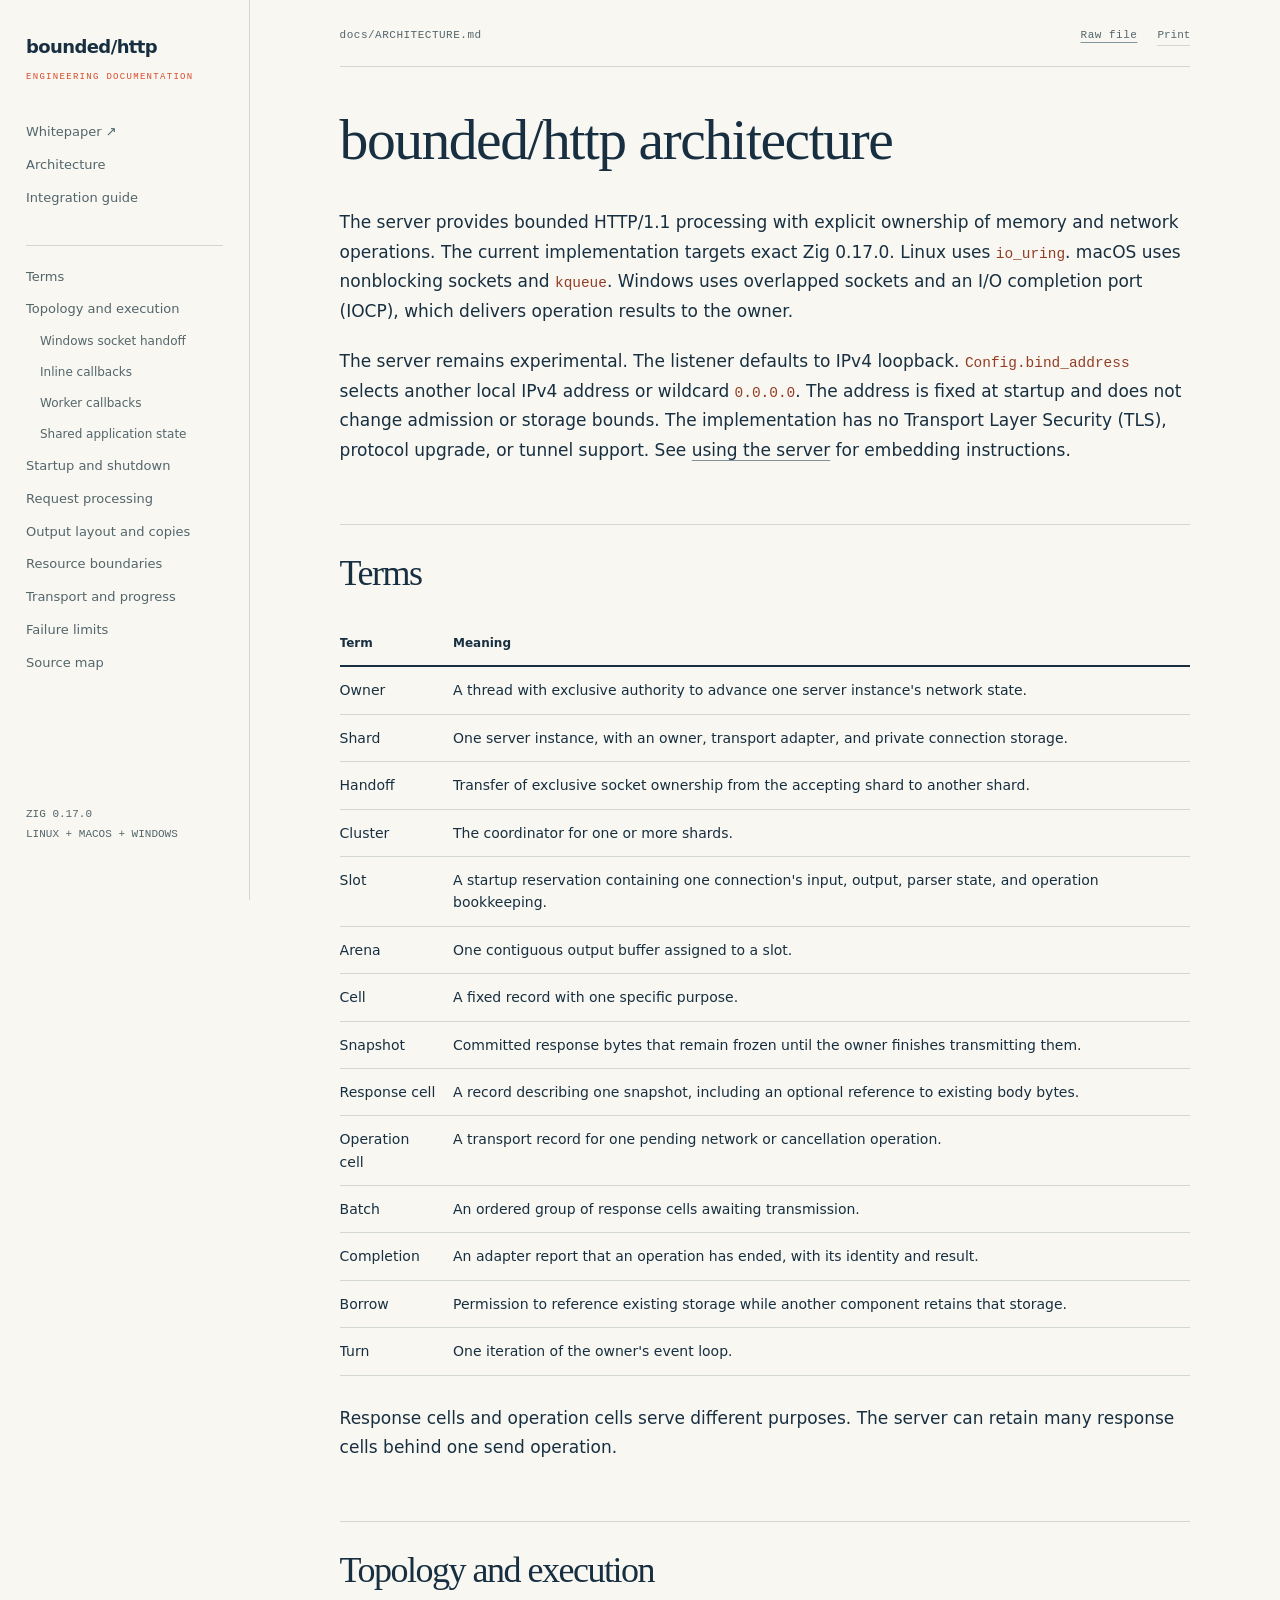
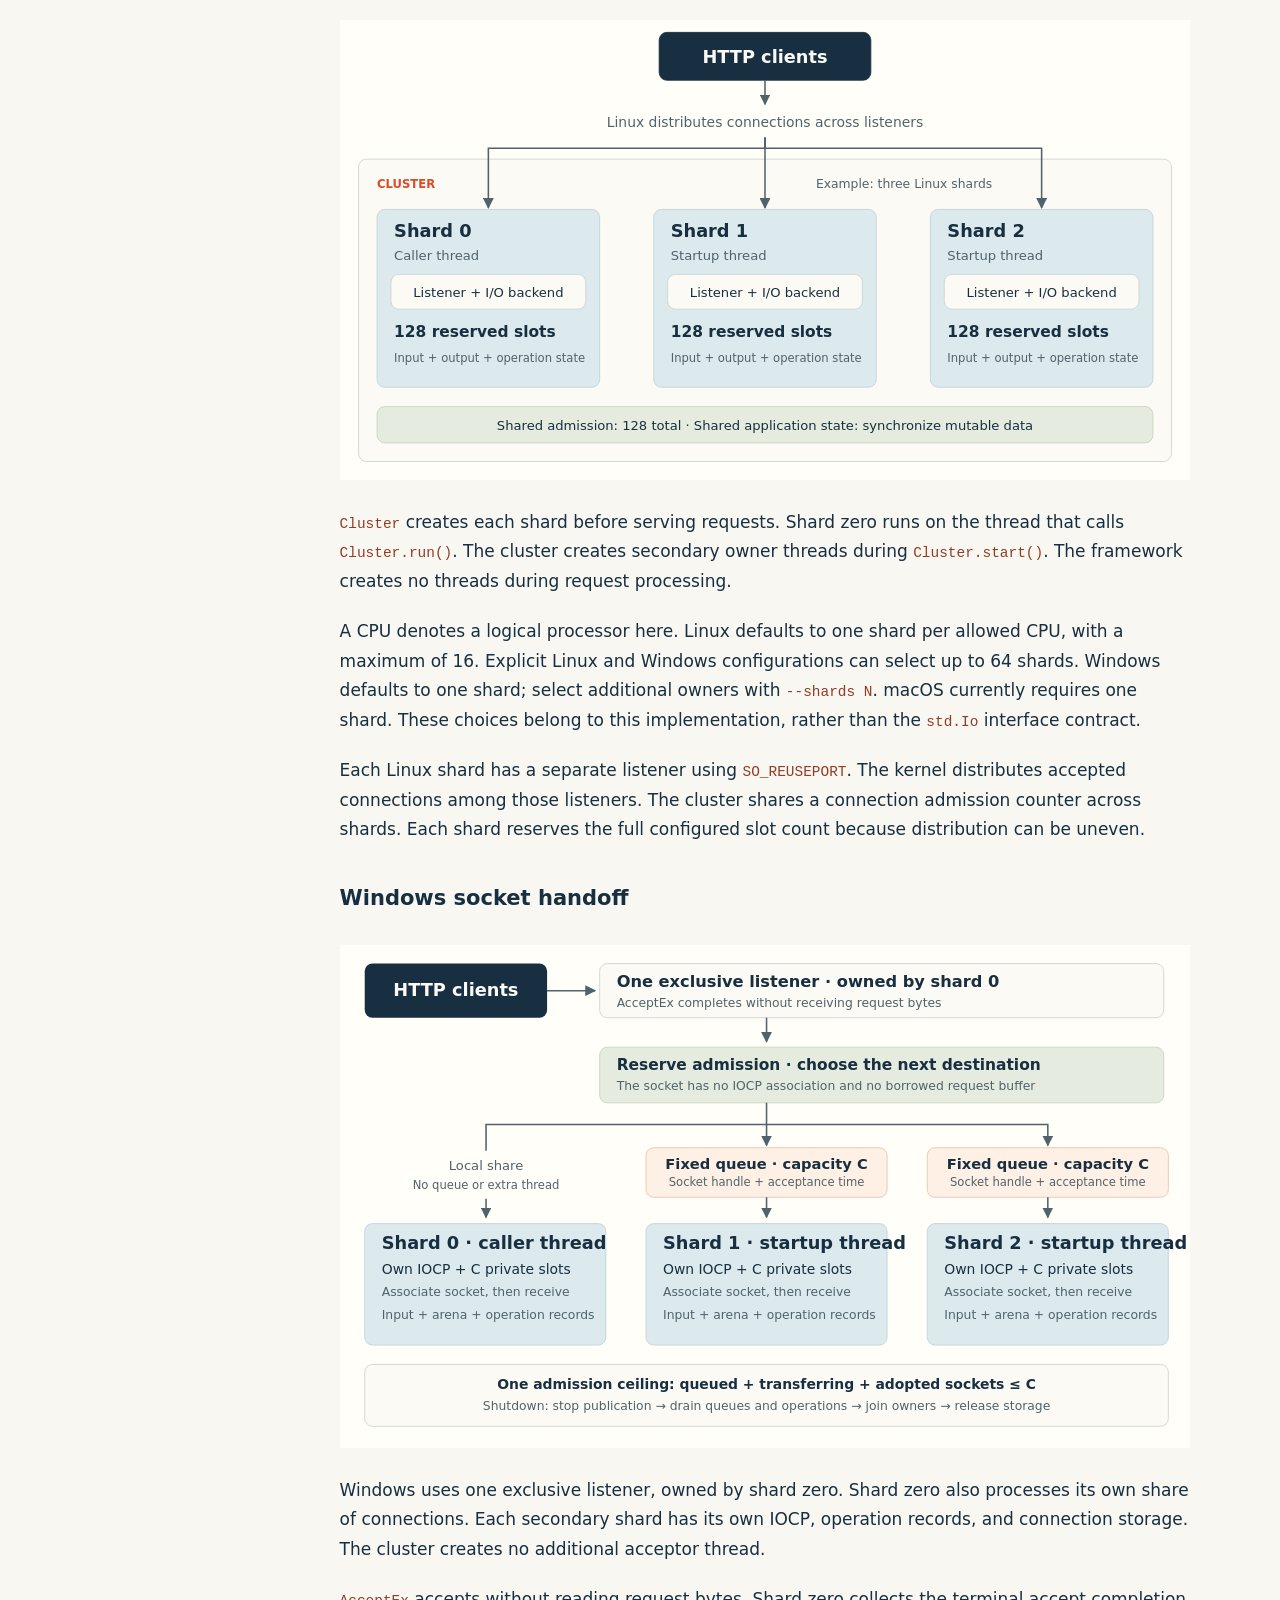
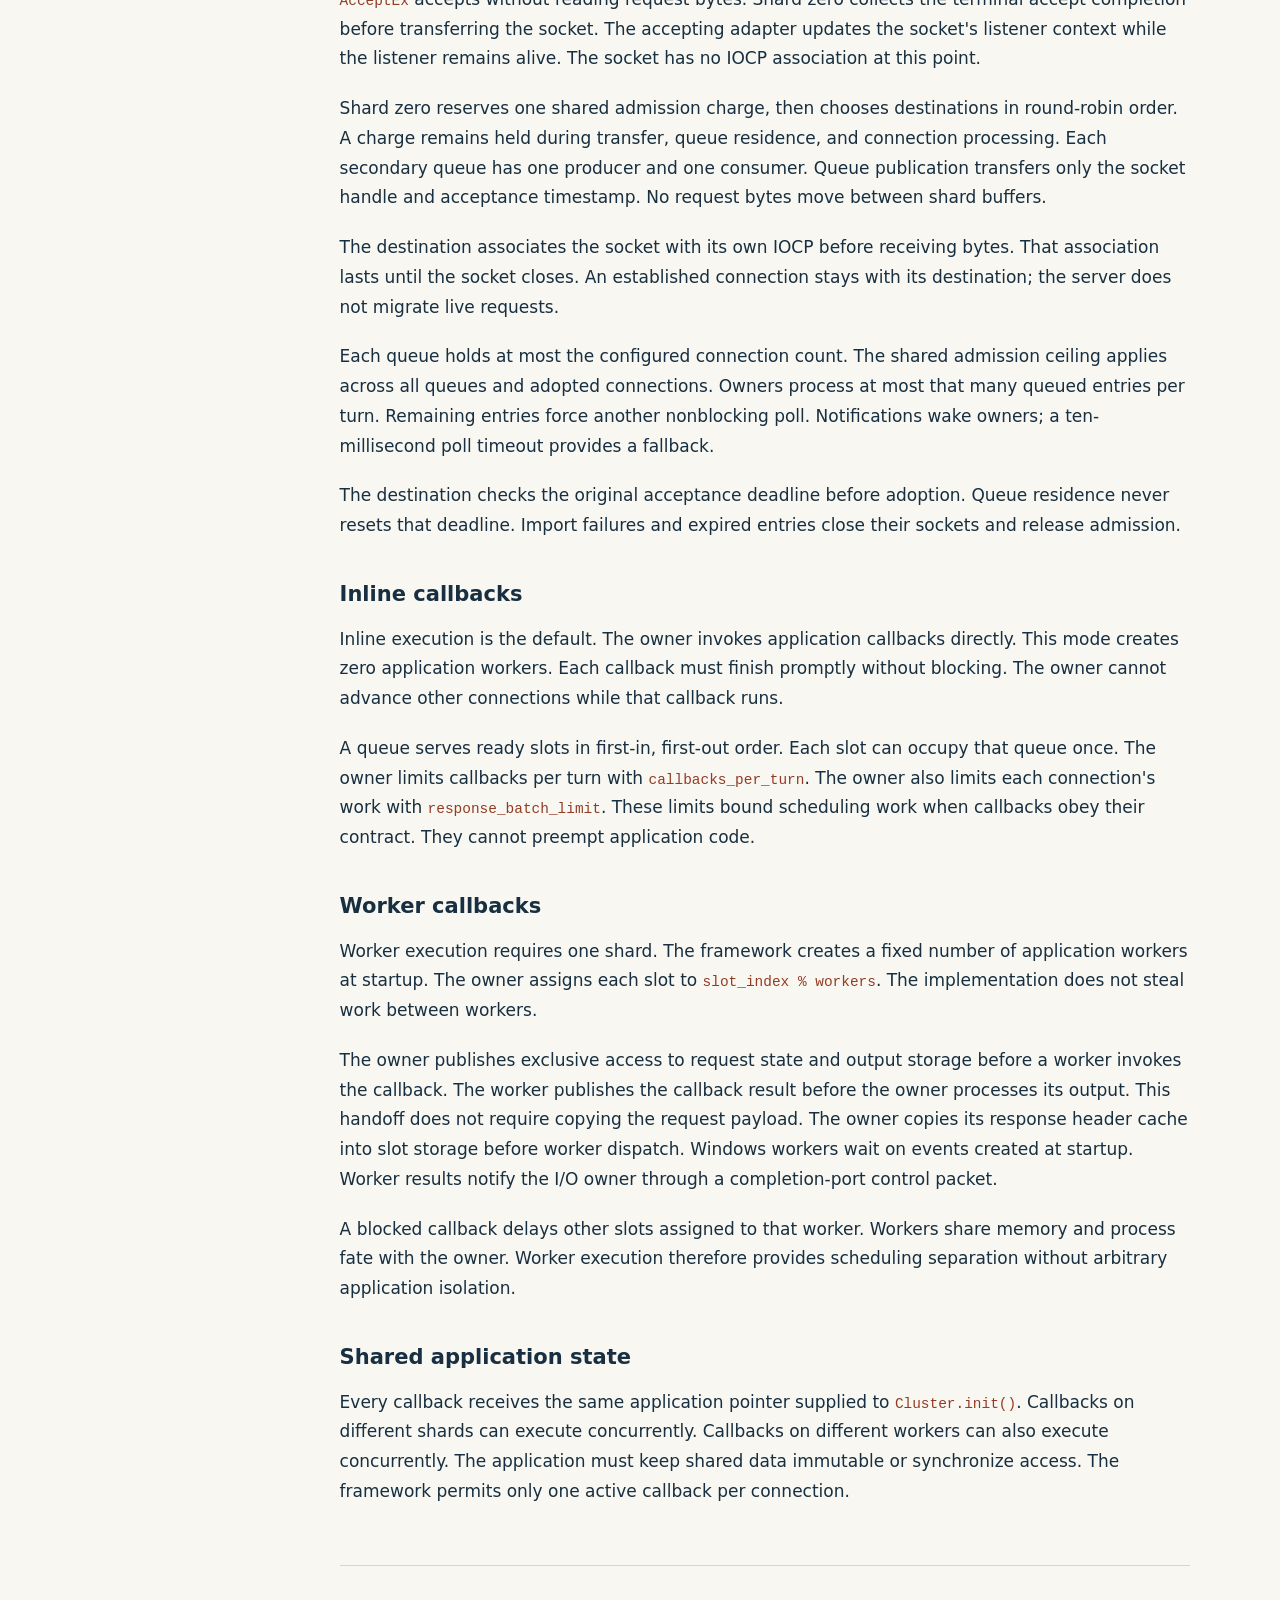
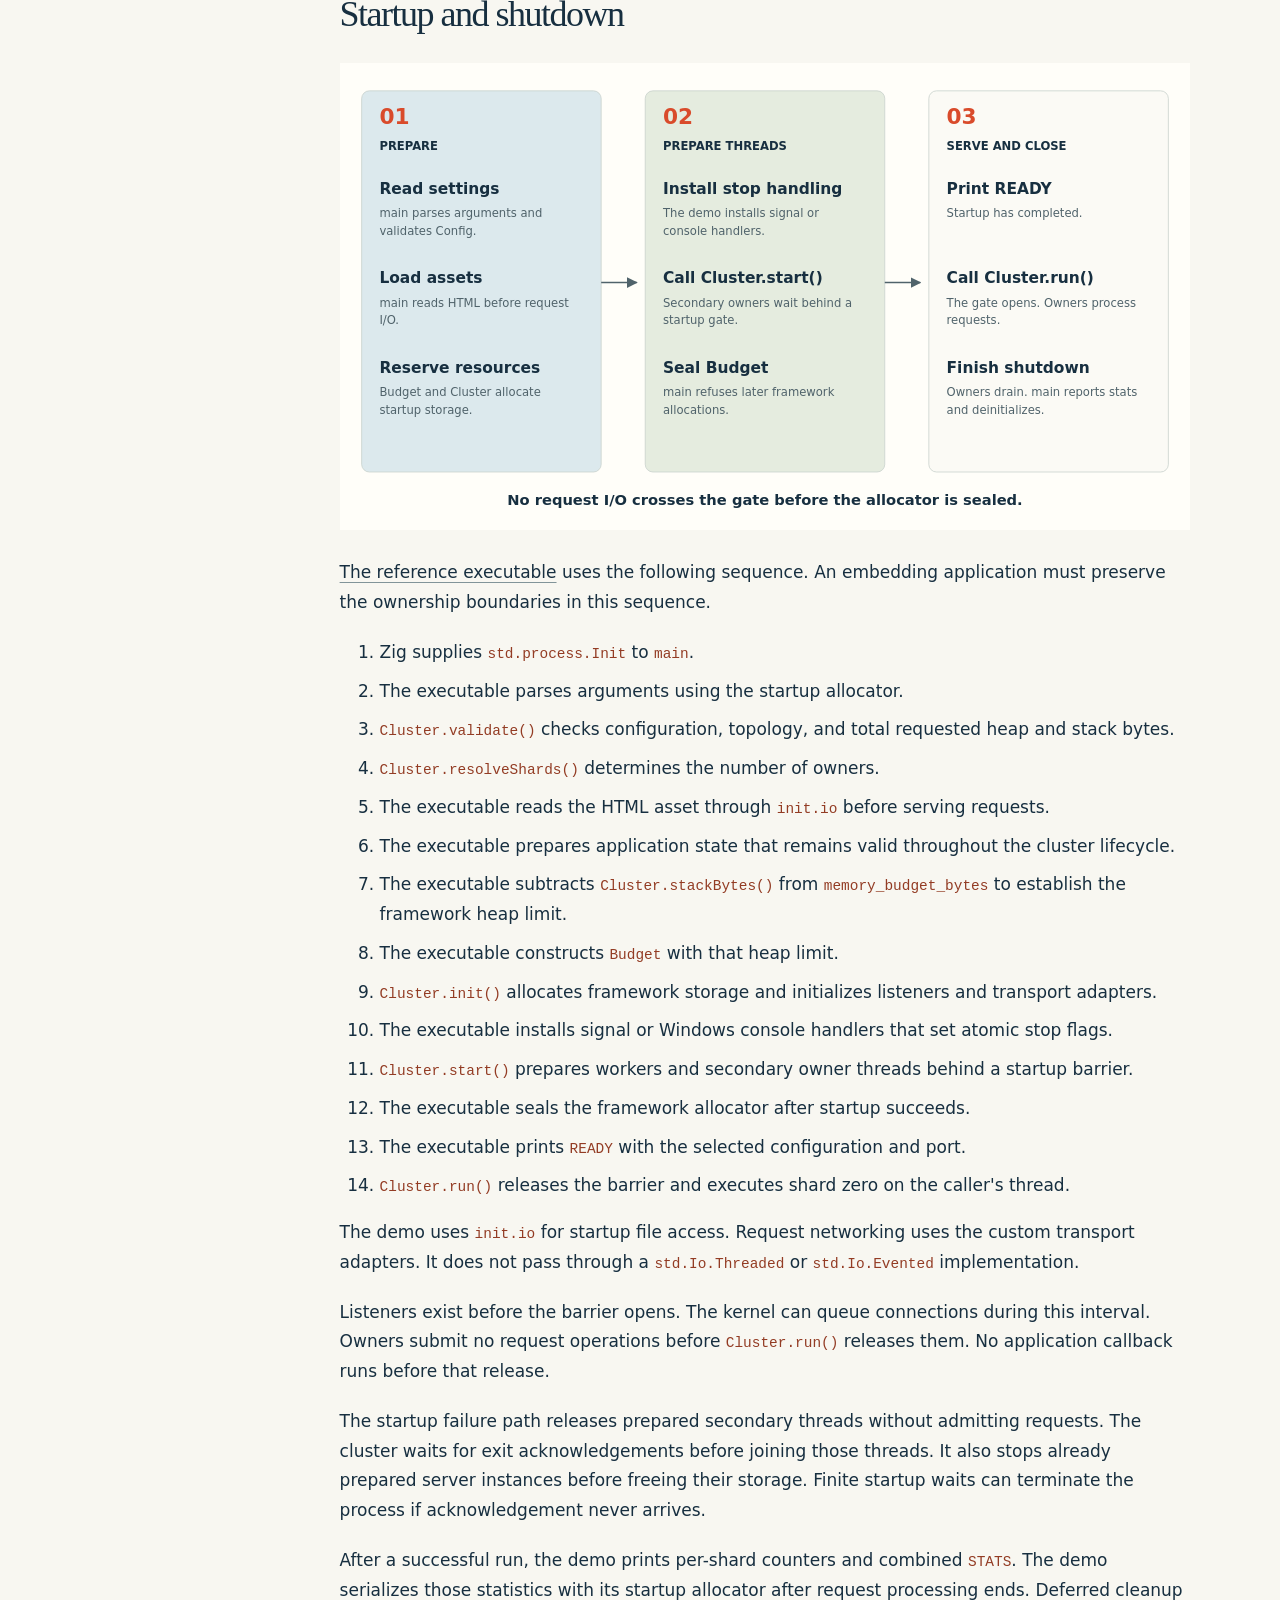
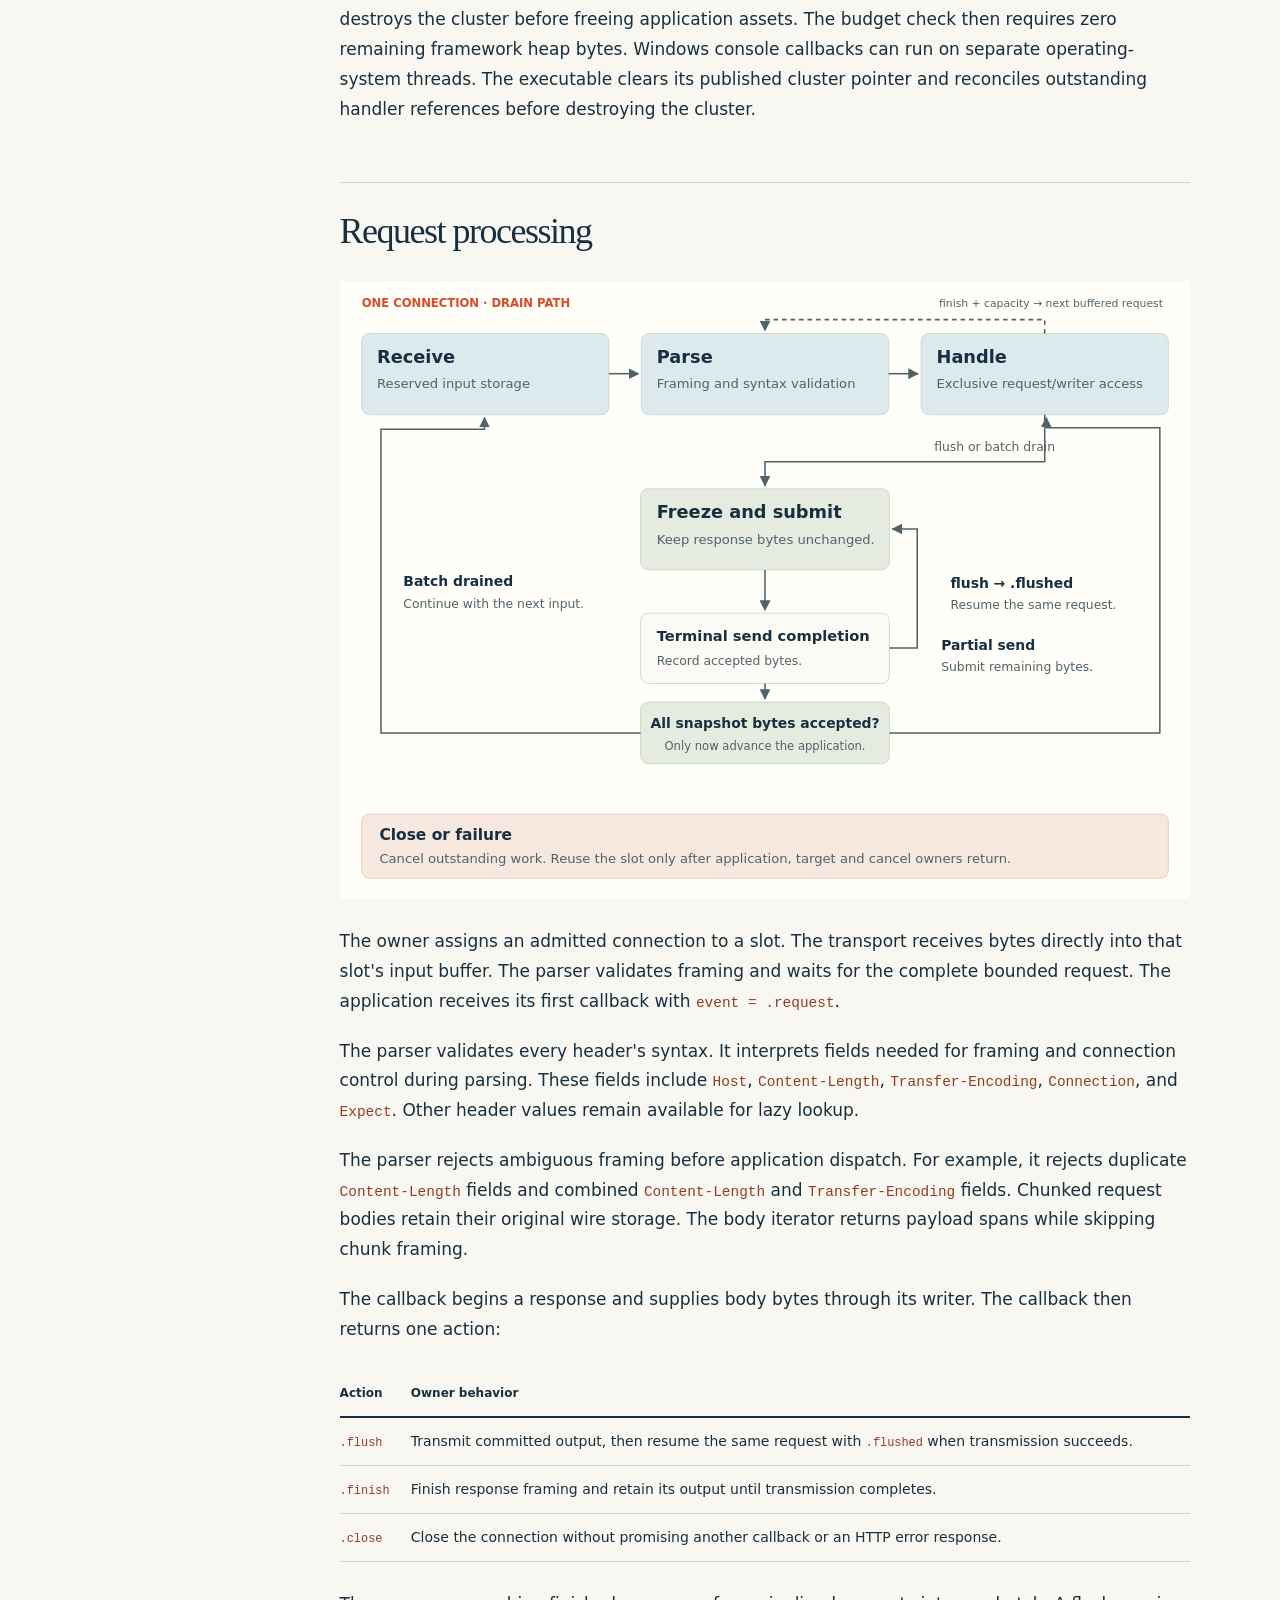
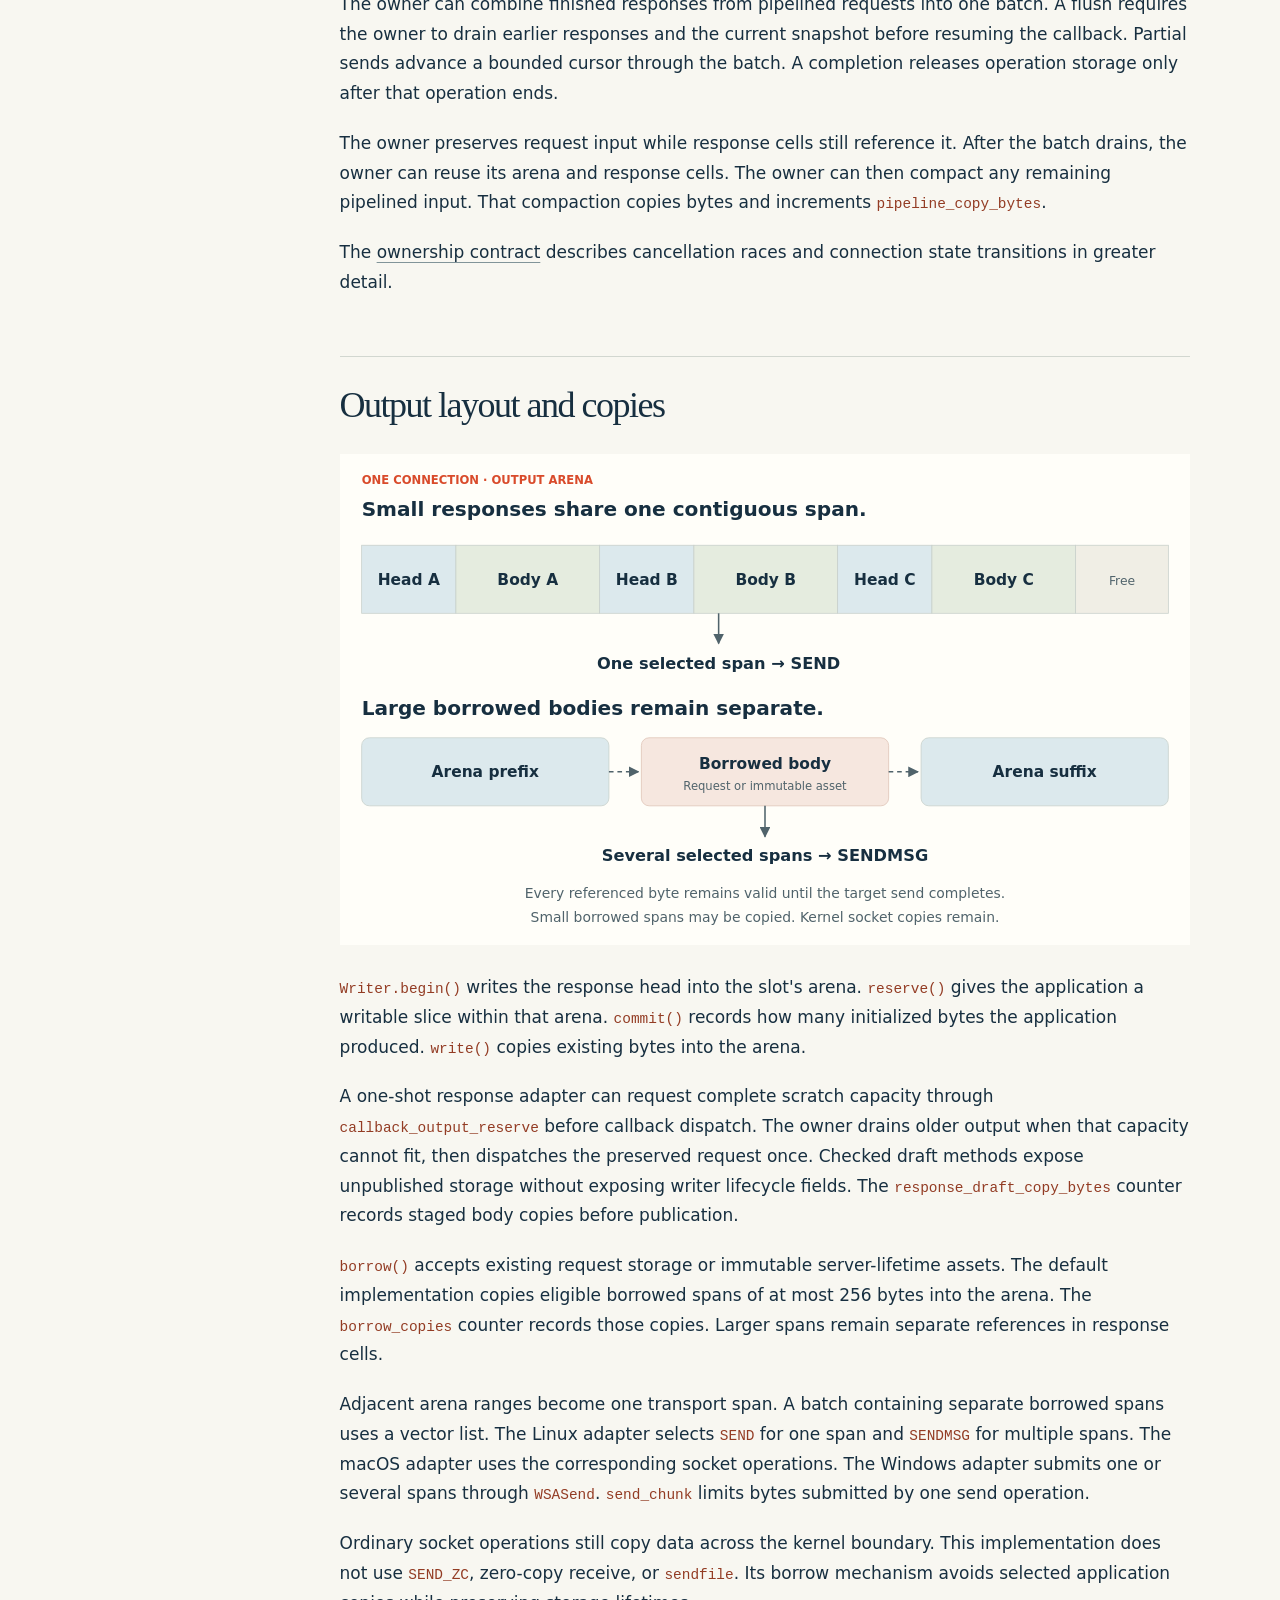
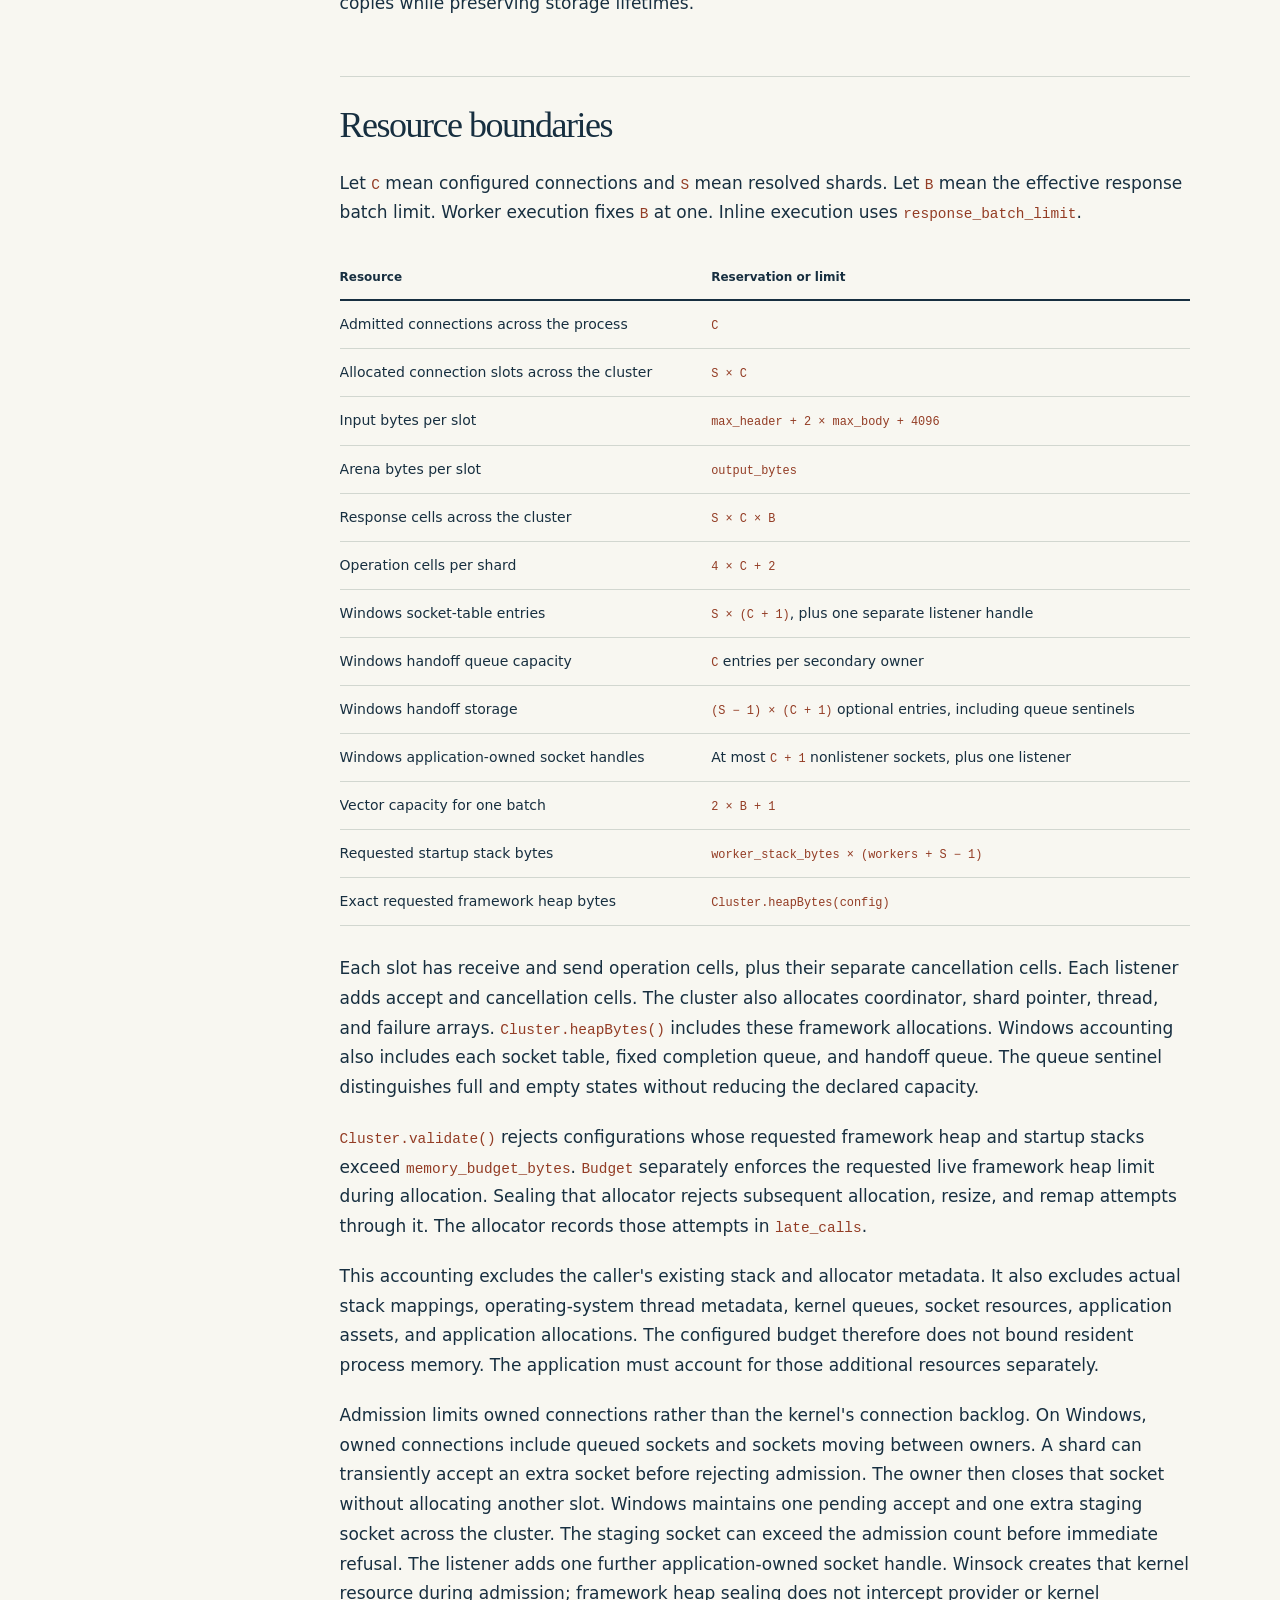
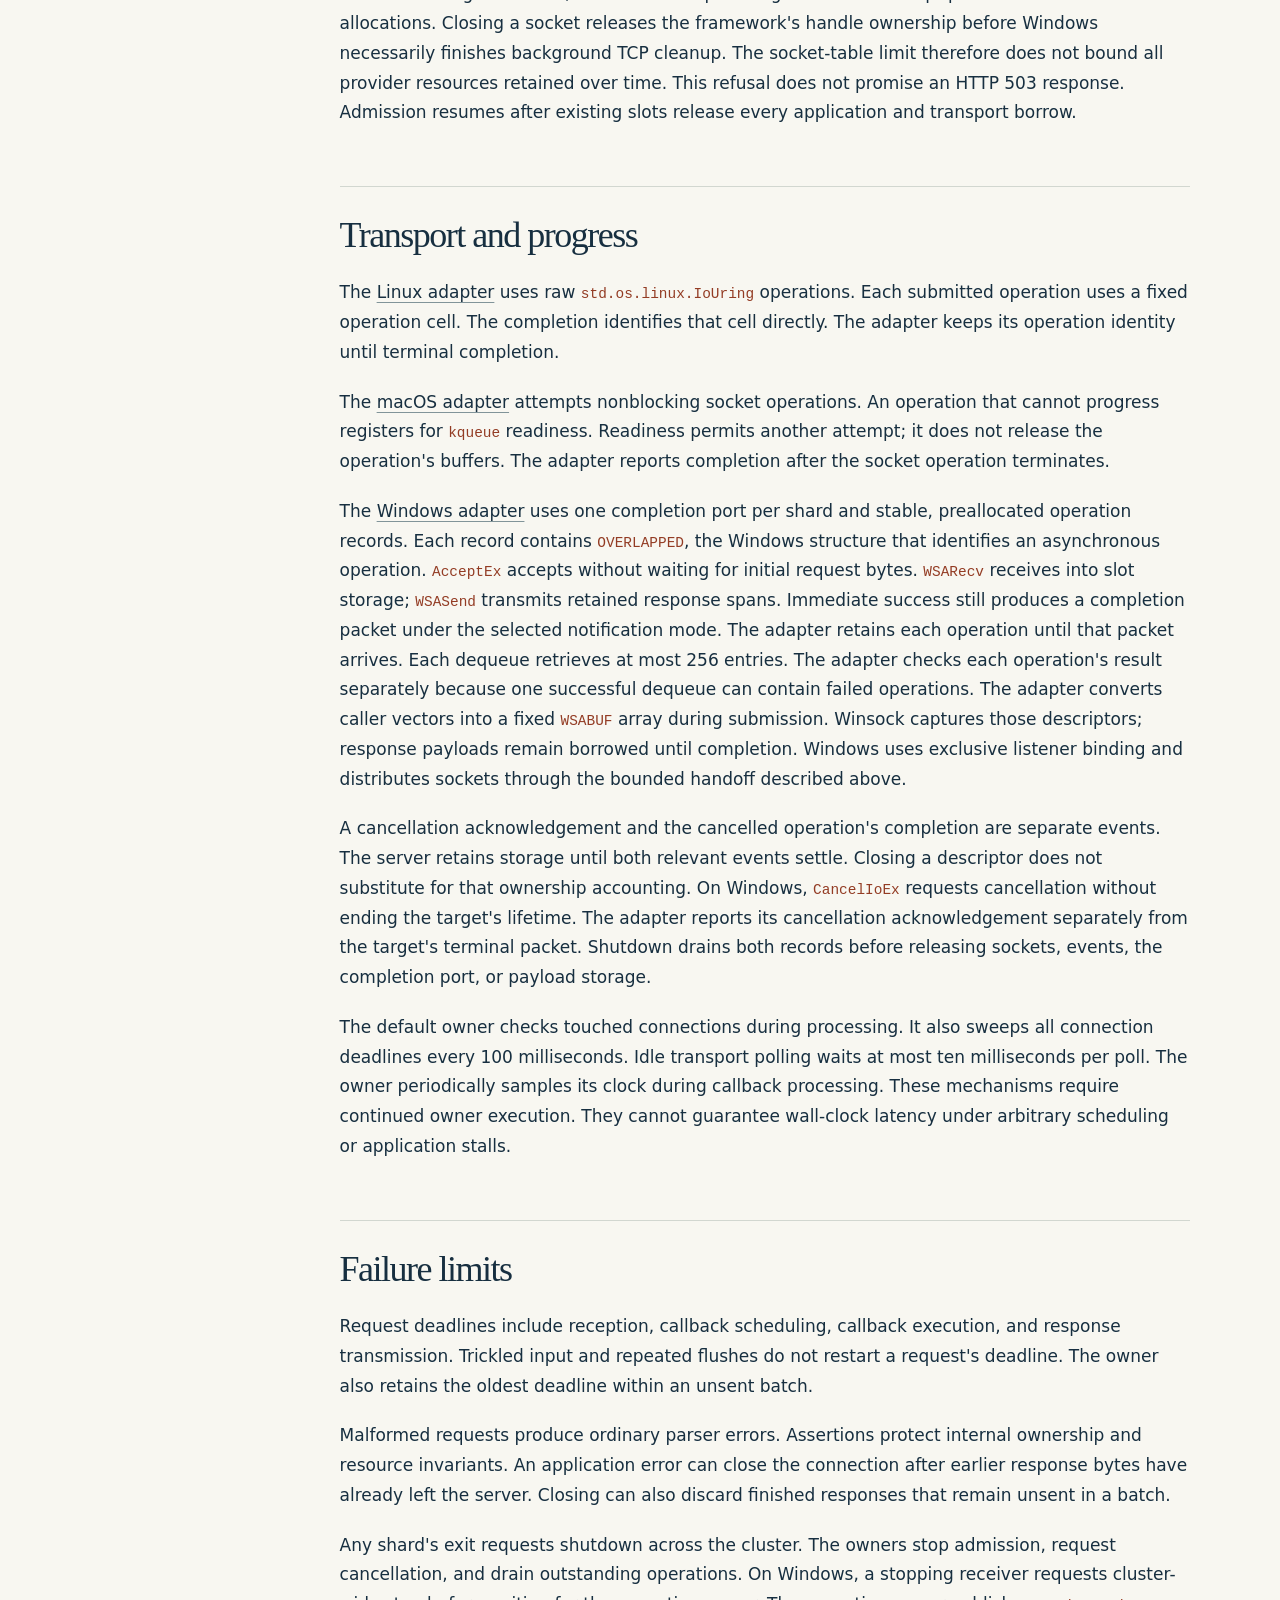
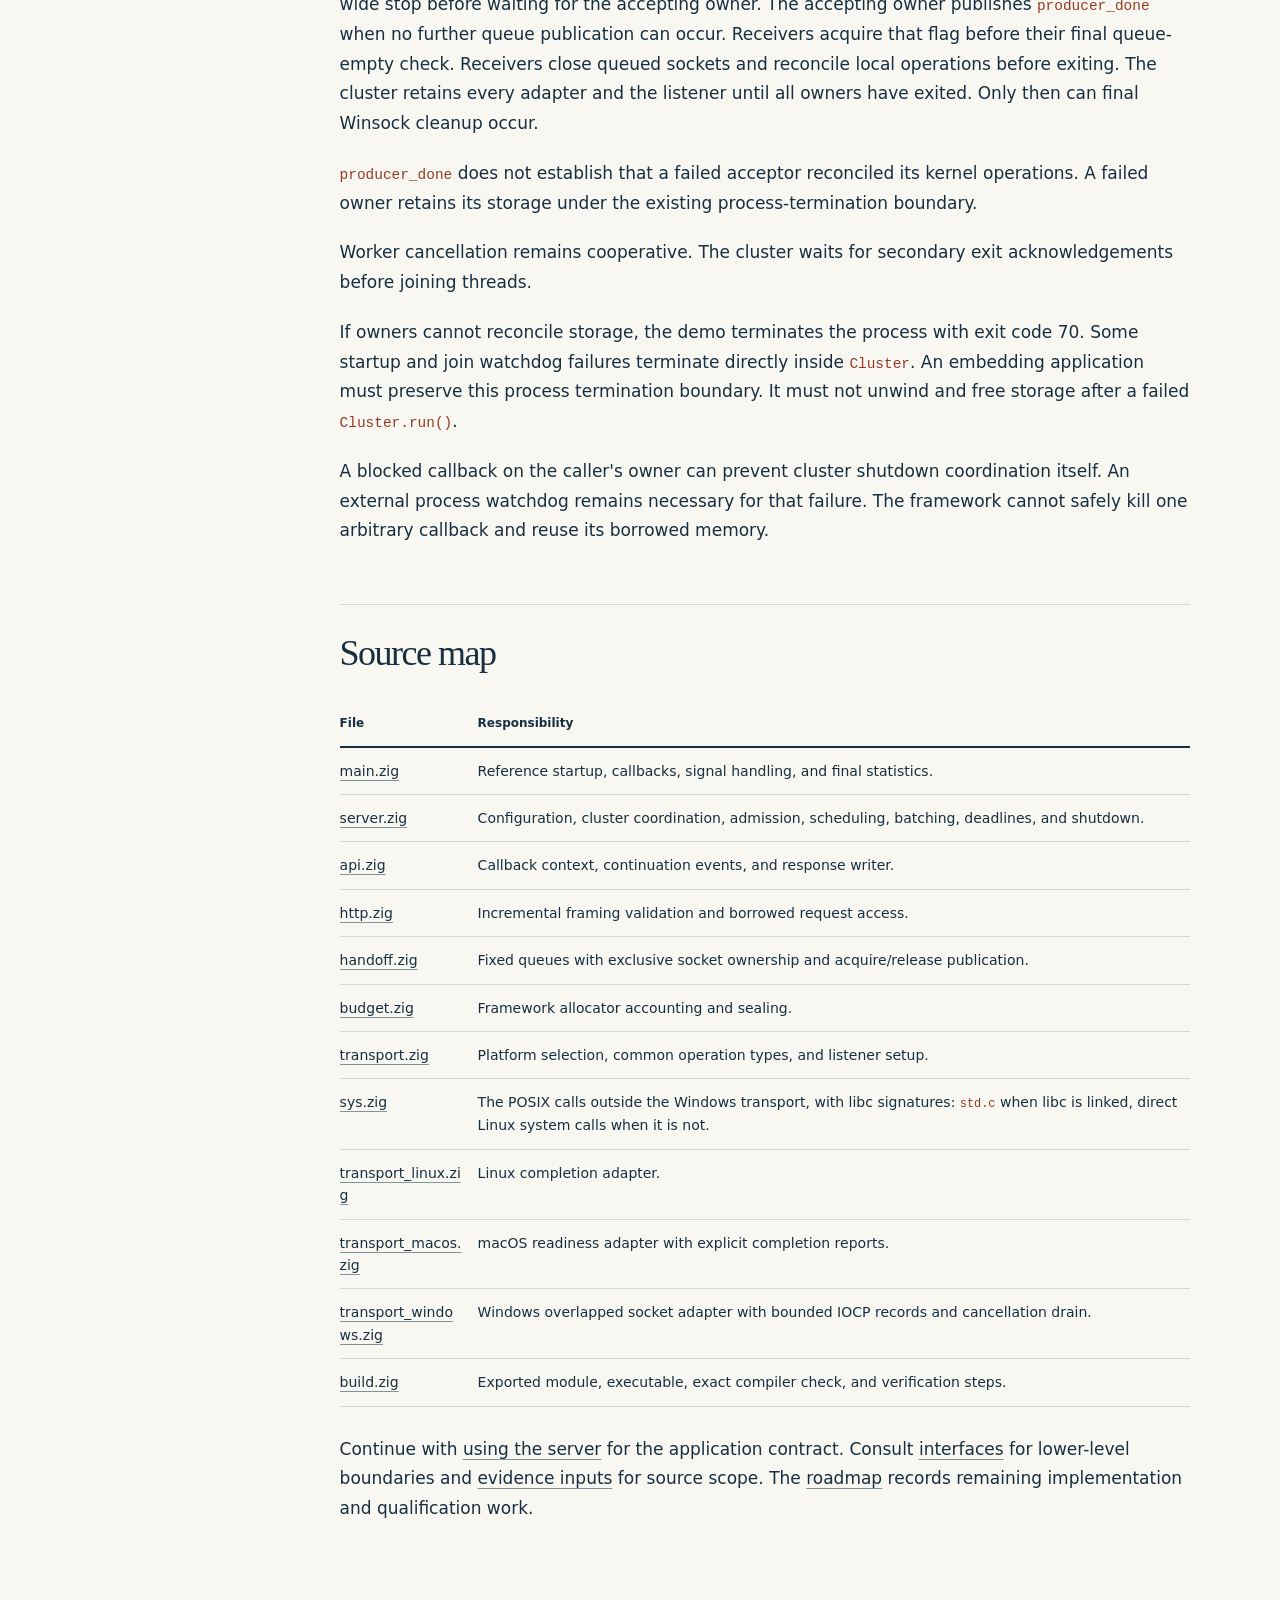
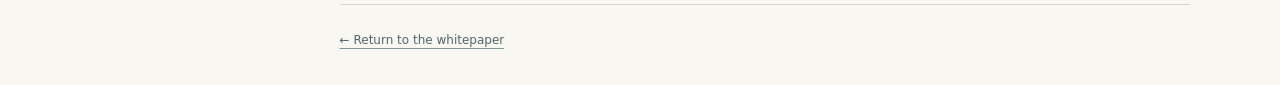
<file: docs/read.html>
<!doctype html>
<html lang="en">
<head>
<meta charset="utf-8">
<meta name="viewport" content="width=device-width, initial-scale=1">
<meta name="description" content="Read the bounded/http architecture and integration guides.">
<title>Documentation · bounded/http</title>
<link rel="stylesheet" href="reader.css">
<script defer src="site-config.js"></script>
<script defer src="vendor/marked.js"></script>
<script defer src="vendor/purify.js"></script>
<script defer src="vendor/highlight.js"></script>
<script defer src="reader.js"></script>
</head>
<body>
<a class="skip" href="#document">Skip to the document</a>
<aside class="rail">
<a class="brand" href="whitepaper.html">bounded/http<small>ENGINEERING DOCUMENTATION</small></a>
<nav aria-label="Documents"><a href="whitepaper.html">Whitepaper ↗</a><a href="read.html?file=docs/ARCHITECTURE.md">Architecture</a><a href="read.html?file=docs/USING.md">Integration guide</a></nav>
<nav id="contents" aria-label="On this page"></nav>
<p class="rail-note">ZIG 0.17.0<br>LINUX + MACOS + WINDOWS</p>
</aside>
<main>
<header class="topline"><span id="file-name">DOCUMENTATION</span><div><a id="raw" hidden>Raw file</a><button id="print" type="button">Print</button></div></header>
<p id="status" role="status" aria-live="polite">Loading the document…</p>
<article id="document" tabindex="-1"></article>
<noscript><p>This reader needs JavaScript. Read the <a href="whitepaper.html">standalone whitepaper</a> without JavaScript.</p></noscript>
<footer><a href="whitepaper.html">← Return to the whitepaper</a><span id="repository-note"></span></footer>
</main>
</body>
</html>
</file>
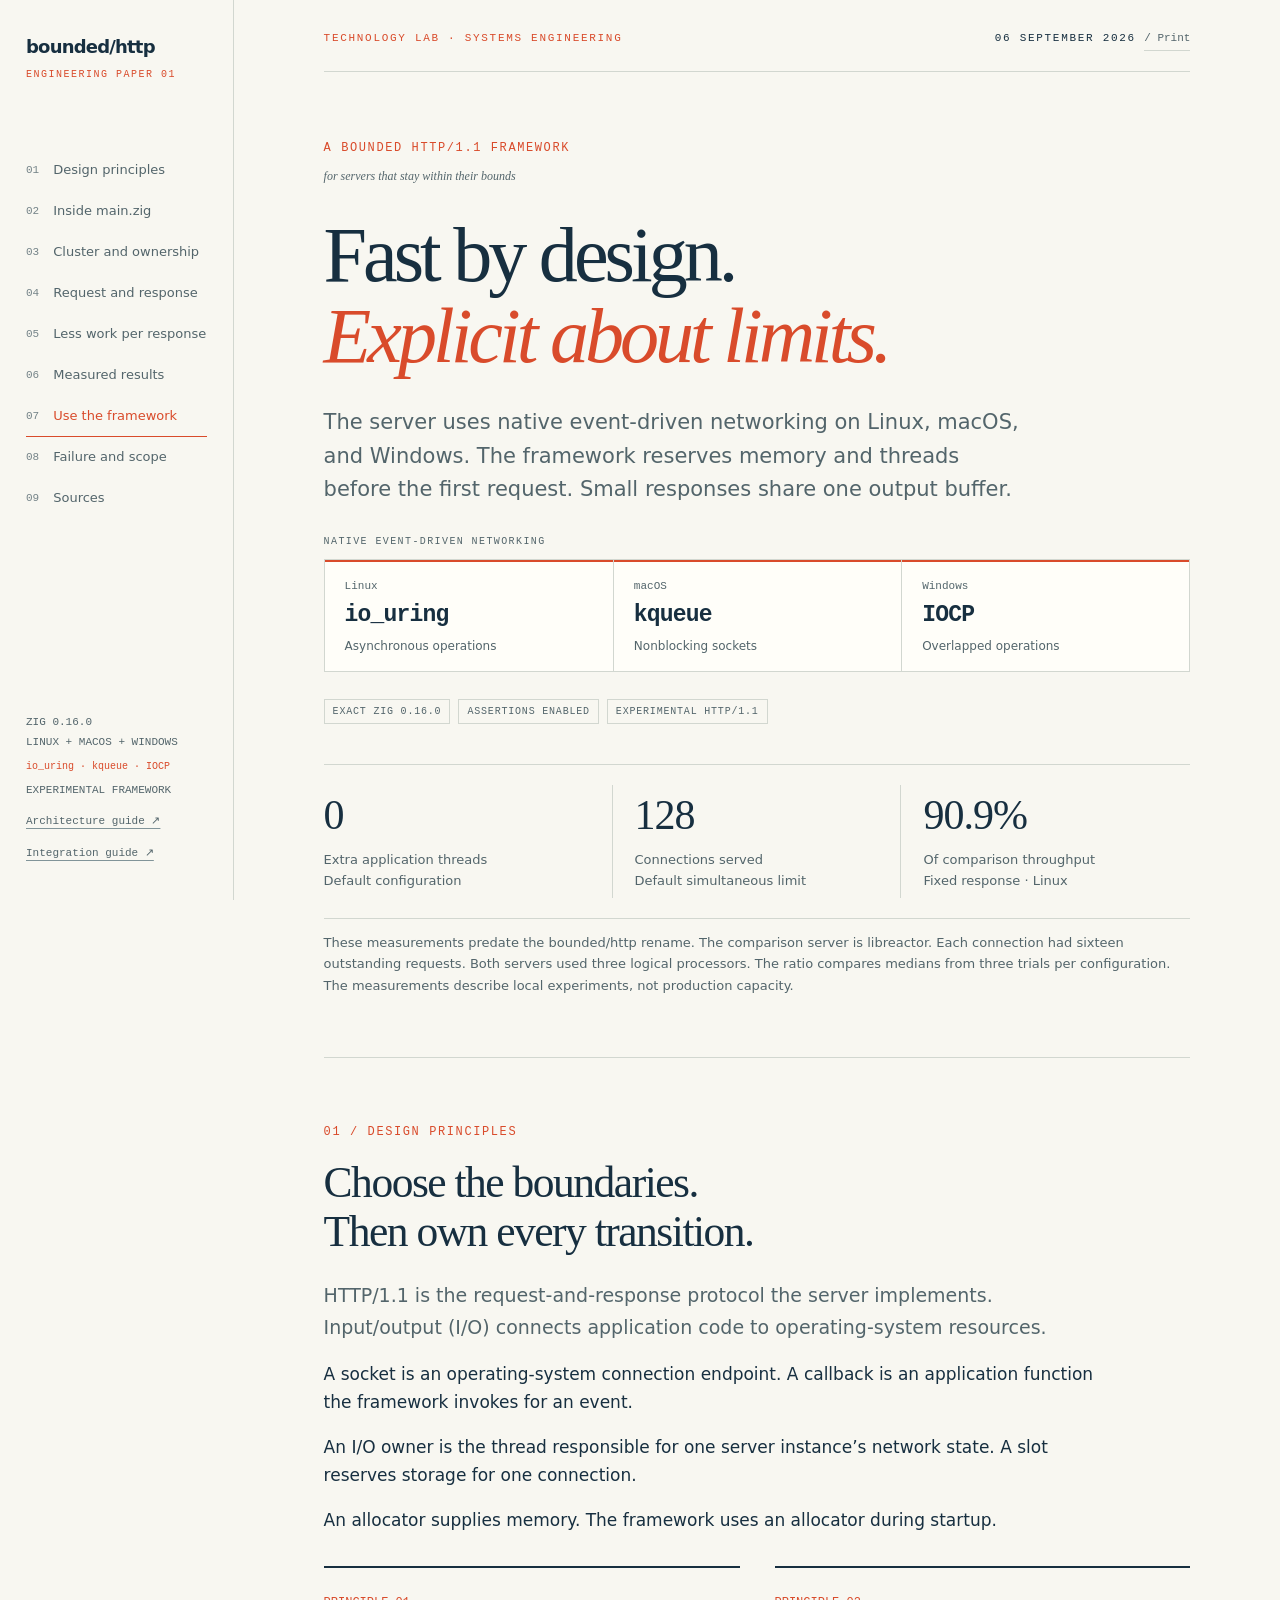
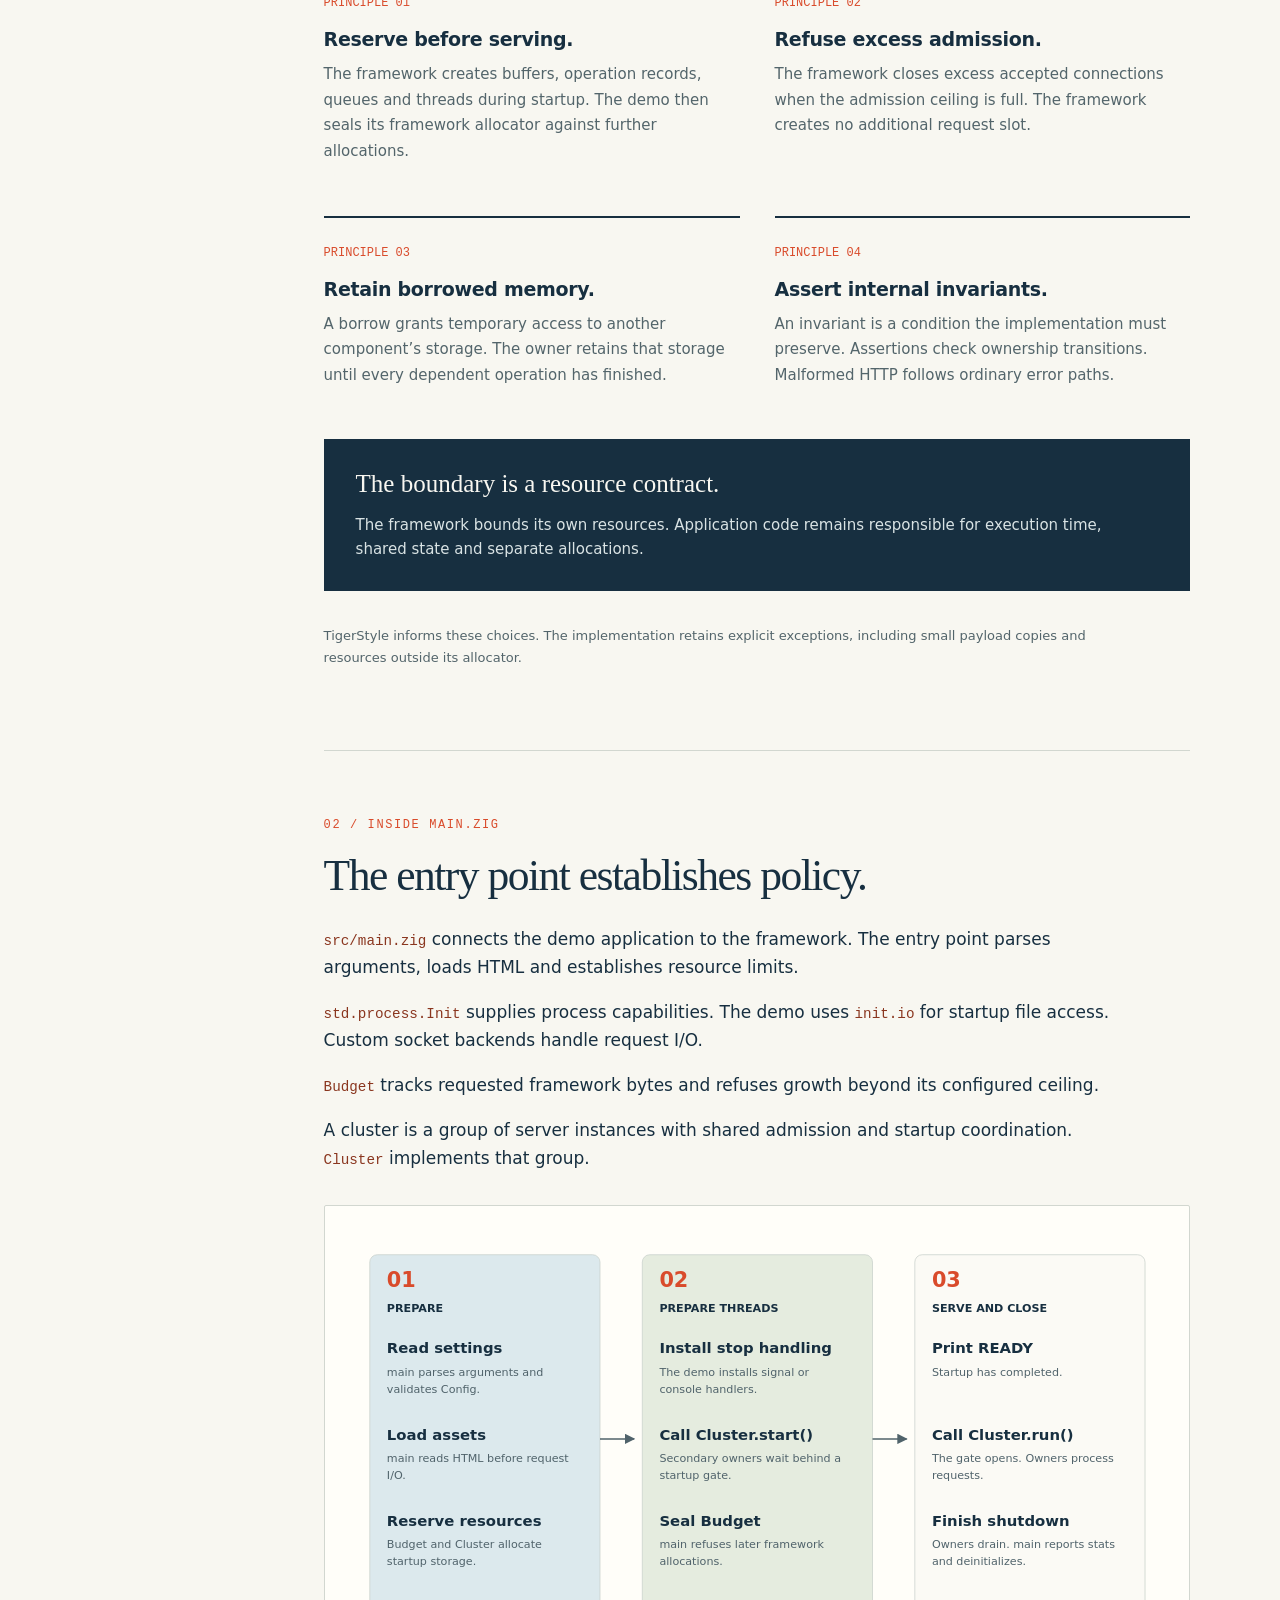
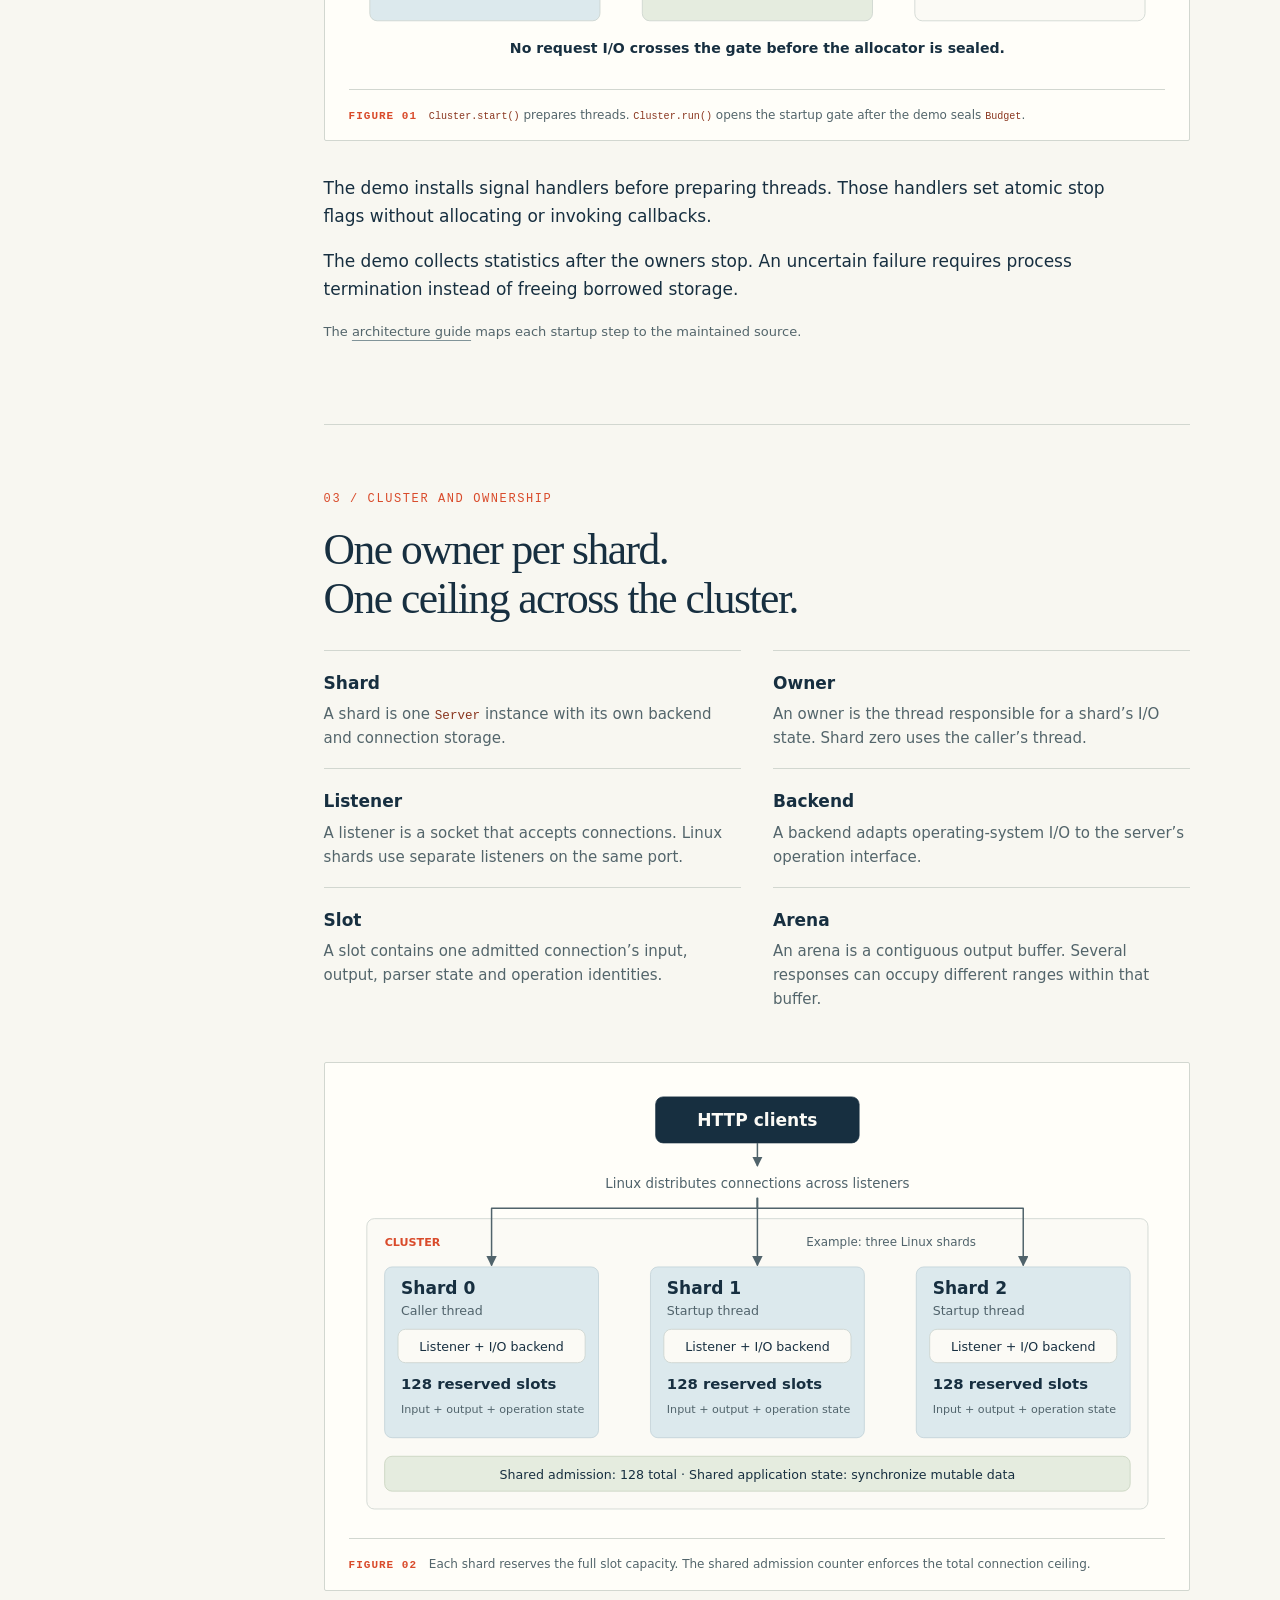
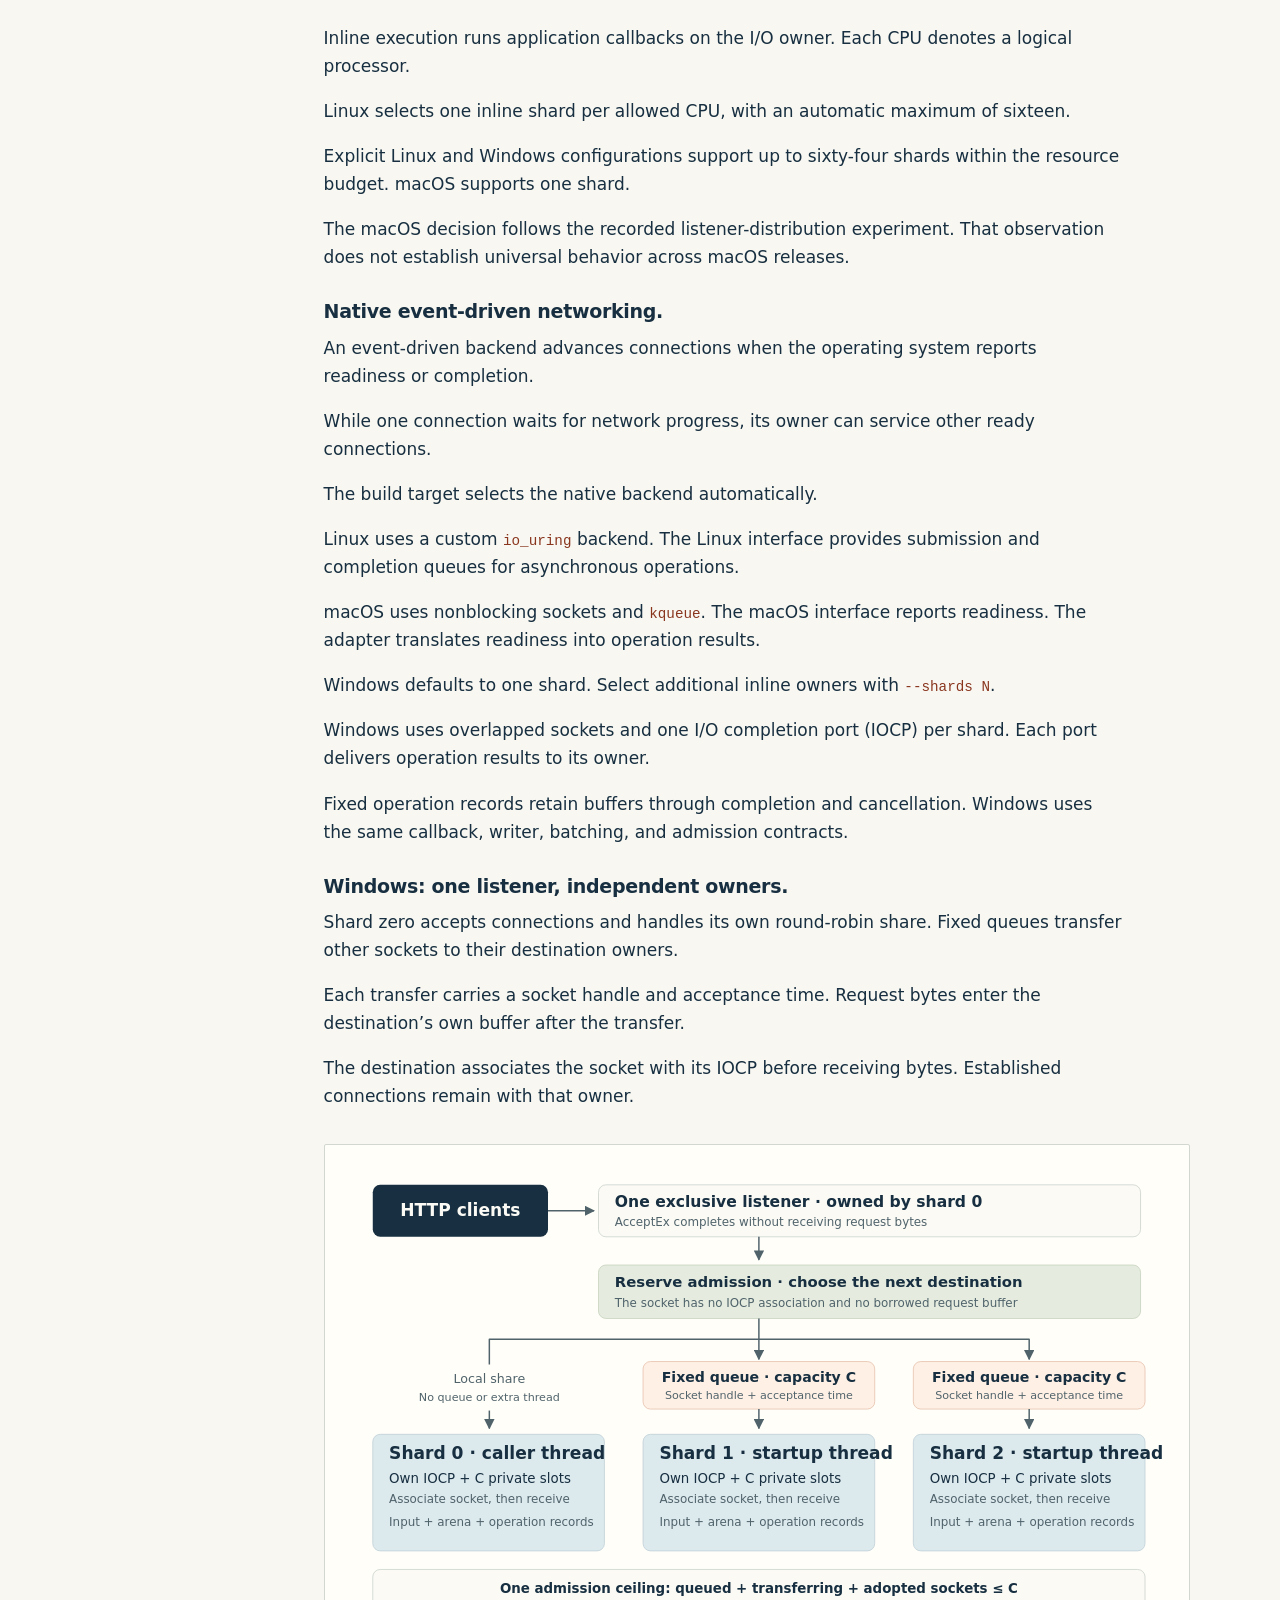
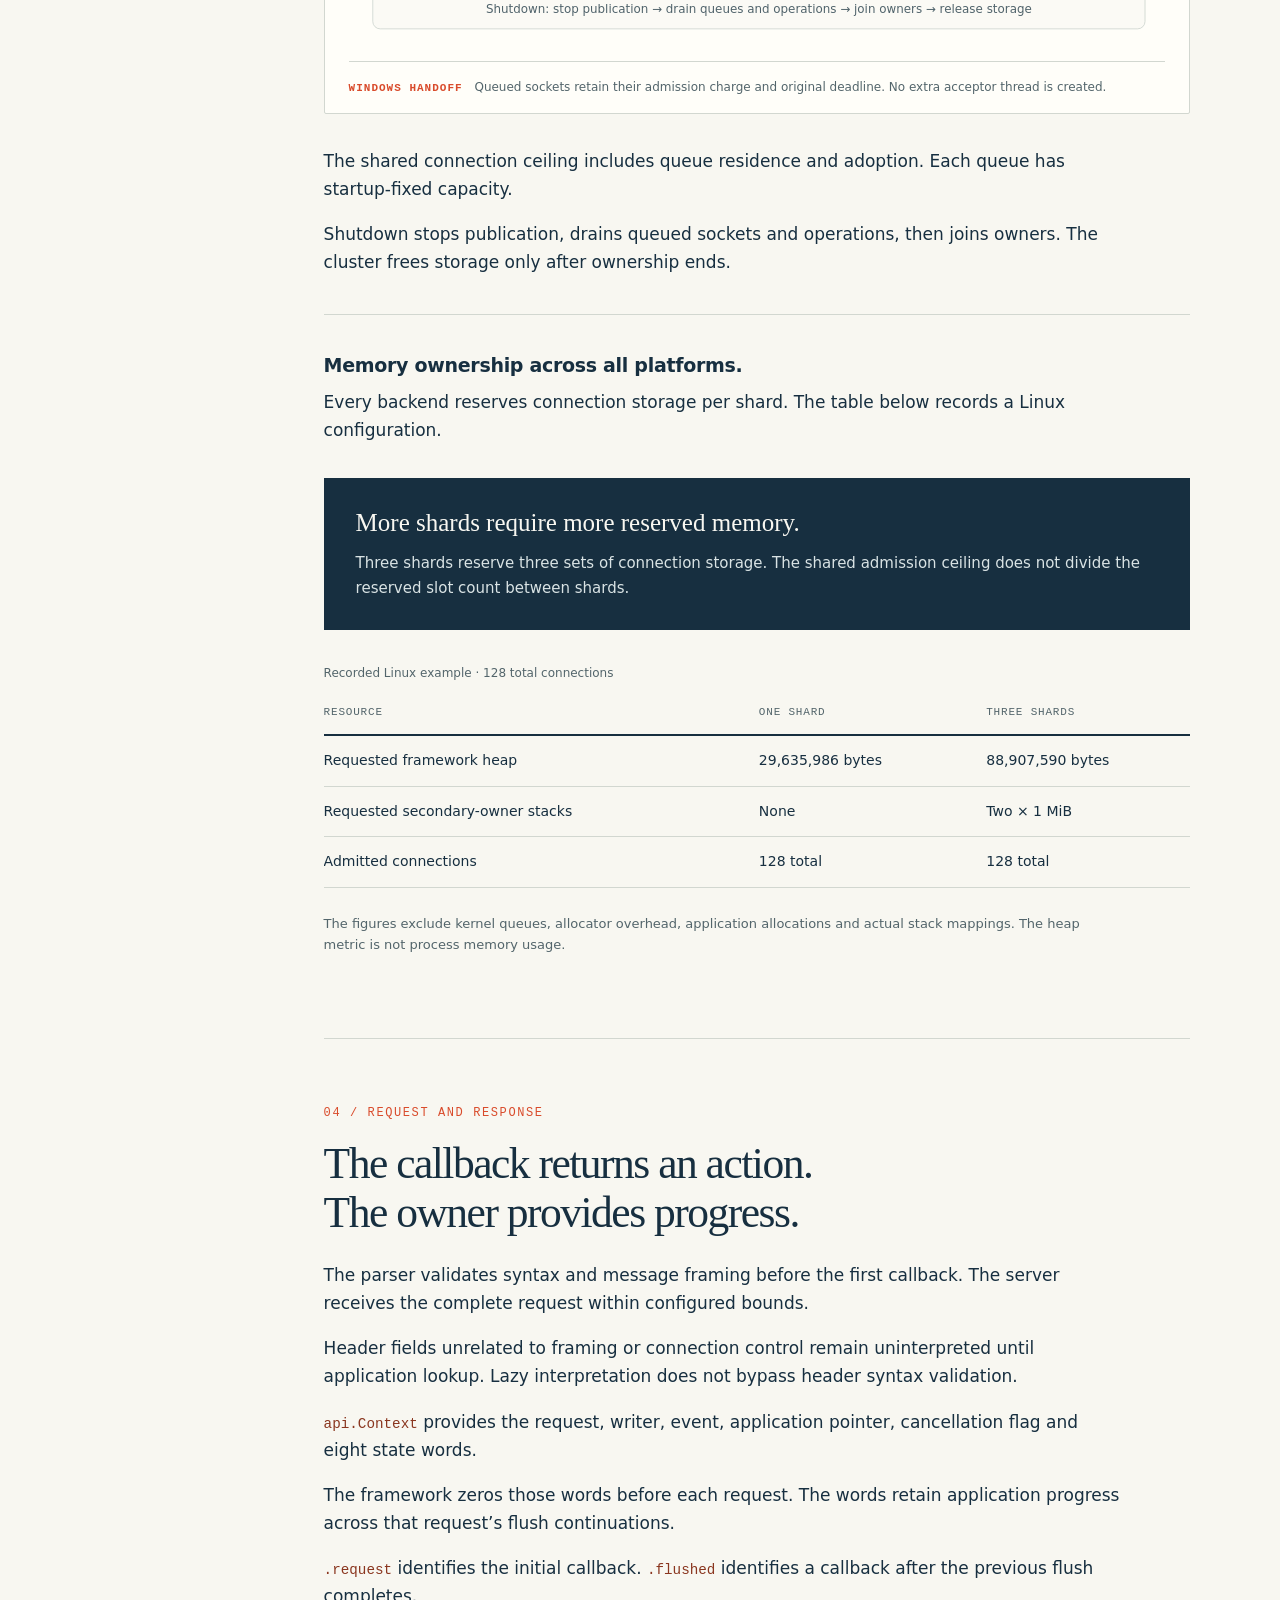
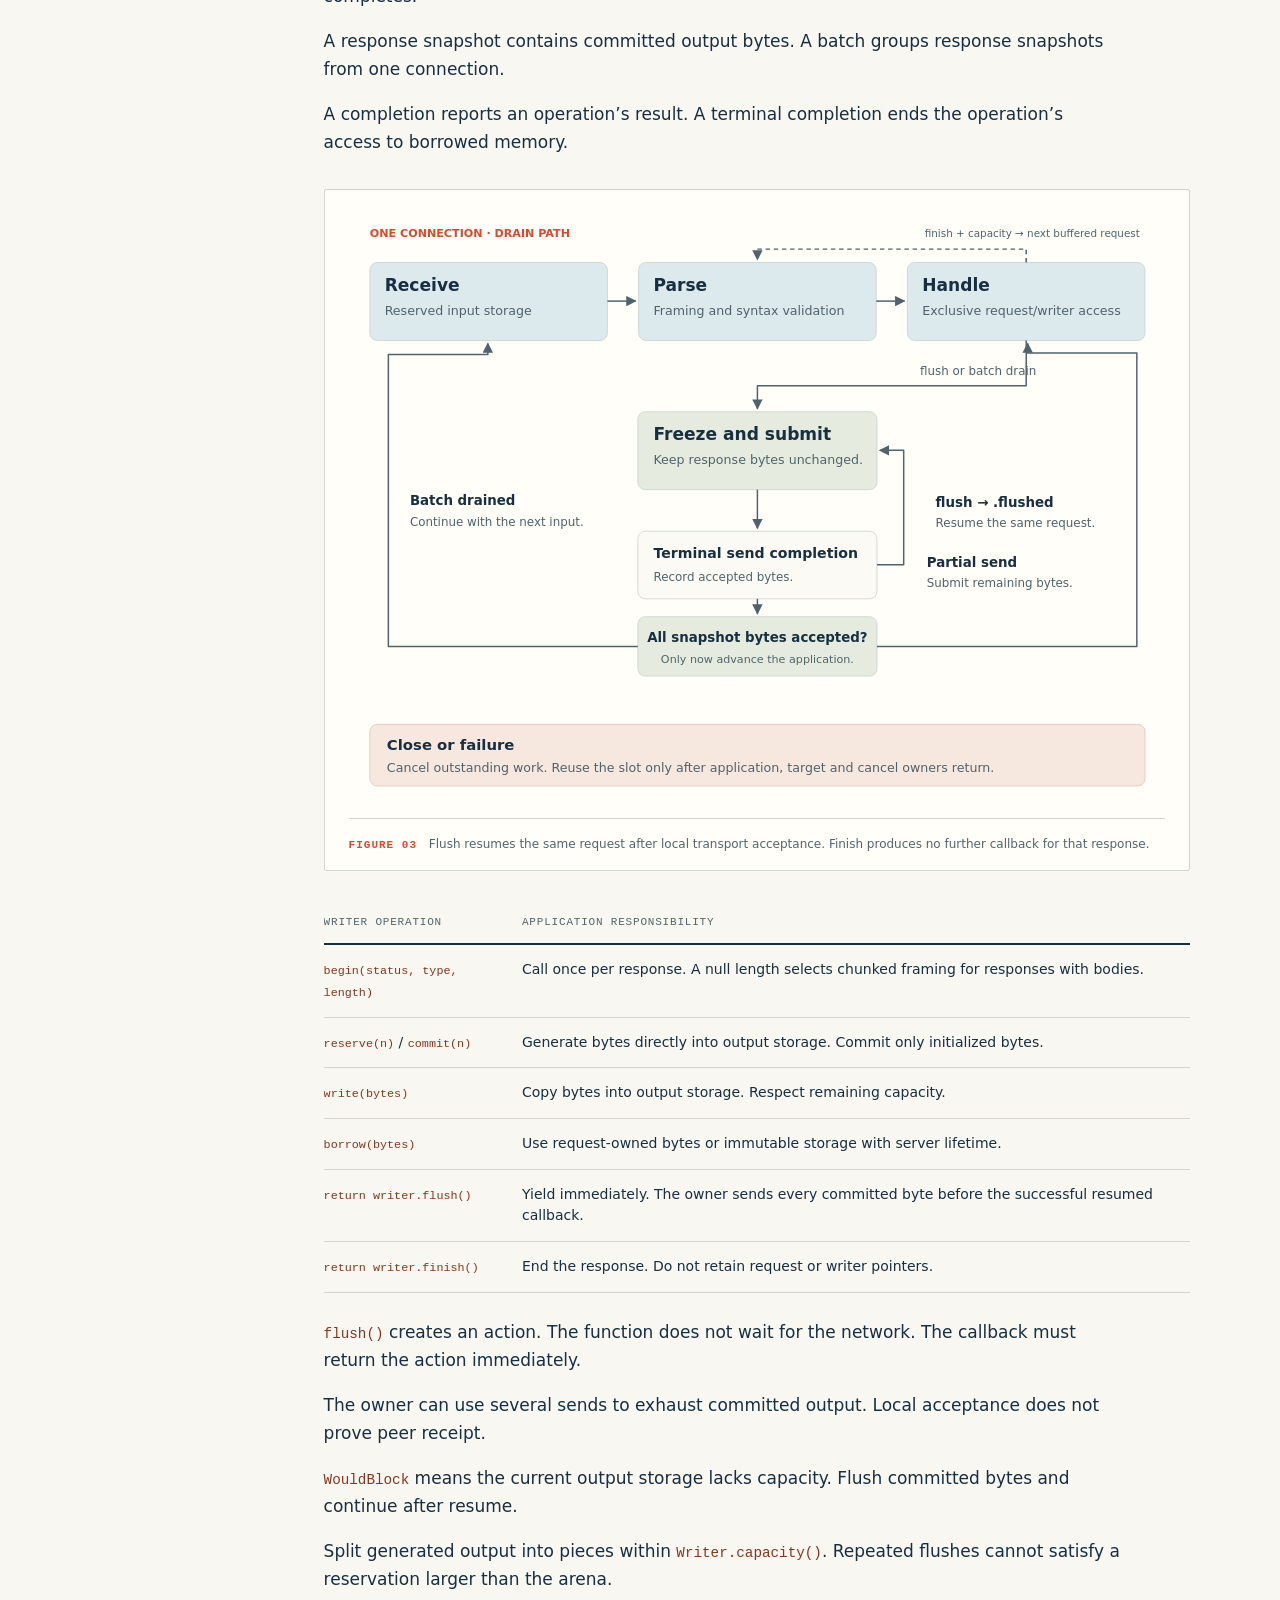
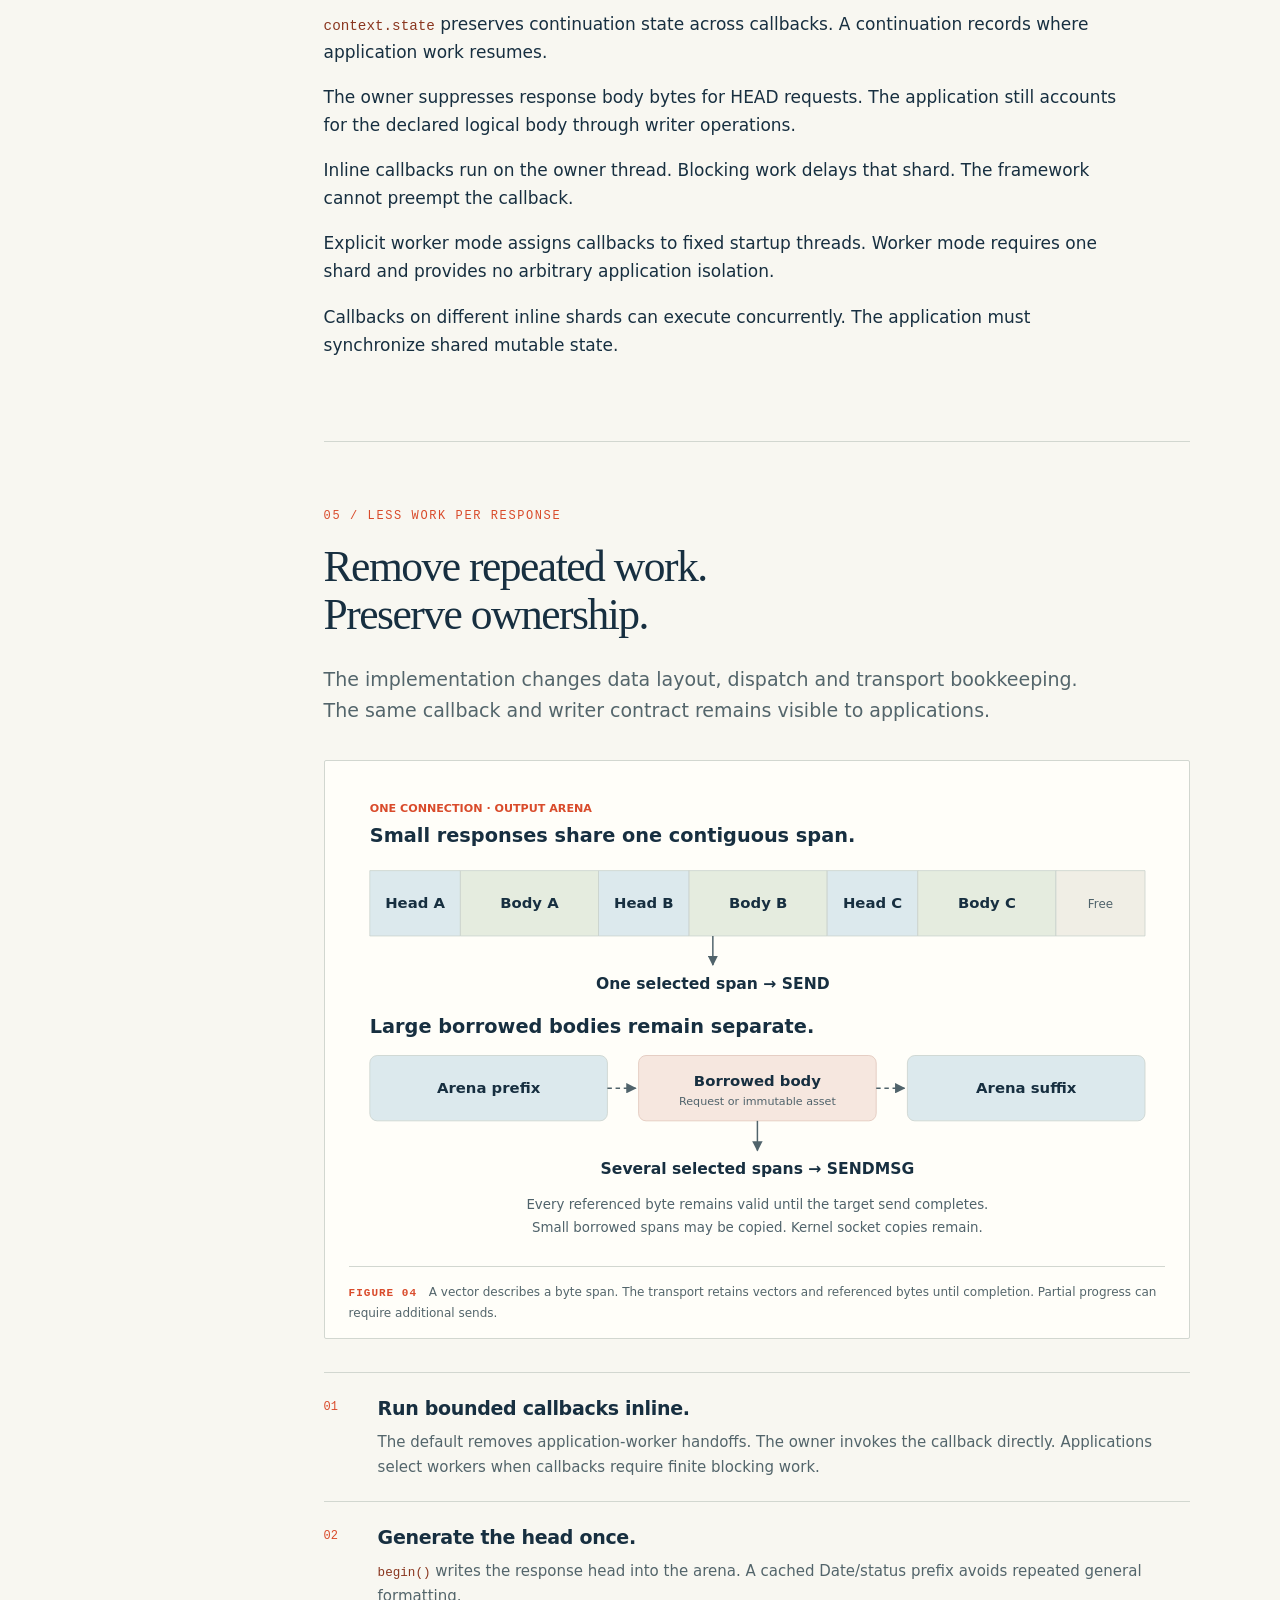
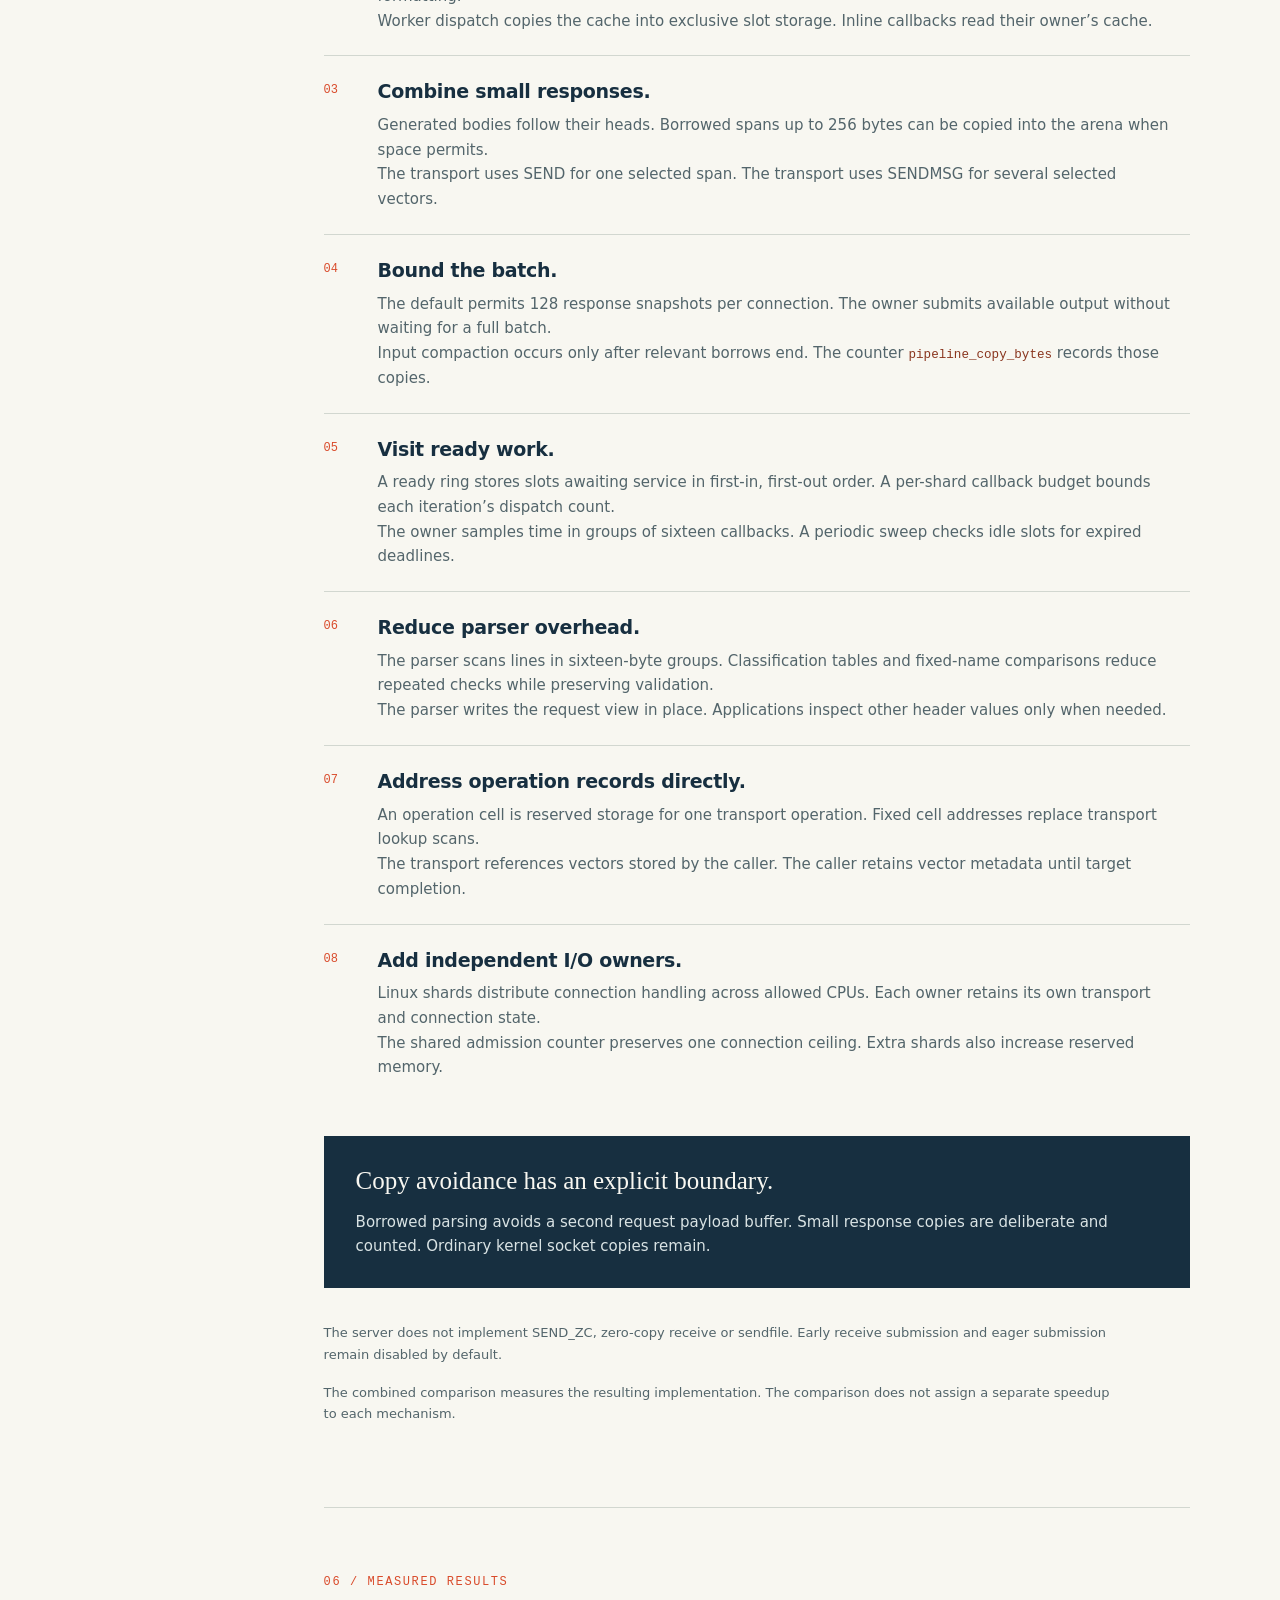
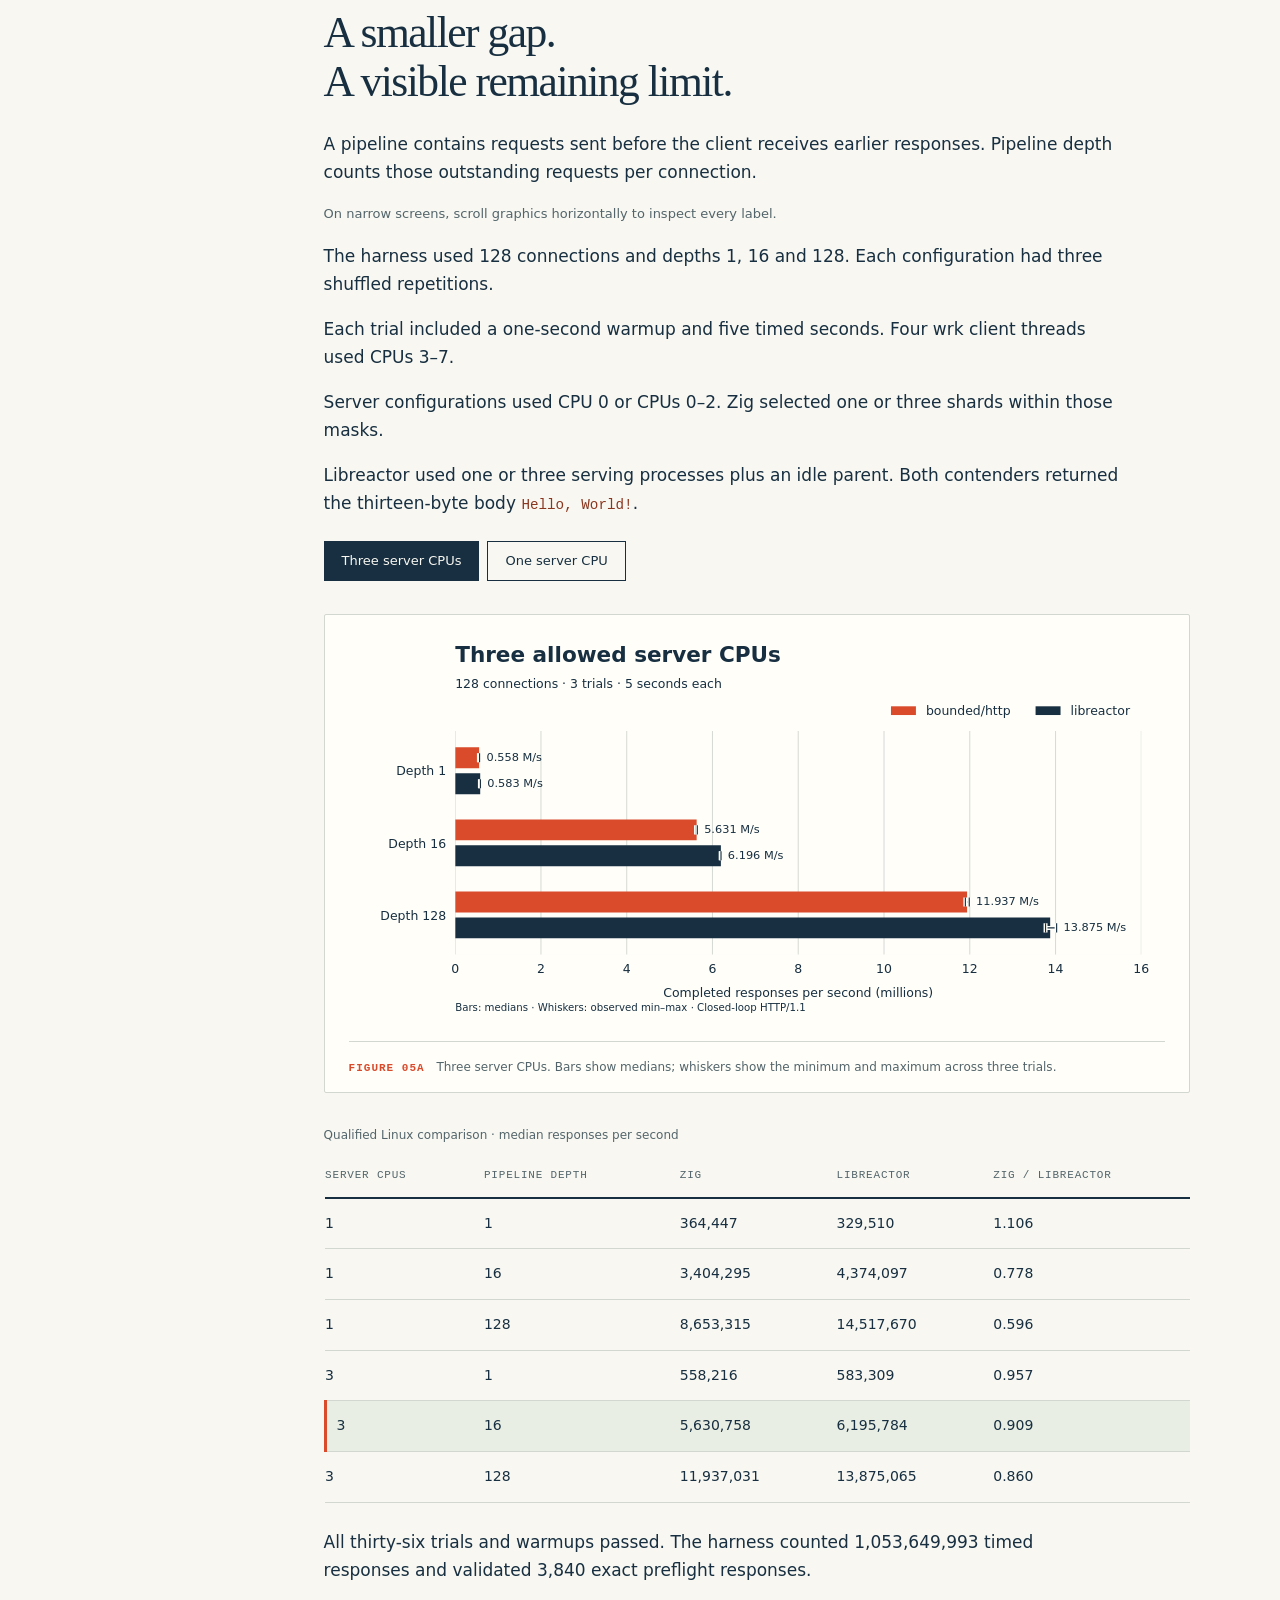
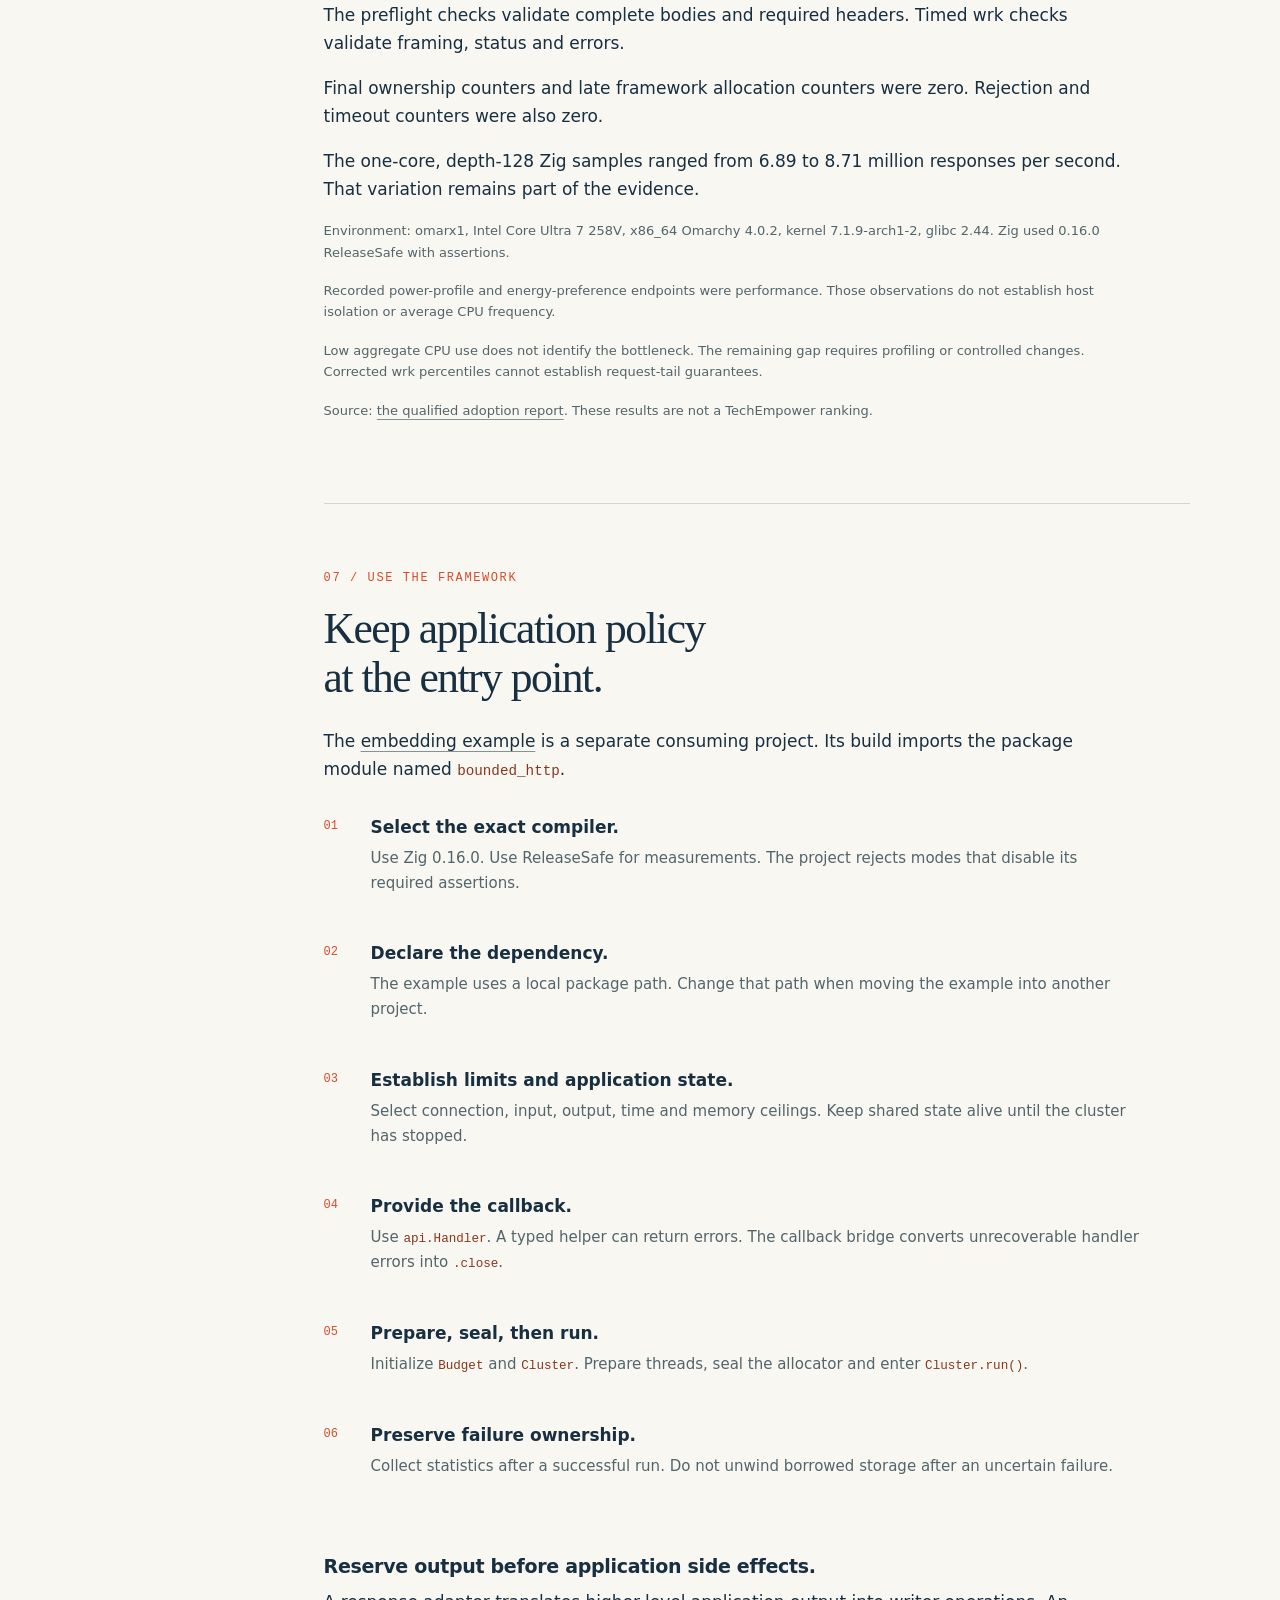
<file: docs/whitepaper.html>
<!doctype html>
<html lang="en">
<head>
<meta charset="utf-8">
<meta name="viewport" content="width=device-width, initial-scale=1">
<meta name="description" content="bounded/http: a bounded Zig HTTP/1.1 framework with native io_uring on Linux, kqueue on macOS, and IOCP on Windows.">
<meta name="color-scheme" content="light">
<title>bounded/http — Architecture and performance</title>
<style>
:root{--paper:#f8f7f1;--white:#fffef9;--ink:#172f40;--muted:#53656b;--line:#d2d7d0;--orange:#d94b2b;--soft:#e5ece8;--serif:Georgia,'Times New Roman',serif;--mono:ui-monospace,SFMono-Regular,Consolas,monospace}
*{box-sizing:border-box}html{scroll-behavior:smooth;scroll-padding-top:32px}body{margin:0;background:var(--paper);color:var(--ink);font:17px/1.65 system-ui,-apple-system,'Segoe UI',sans-serif}a{color:inherit;text-decoration-color:#819499;text-underline-offset:4px}a:hover{color:var(--orange)}a:focus-visible,button:focus-visible{outline:3px solid var(--orange);outline-offset:5px}button{font:inherit}::selection{background:#ffd1b9}.skip{position:absolute;top:-100px;left:15px;padding:12px;background:var(--white);z-index:20}.skip:focus{top:12px}.rail{position:fixed;inset:0 auto 0 0;width:234px;padding:36px 26px;border-right:1px solid var(--line);display:flex;flex-direction:column;background:var(--paper);z-index:5}.brand{font-size:18px;font-weight:750;line-height:1.2;letter-spacing:-.8px}.brand small{display:block;color:var(--orange);font:10px/1.8 var(--mono);letter-spacing:1.5px;margin-top:8px}.rail nav{margin-top:66px}.rail nav a{display:flex;gap:14px;padding:9px 0;text-decoration:none;font-size:13px;color:var(--muted);border-bottom:1px solid transparent}.rail nav a span{font:11px/2 var(--mono);color:#748388}.rail nav a[aria-current=true]{color:var(--orange);border-bottom-color:var(--orange)}.rail-footer{margin-top:auto;font:11px/1.8 var(--mono);color:var(--muted)}.rail-footer a{display:block;margin-top:12px}.document{max-width:1410px;margin-left:234px;padding:0 7%;}.topline{display:flex;justify-content:space-between;gap:20px;border-bottom:1px solid var(--line);padding:30px 0 20px;font:11px/1.5 var(--mono);letter-spacing:1.7px;text-transform:uppercase}.edition{color:var(--orange)}.hero{padding:67px 0 48px;position:relative}.eyebrow{font:12px/1.5 var(--mono);letter-spacing:1.6px;text-transform:uppercase;color:var(--orange);margin:0 0 20px}.byline{font:italic 400 12px/1.6 var(--serif);color:var(--muted);margin:-10px 0 28px}.hero h1{font:clamp(55px,6.1vw,91px)/1.04 var(--serif);letter-spacing:-4px;font-weight:400;margin:0 0 30px;max-width:870px}.hero h1 em{font-weight:400;color:var(--orange)}.lead{max-width:700px;font-size:21px;line-height:1.6;color:var(--muted)}.hero .scope{margin-top:27px;font:12px/1.6 var(--mono);color:var(--muted)}.hero-art{margin-top:40px;border-top:1px solid var(--line);border-bottom:1px solid var(--line);padding:20px 0;display:grid;grid-template-columns:repeat(3,1fr)}.hero-art>div{padding:6px 22px;border-right:1px solid var(--line)}.hero-art>div:first-child{padding-left:0}.hero-art>div:last-child{border:0}.hero-art strong{display:block;font:42px/1.15 var(--serif);letter-spacing:-1px}.hero-art span{display:block;font-size:13px;color:var(--muted);margin-top:10px}.note{color:var(--muted);font-size:13px;line-height:1.65}.section{padding:65px 0;border-top:1px solid var(--line);scroll-margin-top:25px}.section h2{font:clamp(32px,3.4vw,49px)/1.12 var(--serif);letter-spacing:-1.5px;margin:0 0 25px;max-width:820px}.section h3{font-size:19px;line-height:1.4;letter-spacing:-.3px;margin:27px 0 9px}.section p{max-width:800px;margin:0 0 17px}.section .intro{font-size:19px;color:var(--muted);max-width:780px}.two{display:grid;grid-template-columns:1fr 1fr;gap:35px;margin-top:32px}.principle{padding-top:18px;border-top:2px solid var(--ink)}.principle .n{font:12px/1.5 var(--mono);color:var(--orange)}.principle h3{margin-top:12px}.principle p{font-size:15px;line-height:1.7;color:var(--muted)}.callout{background:var(--ink);color:var(--paper);padding:29px 32px;margin:34px 0}.callout strong{font:25px/1.3 var(--serif);display:block;margin-bottom:12px}.callout p{font-size:15px;margin:0;color:#d9e3e4}.terms{display:grid;grid-template-columns:1fr 1fr;gap:0 32px;margin:28px 0}.terms div{padding:18px 0;border-top:1px solid var(--line)}.terms dt{font-size:17px;font-weight:650}.terms dd{font-size:15px;color:var(--muted);margin:5px 0 0;line-height:1.6}.figure{margin:33px 0;background:var(--white);border:1px solid var(--line);padding:22px 24px 15px;border-radius:2px}.figure-scroll{overflow:auto}.figure svg{display:block;width:100%;height:auto}.figure figcaption{border-top:1px solid var(--line);padding-top:15px;margin-top:12px;color:var(--muted);font-size:12px;line-height:1.7}.figure figcaption b{color:var(--orange);font-family:var(--mono);font-size:11px;letter-spacing:1px;margin-right:8px}.table-wrap{overflow:auto;margin:25px 0}table{border-collapse:collapse;width:100%;font-size:14px;line-height:1.55;text-align:left}caption{text-align:left;font-size:12px;color:var(--muted);margin-bottom:12px}th{font:11px/1.6 var(--mono);text-transform:uppercase;letter-spacing:.8px;color:var(--muted);border-bottom:2px solid var(--ink);padding:10px 14px 12px 0}td{padding:14px 14px 14px 0;border-bottom:1px solid var(--line);vertical-align:top}td:last-child,th:last-child{padding-right:0}.numbers td{font-variant-numeric:tabular-nums}.numbers tr.highlight td{background:#e8eee4}.numbers tr.highlight td:first-child{padding-left:10px;border-left:3px solid var(--orange)}code{font: .84em/1.5 var(--mono);color:#8a361f;overflow-wrap:anywhere}pre{padding:22px 24px;background:var(--ink);color:#f8f7f1;overflow:auto;font:13px/1.8 var(--mono);border-left:3px solid var(--orange)}pre code{color:inherit;overflow-wrap:normal;font:inherit}.steps{counter-reset:step;list-style:none;padding:0;margin:30px 0}.steps li{position:relative;padding:0 0 27px 47px;max-width:820px}.steps li:before{counter-increment:step;content:counter(step,decimal-leading-zero);position:absolute;left:0;top:3px;font:12px/1.8 var(--mono);color:var(--orange)}.steps strong{display:block;margin-bottom:5px}.steps p{font-size:15px;color:var(--muted)}.optimization{display:grid;grid-template-columns:40px 1fr;gap:0 14px;padding:22px 0;border-top:1px solid var(--line)}.optimization .tag{font:12px/2 var(--mono);color:var(--orange)}.optimization h3{margin:0 0 8px}.optimization p{font-size:15px;color:var(--muted);margin:0}.cpu-controls{display:none;gap:8px;margin-top:24px}.has-js .cpu-controls{display:flex}.cpu-controls button{border:1px solid var(--ink);padding:8px 17px;background:transparent;color:var(--ink);font-size:13px;cursor:pointer}.cpu-controls button[aria-pressed=true]{background:var(--ink);color:var(--paper)}.has-js .cpu-panel[hidden]{display:none}.refs{font-size:13px;line-height:1.75;padding-left:20px}.refs li{margin:13px 0;overflow-wrap:anywhere}.end{padding:35px 0 60px;border-top:1px solid var(--ink);display:flex;justify-content:space-between;gap:25px;font:11px/1.8 var(--mono);color:var(--muted)}.pill{display:inline-block;border:1px solid var(--line);padding:4px 8px;font:10px/1.5 var(--mono);letter-spacing:.8px;margin-right:8px}.print-button{background:transparent;border:0;border-bottom:1px solid var(--line);padding:0 0 3px;color:var(--muted);font:11px/1.5 var(--mono);cursor:pointer}.no-print{}.diagram-svg{isolation:isolate}
@media(min-width:1750px){.document{margin-right:auto;padding-left:100px;padding-right:100px}}
@media(max-width:1050px){.rail{width:190px;padding:27px 20px}.document{margin-left:190px;padding:0 5%}.hero h1{font-size:64px}.hero-art strong{font-size:35px}.hero-art>div{padding:6px 15px}}
@media(max-width:760px){body{font-size:16px}.rail{position:static;width:100%;padding:20px 6%;border-right:0;border-bottom:1px solid var(--line);display:block}.brand{font-size:16px}.brand small{display:inline;margin-left:15px;font-size:9px}.rail nav,.rail-footer{display:none}.document{margin:0;padding:0 6%}.topline{font-size:9px;padding-top:18px;letter-spacing:1px}.hero{padding:42px 0 28px}.hero h1{font-size:54px;letter-spacing:-2.5px}.lead{font-size:18px}.hero-art{margin-top:28px}.hero-art strong{font-size:30px}.hero-art span{font-size:11px}.hero-art>div{padding:6px 10px}.section{padding:43px 0}.section h2{font-size:36px}.two,.terms{grid-template-columns:1fr;gap:5px}.figure{padding:15px 12px}.figure .diagram-svg{min-width:680px}.figure .chart-svg{min-width:680px}.callout{padding:23px}.end{display:block}.end>div{margin-bottom:15px}.table-wrap{margin-right:-2px}.numbers{min-width:570px}pre{font-size:11px;padding:18px}.section .intro{font-size:17px}}
@media(prefers-reduced-motion:reduce){html{scroll-behavior:auto}}
@page{size:A4;margin:16mm 14mm}
@media print{body{background:white;color:#172f40;font-size:10pt;line-height:1.5}.rail,.skip,.no-print,.cpu-controls{display:none!important}.document{max-width:none;margin:0;padding:0}.topline{padding-top:0}.hero{padding:28px 0}.hero h1{font-size:49pt}.lead{font-size:14pt}.section{padding:25px 0;break-before:auto}.section h2{font-size:26pt;break-after:avoid}.section h3{break-after:avoid}.figure{break-inside:avoid;padding:8px;margin:20px 0}.figure-scroll{overflow:visible}.figure svg{min-width:0!important}.two{gap:20px}.terms{grid-template-columns:1fr 1fr}.table-wrap{overflow:visible}.numbers{min-width:0}table{font-size:9pt}tr{break-inside:avoid}.callout{background:#edf0eb;color:#172f40;break-inside:avoid}.callout p{color:#172f40}.cpu-panel[hidden]{display:block!important}.end{padding:20px 0}a{text-decoration:none}.note{font-size:9pt}.hero-art strong{font-size:29pt}.optimization{break-inside:avoid}pre{white-space:pre-wrap;overflow-wrap:anywhere;break-inside:avoid}*{-webkit-print-color-adjust:exact;print-color-adjust:exact}}

.rail-backends{display:block;margin:5px 0;font:10px/1.8 var(--mono);color:var(--orange)}
.backend-label{margin:27px 0 10px;font:10px/1.5 var(--mono);letter-spacing:1.4px;text-transform:uppercase;color:var(--muted)}
.backend-specs{display:grid;grid-template-columns:repeat(3,minmax(0,1fr));list-style:none;margin:0;padding:0;border:1px solid var(--line);background:var(--white)}
.backend-specs li+li{border-left:1px solid var(--line)}
.backend-specs a{display:block;height:100%;padding:16px 20px;text-decoration:none;border-top:2px solid var(--orange)}
.backend-specs a:hover{background:var(--soft);color:var(--ink)}
.backend-platform{display:block;font:11px/1.5 var(--mono);color:var(--muted)}
.backend-specs strong{display:block;margin:5px 0;font:600 23px/1.4 var(--mono);letter-spacing:-.8px;color:var(--ink)}
.backend-mode{display:block;font-size:12px;line-height:1.5;color:var(--muted)}
@media(max-width:760px){.backend-specs a{padding:12px 10px}.backend-specs strong{font-size:18px}.backend-mode{font-size:11px}.backend-platform{font-size:10px}}
@media(max-width:400px){.backend-specs a{padding:11px 8px}.backend-specs strong{font-size:16px;letter-spacing:-.5px}}
@media print{.backend-specs{break-inside:avoid}.backend-specs a{padding:10px 15px}.backend-specs strong{font-size:17pt}}
.shared-scope{margin-top:38px;padding-top:10px;border-top:1px solid var(--line)}
</style>
</head>
<body>
<a class="skip" href="#content">Skip to the document</a>
<aside class="rail" aria-label="Document navigation">
<div class="brand">bounded/http<small>ENGINEERING PAPER 01</small></div>
<nav><a href="#principles"><span>01</span> Design principles</a><a href="#startup"><span>02</span> Inside main.zig</a><a href="#cluster"><span>03</span> Cluster and ownership</a><a href="#request"><span>04</span> Request and response</a><a href="#performance"><span>05</span> Less work per response</a><a href="#evidence"><span>06</span> Measured results</a><a href="#embedding"><span>07</span> Use the framework</a><a href="#limits"><span>08</span> Failure and scope</a><a href="#references"><span>09</span> Sources</a></nav>
<div class="rail-footer">ZIG 0.16.0<br>LINUX + MACOS + WINDOWS<span class="rail-backends">io_uring · kqueue · IOCP</span>EXPERIMENTAL FRAMEWORK<a href="read.html?file=docs/ARCHITECTURE.md">Architecture guide ↗</a><a href="read.html?file=docs/USING.md">Integration guide ↗</a></div>
</aside>
<main class="document" id="content">
<div class="topline"><span class="edition">Technology Lab · Systems engineering</span><span>06 September 2026 <button class="print-button no-print" id="print" type="button"> / Print</button></span></div>
<header class="hero">
<p class="eyebrow">A bounded HTTP/1.1 framework</p>
<p class="byline">for servers that stay within their bounds</p>
<h1>Fast by design.<br><em>Explicit about limits.</em></h1>
<p class="lead">The server uses native event-driven networking on Linux, macOS, and Windows. The framework reserves memory and threads before the first request. Small responses share one output buffer.</p>
<p class="backend-label" id="backend-label">Native event-driven networking</p>
<ul class="backend-specs" aria-labelledby="backend-label">
<li><a href="#linux-io"><span class="backend-platform">Linux</span><strong>io_uring</strong><span class="backend-mode">Asynchronous operations</span></a></li>
<li><a href="#macos-io"><span class="backend-platform">macOS</span><strong>kqueue</strong><span class="backend-mode">Nonblocking sockets</span></a></li>
<li><a href="#windows-io"><span class="backend-platform">Windows</span><strong>IOCP</strong><span class="backend-mode">Overlapped operations</span></a></li>
</ul>
<p class="scope"><span class="pill">EXACT ZIG 0.16.0</span><span class="pill">ASSERTIONS ENABLED</span><span class="pill">EXPERIMENTAL HTTP/1.1</span></p>
<div class="hero-art" aria-label="Default configuration and measured result">
<div><strong>0</strong><span>Extra application threads<br>Default configuration</span></div>
<div><strong>128</strong><span>Connections served<br>Default simultaneous limit</span></div>
<div><strong>90.9%</strong><span>Of comparison throughput<br>Fixed response · Linux</span></div>
</div>
<p class="note">These measurements predate the bounded/http rename. The comparison server is libreactor. Each connection had sixteen outstanding requests. Both servers used three logical processors. The ratio compares medians from three trials per configuration. The measurements describe local experiments, not production capacity.</p>
</header>
<section class="section" id="principles">
<p class="eyebrow">01 / Design principles</p><h2>Choose the boundaries.<br>Then own every transition.</h2>
<p class="intro">HTTP/1.1 is the request-and-response protocol the server implements. Input/output (I/O) connects application code to operating-system resources.</p>
<p>A socket is an operating-system connection endpoint. A callback is an application function the framework invokes for an event.</p>
<p>An I/O owner is the thread responsible for one server instance’s network state. A slot reserves storage for one connection.</p>
<p>An allocator supplies memory. The framework uses an allocator during startup.</p>
<div class="two">
<div class="principle"><span class="n">PRINCIPLE 01</span><h3>Reserve before serving.</h3><p>The framework creates buffers, operation records, queues and threads during startup. The demo then seals its framework allocator against further allocations.</p></div>
<div class="principle"><span class="n">PRINCIPLE 02</span><h3>Refuse excess admission.</h3><p>The framework closes excess accepted connections when the admission ceiling is full. The framework creates no additional request slot.</p></div>
<div class="principle"><span class="n">PRINCIPLE 03</span><h3>Retain borrowed memory.</h3><p>A borrow grants temporary access to another component’s storage. The owner retains that storage until every dependent operation has finished.</p></div>
<div class="principle"><span class="n">PRINCIPLE 04</span><h3>Assert internal invariants.</h3><p>An invariant is a condition the implementation must preserve. Assertions check ownership transitions. Malformed HTTP follows ordinary error paths.</p></div>
</div>
<div class="callout"><strong>The boundary is a resource contract.</strong><p>The framework bounds its own resources. Application code remains responsible for execution time, shared state and separate allocations.</p></div>
<p class="note">TigerStyle informs these choices. The implementation retains explicit exceptions, including small payload copies and resources outside its allocator.</p>
</section>
<section class="section" id="startup">
<p class="eyebrow">02 / Inside main.zig</p><h2>The entry point establishes policy.</h2>
<p><code>src/main.zig</code> connects the demo application to the framework. The entry point parses arguments, loads HTML and establishes resource limits.</p>
<p><code>std.process.Init</code> supplies process capabilities. The demo uses <code>init.io</code> for startup file access. Custom socket backends handle request I/O.</p>
<p><code>Budget</code> tracks requested framework bytes and refuses growth beyond its configured ceiling.</p>
<p>A cluster is a group of server instances with shared admission and startup coordination. <code>Cluster</code> implements that group.</p>
<figure class="figure"><div class="figure-scroll" tabindex="0" aria-label="Architecture diagram"><svg xmlns="http://www.w3.org/2000/svg" viewBox="0 0 1100 604" role="img" aria-labelledby="startup-title startup-desc" class="diagram-svg">
<title id="startup-title">Startup separates resource creation from request I/O</title><desc id="startup-desc">main validates configuration, loads assets and initializes the cluster. start prepares threads. main seals the budget before run releases the startup gate.</desc>
<defs><marker id="startup-arrow" viewBox="0 0 10 10" refX="9" refY="5" markerWidth="7" markerHeight="7" orient="auto-start-reverse"><path d="M 0 0 L 10 5 L 0 10 z" fill="#50636b"/></marker></defs>
<g font-family="system-ui, -apple-system, Segoe UI, sans-serif"><rect x="28" y="36" width="310" height="493" rx="10" fill="#dce9ed" stroke="#c8d0cb"/><text x="51" y="79" font-size="28" fill="#d94b2b" font-weight="600" text-anchor="start">01</text><text x="51" y="113" font-size="15" fill="#172f40" font-weight="700" text-anchor="start">PREPARE</text><text x="51" y="169" font-size="20" fill="#172f40" font-weight="600" text-anchor="start">Read settings</text><text x="51" y="199" font-size="15" fill="#50636b" font-weight="400" text-anchor="start">main parses arguments and</text><text x="51" y="222" font-size="15" fill="#50636b" font-weight="400" text-anchor="start">validates Config.</text><text x="51" y="285" font-size="20" fill="#172f40" font-weight="600" text-anchor="start">Load assets</text><text x="51" y="315" font-size="15" fill="#50636b" font-weight="400" text-anchor="start">main reads HTML before request</text><text x="51" y="338" font-size="15" fill="#50636b" font-weight="400" text-anchor="start">I/O.</text><text x="51" y="401" font-size="20" fill="#172f40" font-weight="600" text-anchor="start">Reserve resources</text><text x="51" y="431" font-size="15" fill="#50636b" font-weight="400" text-anchor="start">Budget and Cluster allocate</text><text x="51" y="454" font-size="15" fill="#50636b" font-weight="400" text-anchor="start">startup storage.</text><path d="M 338 284 H 384" fill="none" stroke="#50636b" stroke-width="2" marker-end="url(#startup-arrow)"/><rect x="395" y="36" width="310" height="493" rx="10" fill="#e5ecdf" stroke="#c8d0cb"/><text x="418" y="79" font-size="28" fill="#d94b2b" font-weight="600" text-anchor="start">02</text><text x="418" y="113" font-size="15" fill="#172f40" font-weight="700" text-anchor="start">PREPARE THREADS</text><text x="418" y="169" font-size="20" fill="#172f40" font-weight="600" text-anchor="start">Install stop handling</text><text x="418" y="199" font-size="15" fill="#50636b" font-weight="400" text-anchor="start">The demo installs signal or</text><text x="418" y="222" font-size="15" fill="#50636b" font-weight="400" text-anchor="start">console handlers.</text><text x="418" y="285" font-size="20" fill="#172f40" font-weight="600" text-anchor="start">Call Cluster.start()</text><text x="418" y="315" font-size="15" fill="#50636b" font-weight="400" text-anchor="start">Secondary owners wait behind a</text><text x="418" y="338" font-size="15" fill="#50636b" font-weight="400" text-anchor="start">startup gate.</text><text x="418" y="401" font-size="20" fill="#172f40" font-weight="600" text-anchor="start">Seal Budget</text><text x="418" y="431" font-size="15" fill="#50636b" font-weight="400" text-anchor="start">main refuses later framework</text><text x="418" y="454" font-size="15" fill="#50636b" font-weight="400" text-anchor="start">allocations.</text><path d="M 705 284 H 751" fill="none" stroke="#50636b" stroke-width="2" marker-end="url(#startup-arrow)"/><rect x="762" y="36" width="310" height="493" rx="10" fill="#fbfaf5" stroke="#c8d0cb"/><text x="785" y="79" font-size="28" fill="#d94b2b" font-weight="600" text-anchor="start">03</text><text x="785" y="113" font-size="15" fill="#172f40" font-weight="700" text-anchor="start">SERVE AND CLOSE</text><text x="785" y="169" font-size="20" fill="#172f40" font-weight="600" text-anchor="start">Print READY</text><text x="785" y="199" font-size="15" fill="#50636b" font-weight="400" text-anchor="start">Startup has completed.</text><text x="785" y="285" font-size="20" fill="#172f40" font-weight="600" text-anchor="start">Call Cluster.run()</text><text x="785" y="315" font-size="15" fill="#50636b" font-weight="400" text-anchor="start">The gate opens. Owners process</text><text x="785" y="338" font-size="15" fill="#50636b" font-weight="400" text-anchor="start">requests.</text><text x="785" y="401" font-size="20" fill="#172f40" font-weight="600" text-anchor="start">Finish shutdown</text><text x="785" y="431" font-size="15" fill="#50636b" font-weight="400" text-anchor="start">Owners drain. main reports stats</text><text x="785" y="454" font-size="15" fill="#50636b" font-weight="400" text-anchor="start">and deinitializes.</text><text x="550" y="572" font-size="19" fill="#172f40" font-weight="550" text-anchor="middle">No request I/O crosses the gate before the allocator is sealed.</text></g></svg></div><figcaption><b>FIGURE 01</b> <code>Cluster.start()</code> prepares threads. <code>Cluster.run()</code> opens the startup gate after the demo seals <code>Budget</code>.</figcaption></figure>
<p>The demo installs signal handlers before preparing threads. Those handlers set atomic stop flags without allocating or invoking callbacks.</p>
<p>The demo collects statistics after the owners stop. An uncertain failure requires process termination instead of freeing borrowed storage.</p>
<p class="note">The <a href="read.html?file=docs/ARCHITECTURE.md#startup-and-shutdown">architecture guide</a> maps each startup step to the maintained source.</p>
</section>
<section class="section" id="cluster">
<p class="eyebrow">03 / Cluster and ownership</p><h2>One owner per shard.<br>One ceiling across the cluster.</h2>
<dl class="terms">
<div><dt>Shard</dt><dd>A shard is one <code>Server</code> instance with its own backend and connection storage.</dd></div>
<div><dt>Owner</dt><dd>An owner is the thread responsible for a shard’s I/O state. Shard zero uses the caller’s thread.</dd></div>
<div><dt>Listener</dt><dd>A listener is a socket that accepts connections. Linux shards use separate listeners on the same port.</dd></div>
<div><dt>Backend</dt><dd>A backend adapts operating-system I/O to the server’s operation interface.</dd></div>
<div><dt>Slot</dt><dd>A slot contains one admitted connection’s input, output, parser state and operation identities.</dd></div>
<div><dt>Arena</dt><dd>An arena is a contiguous output buffer. Several responses can occupy different ranges within that buffer.</dd></div>
</dl>
<figure class="figure"><div class="figure-scroll" tabindex="0" aria-label="Architecture diagram"><svg xmlns="http://www.w3.org/2000/svg" viewBox="0 0 1100 595" role="img" aria-labelledby="topology-title topology-desc" class="diagram-svg">
<title id="topology-title">One cluster, several I/O owners</title><desc id="topology-desc">Three Linux shards have separate listeners, backends and slot storage. One shared counter bounds admitted connections. Shard zero uses the caller thread.</desc>
<defs><marker id="topology-arrow" viewBox="0 0 10 10" refX="9" refY="5" markerWidth="7" markerHeight="7" orient="auto-start-reverse"><path d="M 0 0 L 10 5 L 0 10 z" fill="#50636b"/></marker></defs>
<g font-family="system-ui, -apple-system, Segoe UI, sans-serif"><rect x="413" y="16" width="274" height="62" rx="10" fill="#172f40" stroke="#172f40"/><text x="550" y="55" font-size="23" fill="#fbfaf5" font-weight="600" text-anchor="middle">HTTP clients</text><path d="M 550 78 V 109" fill="none" stroke="#50636b" stroke-width="2" marker-end="url(#topology-arrow)"/><text x="550" y="139" font-size="18" fill="#50636b" font-weight="400" text-anchor="middle">Linux distributes connections across listeners</text><rect x="24" y="180" width="1052" height="391" rx="10" fill="#fbfaf5" stroke="#c8d0cb"/><text x="48" y="217" font-size="15" fill="#d94b2b" font-weight="700" text-anchor="start">CLUSTER</text><text x="730" y="217" font-size="16" fill="#50636b" font-weight="400" text-anchor="middle">Example: three Linux shards</text><path d="M 550 152 V 166 H 192 V 243" fill="none" stroke="#50636b" stroke-width="2" marker-end="url(#topology-arrow)"/><rect x="48" y="245" width="288" height="230" rx="10" fill="#dce9ed" stroke="#bdcfd6"/><text x="70" y="281" font-size="23" fill="#172f40" font-weight="650" text-anchor="start">Shard 0</text><text x="70" y="310" font-size="17" fill="#50636b" font-weight="400" text-anchor="start">Caller thread</text><rect x="66" y="329" width="252" height="45" rx="10" fill="#fbfaf5" stroke="#c8d0cb"/><text x="192" y="358" font-size="17" fill="#172f40" font-weight="500" text-anchor="middle">Listener + I/O backend</text><text x="70" y="410" font-size="20" fill="#172f40" font-weight="600" text-anchor="start">128 reserved slots</text><text x="70" y="442" font-size="15" fill="#50636b" font-weight="400" text-anchor="start">Input + output + operation state</text><path d="M 550 152 V 166 H 550 V 243" fill="none" stroke="#50636b" stroke-width="2" marker-end="url(#topology-arrow)"/><rect x="406" y="245" width="288" height="230" rx="10" fill="#dce9ed" stroke="#bdcfd6"/><text x="428" y="281" font-size="23" fill="#172f40" font-weight="650" text-anchor="start">Shard 1</text><text x="428" y="310" font-size="17" fill="#50636b" font-weight="400" text-anchor="start">Startup thread</text><rect x="424" y="329" width="252" height="45" rx="10" fill="#fbfaf5" stroke="#c8d0cb"/><text x="550" y="358" font-size="17" fill="#172f40" font-weight="500" text-anchor="middle">Listener + I/O backend</text><text x="428" y="410" font-size="20" fill="#172f40" font-weight="600" text-anchor="start">128 reserved slots</text><text x="428" y="442" font-size="15" fill="#50636b" font-weight="400" text-anchor="start">Input + output + operation state</text><path d="M 550 152 V 166 H 908 V 243" fill="none" stroke="#50636b" stroke-width="2" marker-end="url(#topology-arrow)"/><rect x="764" y="245" width="288" height="230" rx="10" fill="#dce9ed" stroke="#bdcfd6"/><text x="786" y="281" font-size="23" fill="#172f40" font-weight="650" text-anchor="start">Shard 2</text><text x="786" y="310" font-size="17" fill="#50636b" font-weight="400" text-anchor="start">Startup thread</text><rect x="782" y="329" width="252" height="45" rx="10" fill="#fbfaf5" stroke="#c8d0cb"/><text x="908" y="358" font-size="17" fill="#172f40" font-weight="500" text-anchor="middle">Listener + I/O backend</text><text x="786" y="410" font-size="20" fill="#172f40" font-weight="600" text-anchor="start">128 reserved slots</text><text x="786" y="442" font-size="15" fill="#50636b" font-weight="400" text-anchor="start">Input + output + operation state</text><rect x="48" y="500" width="1004" height="47" rx="10" fill="#e5ecdf" stroke="#c4d0bb"/><text x="550" y="530" font-size="17" fill="#172f40" font-weight="500" text-anchor="middle">Shared admission: 128 total  ·  Shared application state: synchronize mutable data</text></g></svg></div><figcaption><b>FIGURE 02</b> Each shard reserves the full slot capacity. The shared admission counter enforces the total connection ceiling.</figcaption></figure>
<p>Inline execution runs application callbacks on the I/O owner. Each CPU denotes a logical processor.</p>
<p>Linux selects one inline shard per allowed CPU, with an automatic maximum of sixteen.</p>
<p>Explicit Linux and Windows configurations support up to sixty-four shards within the resource budget. macOS supports one shard.</p>
<p>The macOS decision follows the recorded listener-distribution experiment. That observation does not establish universal behavior across macOS releases.</p>
<h3 id="native-io">Native event-driven networking.</h3>
<p>An event-driven backend advances connections when the operating system reports readiness or completion.</p>
<p>While one connection waits for network progress, its owner can service other ready connections.</p>
<p>The build target selects the native backend automatically.</p>
<p id="linux-io">Linux uses a custom <code>io_uring</code> backend. The Linux interface provides submission and completion queues for asynchronous operations.</p>
<p id="macos-io">macOS uses nonblocking sockets and <code>kqueue</code>. The macOS interface reports readiness. The adapter translates readiness into operation results.</p>
<p>Windows defaults to one shard. Select additional inline owners with <code>--shards N</code>.</p>
<p id="windows-io">Windows uses overlapped sockets and one I/O completion port (IOCP) per shard. Each port delivers operation results to its owner.</p>
<p>Fixed operation records retain buffers through completion and cancellation. Windows uses the same callback, writer, batching, and admission contracts.</p>
<section aria-labelledby="windows-handoff-heading">
<h3 id="windows-handoff-heading">Windows: one listener, independent owners.</h3>
<p>Shard zero accepts connections and handles its own round-robin share. Fixed queues transfer other sockets to their destination owners.</p>
<p>Each transfer carries a socket handle and acceptance time. Request bytes enter the destination’s own buffer after the transfer.</p>
<p>The destination associates the socket with its IOCP before receiving bytes. Established connections remain with that owner.</p>
<figure class="figure"><div class="figure-scroll" tabindex="0" aria-label="Windows socket handoff diagram"><svg xmlns="http://www.w3.org/2000/svg" viewBox="0 0 1100 650" role="img" aria-labelledby="windows-handoff-title windows-handoff-desc" class="diagram-svg">
<title id="windows-handoff-title">Windows: one listener, independent IOCP owners</title>
<desc id="windows-handoff-desc">Shard zero accepts without reading request bytes. A shared admission charge follows each socket through a fixed queue into its destination IOCP. Shard zero also handles connections. Every owner keeps private buffers. Receivers drain queues after acquiring the producer completion flag.</desc>
<defs><marker id="windows-handoff-arrow" viewBox="0 0 10 10" refX="9" refY="5" markerWidth="7" markerHeight="7" orient="auto-start-reverse"><path d="M 0 0 L 10 5 L 0 10 z" fill="#50636b"/></marker></defs>
<g font-family="system-ui, -apple-system, Segoe UI, sans-serif">
<rect x="32" y="24" width="236" height="70" rx="10" fill="#172f40"/>
<text x="150" y="66" text-anchor="middle" font-size="23" fill="#fbfaf5" font-weight="650">HTTP clients</text>
<path d="M 268 59 H 330" fill="none" stroke="#50636b" stroke-width="2" marker-end="url(#windows-handoff-arrow)"/>
<rect x="336" y="24" width="730" height="70" rx="10" fill="#fbfaf5" stroke="#c8d0cb"/>
<text x="358" y="54" font-size="21" fill="#172f40" font-weight="650">One exclusive listener · owned by shard 0</text>
<text x="358" y="80" font-size="16" fill="#50636b">AcceptEx completes without receiving request bytes</text>
<path d="M 552 94 V 125" fill="none" stroke="#50636b" stroke-width="2" marker-end="url(#windows-handoff-arrow)"/>
<rect x="336" y="132" width="730" height="72" rx="10" fill="#e5ecdf" stroke="#c4d0bb"/>
<text x="358" y="162" font-size="20" fill="#172f40" font-weight="650">Reserve admission · choose the next destination</text>
<text x="358" y="188" font-size="16" fill="#50636b">The socket has no IOCP association and no borrowed request buffer</text>
<path d="M 552 204 V 232 H 189 V 266" fill="none" stroke="#50636b" stroke-width="2"/>
<path d="M 189 328 V 352" fill="none" stroke="#50636b" stroke-width="2" marker-end="url(#windows-handoff-arrow)"/>
<path d="M 552 232 V 259" fill="none" stroke="#50636b" stroke-width="2" marker-end="url(#windows-handoff-arrow)"/>
<path d="M 552 232 H 916 V 259" fill="none" stroke="#50636b" stroke-width="2" marker-end="url(#windows-handoff-arrow)"/>
<text x="189" y="291" text-anchor="middle" font-size="17" fill="#50636b">Local share</text>
<text x="189" y="315" text-anchor="middle" font-size="15" fill="#50636b">No queue or extra thread</text>
<rect x="396" y="262" width="312" height="64" rx="10" fill="#fff0e5" stroke="#e4bda8"/>
<text x="552" y="289" text-anchor="middle" font-size="19" fill="#172f40" font-weight="600">Fixed queue · capacity C</text>
<text x="552" y="312" text-anchor="middle" font-size="15" fill="#50636b">Socket handle + acceptance time</text>
<rect x="760" y="262" width="312" height="64" rx="10" fill="#fff0e5" stroke="#e4bda8"/>
<text x="916" y="289" text-anchor="middle" font-size="19" fill="#172f40" font-weight="600">Fixed queue · capacity C</text>
<text x="916" y="312" text-anchor="middle" font-size="15" fill="#50636b">Socket handle + acceptance time</text>
<path d="M 552 326 V 352" fill="none" stroke="#50636b" stroke-width="2" marker-end="url(#windows-handoff-arrow)"/>
<path d="M 916 326 V 352" fill="none" stroke="#50636b" stroke-width="2" marker-end="url(#windows-handoff-arrow)"/>
<rect x="32" y="360" width="312" height="157" rx="10" fill="#dce9ed" stroke="#bdcfd6"/>
<text x="54" y="393" font-size="23" fill="#172f40" font-weight="650">Shard 0 · caller thread</text>
<text x="54" y="425" font-size="18" fill="#172f40">Own IOCP + C private slots</text>
<text x="54" y="453" font-size="16" fill="#50636b">Associate socket, then receive</text>
<text x="54" y="483" font-size="16" fill="#50636b">Input + arena + operation records</text>
<rect x="396" y="360" width="312" height="157" rx="10" fill="#dce9ed" stroke="#bdcfd6"/>
<text x="418" y="393" font-size="23" fill="#172f40" font-weight="650">Shard 1 · startup thread</text>
<text x="418" y="425" font-size="18" fill="#172f40">Own IOCP + C private slots</text>
<text x="418" y="453" font-size="16" fill="#50636b">Associate socket, then receive</text>
<text x="418" y="483" font-size="16" fill="#50636b">Input + arena + operation records</text>
<rect x="760" y="360" width="312" height="157" rx="10" fill="#dce9ed" stroke="#bdcfd6"/>
<text x="782" y="393" font-size="23" fill="#172f40" font-weight="650">Shard 2 · startup thread</text>
<text x="782" y="425" font-size="18" fill="#172f40">Own IOCP + C private slots</text>
<text x="782" y="453" font-size="16" fill="#50636b">Associate socket, then receive</text>
<text x="782" y="483" font-size="16" fill="#50636b">Input + arena + operation records</text>
<rect x="32" y="542" width="1040" height="80" rx="10" fill="#fbfaf5" stroke="#c8d0cb"/>
<text x="552" y="574" text-anchor="middle" font-size="18" fill="#172f40" font-weight="600">One admission ceiling: queued + transferring + adopted sockets ≤ C</text>
<text x="552" y="601" text-anchor="middle" font-size="16" fill="#50636b">Shutdown: stop publication → drain queues and operations → join owners → release storage</text>
</g></svg></div><figcaption><b>WINDOWS HANDOFF</b> Queued sockets retain their admission charge and original deadline. No extra acceptor thread is created.</figcaption></figure>
<p>The shared connection ceiling includes queue residence and adoption. Each queue has startup-fixed capacity.</p>
<p>Shutdown stops publication, drains queued sockets and operations, then joins owners. The cluster frees storage only after ownership ends.</p>
</section>
<section class="shared-scope" aria-labelledby="shared-memory">
<h3 id="shared-memory">Memory ownership across all platforms.</h3>
<p>Every backend reserves connection storage per shard. The table below records a Linux configuration.</p>
<div class="callout"><strong>More shards require more reserved memory.</strong><p>Three shards reserve three sets of connection storage. The shared admission ceiling does not divide the reserved slot count between shards.</p></div>
<div class="table-wrap"><table><caption>Recorded Linux example · 128 total connections</caption><thead><tr><th>Resource</th><th>One shard</th><th>Three shards</th></tr></thead><tbody><tr><td>Requested framework heap</td><td>29,635,986 bytes</td><td>88,907,590 bytes</td></tr><tr><td>Requested secondary-owner stacks</td><td>None</td><td>Two × 1 MiB</td></tr><tr><td>Admitted connections</td><td>128 total</td><td>128 total</td></tr></tbody></table></div>
<p class="note">The figures exclude kernel queues, allocator overhead, application allocations and actual stack mappings. The heap metric is not process memory usage.</p>
</section>
</section>
<section class="section" id="request">
<p class="eyebrow">04 / Request and response</p><h2>The callback returns an action.<br>The owner provides progress.</h2>
<p>The parser validates syntax and message framing before the first callback. The server receives the complete request within configured bounds.</p>
<p>Header fields unrelated to framing or connection control remain uninterpreted until application lookup. Lazy interpretation does not bypass header syntax validation.</p>
<p><code>api.Context</code> provides the request, writer, event, application pointer, cancellation flag and eight state words.</p>
<p>The framework zeros those words before each request. The words retain application progress across that request’s flush continuations.</p>
<p><code>.request</code> identifies the initial callback. <code>.flushed</code> identifies a callback after the previous flush completes.</p>
<p>A response snapshot contains committed output bytes. A batch groups response snapshots from one connection.</p>
<p>A completion reports an operation’s result. A terminal completion ends the operation’s access to borrowed memory.</p>
<figure class="figure"><div class="figure-scroll" tabindex="0" aria-label="Architecture diagram"><svg xmlns="http://www.w3.org/2000/svg" viewBox="0 0 1100 800" role="img" aria-labelledby="request-lifecycle-title request-lifecycle-desc" class="diagram-svg">
<title id="request-lifecycle-title">Request handling returns actions to the I/O owner</title><desc id="request-lifecycle-desc">The owner receives and parses a complete bounded request. A callback returns flush, finish or close. Finished responses can accumulate in a bounded batch before submission. Flush resumes after local transport acceptance. Finish has no flushed event. Closing retains storage until every owner returns.</desc>
<defs><marker id="request-lifecycle-arrow" viewBox="0 0 10 10" refX="9" refY="5" markerWidth="7" markerHeight="7" orient="auto-start-reverse"><path d="M 0 0 L 10 5 L 0 10 z" fill="#50636b"/></marker></defs>
<g font-family="system-ui, -apple-system, Segoe UI, sans-serif"><text x="28" y="34" font-size="15" fill="#d94b2b" font-weight="700" text-anchor="start">ONE CONNECTION · DRAIN PATH</text><rect x="28" y="68" width="320" height="105" rx="10" fill="#dce9ed" stroke="#c8d0cb"/><text x="48" y="106" font-size="23" fill="#172f40" font-weight="600" text-anchor="start">Receive</text><text x="48" y="139" font-size="17" fill="#50636b" font-weight="400" text-anchor="start">Reserved input storage</text><rect x="390" y="68" width="320" height="105" rx="10" fill="#dce9ed" stroke="#c8d0cb"/><text x="410" y="106" font-size="23" fill="#172f40" font-weight="600" text-anchor="start">Parse</text><text x="410" y="139" font-size="17" fill="#50636b" font-weight="400" text-anchor="start">Framing and syntax validation</text><rect x="752" y="68" width="320" height="105" rx="10" fill="#dce9ed" stroke="#c8d0cb"/><text x="772" y="106" font-size="23" fill="#172f40" font-weight="600" text-anchor="start">Handle</text><text x="772" y="139" font-size="17" fill="#50636b" font-weight="400" text-anchor="start">Exclusive request/writer access</text><path d="M 348 120 H 386" fill="none" stroke="#50636b" stroke-width="2" marker-end="url(#request-lifecycle-arrow)"/><path d="M 710 120 H 748" fill="none" stroke="#50636b" stroke-width="2" marker-end="url(#request-lifecycle-arrow)"/><path d="M 912 173 V 234 H 550 V 265" fill="none" stroke="#50636b" stroke-width="2" marker-end="url(#request-lifecycle-arrow)"/><text x="769" y="220" font-size="16" fill="#50636b" font-weight="400" text-anchor="start">flush or batch drain</text><path d="M 912 68 V 50 H 550 V 64" fill="none" stroke="#50636b" stroke-width="2" stroke-dasharray="6 5" marker-end="url(#request-lifecycle-arrow)"/><text x="1065" y="34" font-size="14" fill="#50636b" font-weight="400" text-anchor="end">finish + capacity → next buffered request</text><rect x="389" y="269" width="322" height="105" rx="10" fill="#e5ecdf" stroke="#c8d0cb"/><text x="410" y="307" font-size="23" fill="#172f40" font-weight="600" text-anchor="start">Freeze and submit</text><text x="410" y="340" font-size="17" fill="#50636b" font-weight="400" text-anchor="start">Keep response bytes unchanged.</text><path d="M 550 374 V 426" fill="none" stroke="#50636b" stroke-width="2" marker-end="url(#request-lifecycle-arrow)"/><rect x="389" y="430" width="322" height="91" rx="10" fill="#fbfaf5" stroke="#c8d0cb"/><text x="410" y="466" font-size="19" fill="#172f40" font-weight="600" text-anchor="start">Terminal send completion</text><text x="410" y="497" font-size="16" fill="#50636b" font-weight="400" text-anchor="start">Record accepted bytes.</text><path d="M 550 521 V 541" fill="none" stroke="#50636b" stroke-width="2" marker-end="url(#request-lifecycle-arrow)"/><rect x="389" y="545" width="322" height="80" rx="10" fill="#e5ecdf" stroke="#c8d0cb"/><text x="550" y="579" font-size="18" fill="#172f40" font-weight="600" text-anchor="middle">All snapshot bytes accepted?</text><text x="550" y="607" font-size="15" fill="#50636b" font-weight="400" text-anchor="middle">Only now advance the application.</text><path d="M 711 475 H 747 V 321 H 715" fill="none" stroke="#50636b" stroke-width="2" marker-end="url(#request-lifecycle-arrow)"/><text x="778" y="478" font-size="18" fill="#172f40" font-weight="650" text-anchor="start">Partial send</text><text x="778" y="505" font-size="16" fill="#50636b" font-weight="400" text-anchor="start">Submit remaining bytes.</text><path d="M 711 585 H 1061 V 190 H 914 V 177" fill="none" stroke="#50636b" stroke-width="2" marker-end="url(#request-lifecycle-arrow)"/><text x="790" y="397" font-size="18" fill="#172f40" font-weight="650" text-anchor="start">flush → .flushed</text><text x="790" y="424" font-size="16" fill="#50636b" font-weight="400" text-anchor="start">Resume the same request.</text><path d="M 389 585 H 53 V 192 H 187 V 177" fill="none" stroke="#50636b" stroke-width="2" marker-end="url(#request-lifecycle-arrow)"/><text x="82" y="395" font-size="18" fill="#172f40" font-weight="650" text-anchor="start">Batch drained</text><text x="82" y="423" font-size="16" fill="#50636b" font-weight="400" text-anchor="start">Continue with the next input.</text><rect x="28" y="690" width="1044" height="83" rx="10" fill="#f6e7df" stroke="#dfc3b6"/><text x="51" y="724" font-size="20" fill="#172f40" font-weight="650" text-anchor="start">Close or failure</text><text x="51" y="754" font-size="17" fill="#50636b" font-weight="400" text-anchor="start">Cancel outstanding work. Reuse the slot only after application, target and cancel owners return.</text></g></svg></div><figcaption><b>FIGURE 03</b> Flush resumes the same request after local transport acceptance. Finish produces no further callback for that response.</figcaption></figure>
<div class="table-wrap"><table><thead><tr><th>Writer operation</th><th>Application responsibility</th></tr></thead><tbody>
<tr><td><code>begin(status, type, length)</code></td><td>Call once per response. A null length selects chunked framing for responses with bodies.</td></tr>
<tr><td><code>reserve(n)</code> / <code>commit(n)</code></td><td>Generate bytes directly into output storage. Commit only initialized bytes.</td></tr>
<tr><td><code>write(bytes)</code></td><td>Copy bytes into output storage. Respect remaining capacity.</td></tr>
<tr><td><code>borrow(bytes)</code></td><td>Use request-owned bytes or immutable storage with server lifetime.</td></tr>
<tr><td><code>return writer.flush()</code></td><td>Yield immediately. The owner sends every committed byte before the successful resumed callback.</td></tr>
<tr><td><code>return writer.finish()</code></td><td>End the response. Do not retain request or writer pointers.</td></tr>
</tbody></table></div>
<p><code>flush()</code> creates an action. The function does not wait for the network. The callback must return the action immediately.</p>
<p>The owner can use several sends to exhaust committed output. Local acceptance does not prove peer receipt.</p>
<p><code>WouldBlock</code> means the current output storage lacks capacity. Flush committed bytes and continue after resume.</p>
<p>Split generated output into pieces within <code>Writer.capacity()</code>. Repeated flushes cannot satisfy a reservation larger than the arena.</p>
<p><code>context.state</code> preserves continuation state across callbacks. A continuation records where application work resumes.</p>
<p>The owner suppresses response body bytes for HEAD requests. The application still accounts for the declared logical body through writer operations.</p>
<p>Inline callbacks run on the owner thread. Blocking work delays that shard. The framework cannot preempt the callback.</p>
<p>Explicit worker mode assigns callbacks to fixed startup threads. Worker mode requires one shard and provides no arbitrary application isolation.</p>
<p>Callbacks on different inline shards can execute concurrently. The application must synchronize shared mutable state.</p>
</section>
<section class="section" id="performance">
<p class="eyebrow">05 / Less work per response</p><h2>Remove repeated work.<br>Preserve ownership.</h2>
<p class="intro">The implementation changes data layout, dispatch and transport bookkeeping. The same callback and writer contract remains visible to applications.</p>
<figure class="figure"><div class="figure-scroll" tabindex="0" aria-label="Architecture diagram"><svg xmlns="http://www.w3.org/2000/svg" viewBox="0 0 1100 635" role="img" aria-labelledby="output-arena-title output-arena-desc" class="diagram-svg">
<title id="output-arena-title">A bounded arena reduces small-response send operations</title><desc id="output-arena-desc">Headers, generated bodies and small copied borrows occupy adjacent arena ranges. Larger borrowed bodies remain separate vectors. SEND handles one selected span; SENDMSG handles several. Partial progress can require more operations.</desc>
<defs><marker id="output-arena-arrow" viewBox="0 0 10 10" refX="9" refY="5" markerWidth="7" markerHeight="7" orient="auto-start-reverse"><path d="M 0 0 L 10 5 L 0 10 z" fill="#50636b"/></marker></defs>
<g font-family="system-ui, -apple-system, Segoe UI, sans-serif"><text x="28" y="39" font-size="15" fill="#d94b2b" font-weight="700" text-anchor="start">ONE CONNECTION · OUTPUT ARENA</text><text x="28" y="80" font-size="26" fill="#172f40" font-weight="650" text-anchor="start">Small responses share one contiguous span.</text><rect x="28" y="118" width="122" height="88" rx="0" fill="#dce9ed" stroke="#c8d0cb"/><text x="89.0" y="169" font-size="20" fill="#172f40" font-weight="550" text-anchor="middle">Head A</text><rect x="150" y="118" width="186" height="88" rx="0" fill="#e5ecdf" stroke="#c8d0cb"/><text x="243.0" y="169" font-size="20" fill="#172f40" font-weight="550" text-anchor="middle">Body A</text><rect x="336" y="118" width="122" height="88" rx="0" fill="#dce9ed" stroke="#c8d0cb"/><text x="397.0" y="169" font-size="20" fill="#172f40" font-weight="550" text-anchor="middle">Head B</text><rect x="458" y="118" width="186" height="88" rx="0" fill="#e5ecdf" stroke="#c8d0cb"/><text x="551.0" y="169" font-size="20" fill="#172f40" font-weight="550" text-anchor="middle">Body B</text><rect x="644" y="118" width="122" height="88" rx="0" fill="#dce9ed" stroke="#c8d0cb"/><text x="705.0" y="169" font-size="20" fill="#172f40" font-weight="550" text-anchor="middle">Head C</text><rect x="766" y="118" width="186" height="88" rx="0" fill="#e5ecdf" stroke="#c8d0cb"/><text x="859.0" y="169" font-size="20" fill="#172f40" font-weight="550" text-anchor="middle">Body C</text><rect x="952" y="118" width="120" height="88" rx="0" fill="#f0eee5" stroke="#c8d0cb"/><text x="1012.0" y="169" font-size="16" fill="#50636b" font-weight="400" text-anchor="middle">Free</text><path d="M 490 206 V 245" fill="none" stroke="#50636b" stroke-width="2" marker-end="url(#output-arena-arrow)"/><text x="490" y="278" font-size="21" fill="#172f40" font-weight="650" text-anchor="middle">One selected span → SEND</text><text x="28" y="337" font-size="26" fill="#172f40" font-weight="650" text-anchor="start">Large borrowed bodies remain separate.</text><rect x="28" y="367" width="320" height="88" rx="10" fill="#dce9ed" stroke="#c8d0cb"/><text x="188" y="418" font-size="20" fill="#172f40" font-weight="550" text-anchor="middle">Arena prefix</text><rect x="390" y="367" width="320" height="88" rx="10" fill="#f6e7df" stroke="#dfc3b6"/><text x="550" y="408" font-size="20" fill="#172f40" font-weight="550" text-anchor="middle">Borrowed body</text><text x="550" y="434" font-size="15" fill="#50636b" font-weight="400" text-anchor="middle">Request or immutable asset</text><rect x="752" y="367" width="320" height="88" rx="10" fill="#dce9ed" stroke="#c8d0cb"/><text x="912" y="418" font-size="20" fill="#172f40" font-weight="550" text-anchor="middle">Arena suffix</text><path d="M 348 411 H 386" fill="none" stroke="#50636b" stroke-width="2" stroke-dasharray="6 5" marker-end="url(#output-arena-arrow)"/><path d="M 710 411 H 748" fill="none" stroke="#50636b" stroke-width="2" stroke-dasharray="6 5" marker-end="url(#output-arena-arrow)"/><path d="M 550 455 V 495" fill="none" stroke="#50636b" stroke-width="2" marker-end="url(#output-arena-arrow)"/><text x="550" y="527" font-size="21" fill="#172f40" font-weight="650" text-anchor="middle">Several selected spans → SENDMSG</text><text x="550" y="574" font-size="18" fill="#50636b" font-weight="450" text-anchor="middle">Every referenced byte remains valid until the target send completes.</text><text x="550" y="605" font-size="18" fill="#50636b" font-weight="450" text-anchor="middle">Small borrowed spans may be copied. Kernel socket copies remain.</text></g></svg></div><figcaption><b>FIGURE 04</b> A vector describes a byte span. The transport retains vectors and referenced bytes until completion. Partial progress can require additional sends.</figcaption></figure>
<div class="optimization"><span class="tag">01</span><div><h3>Run bounded callbacks inline.</h3><p>The default removes application-worker handoffs. The owner invokes the callback directly. Applications select workers when callbacks require finite blocking work.</p></div></div>
<div class="optimization"><span class="tag">02</span><div><h3>Generate the head once.</h3><p><code>begin()</code> writes the response head into the arena. A cached Date/status prefix avoids repeated general formatting.</p><p>Worker dispatch copies the cache into exclusive slot storage. Inline callbacks read their owner’s cache.</p></div></div>
<div class="optimization"><span class="tag">03</span><div><h3>Combine small responses.</h3><p>Generated bodies follow their heads. Borrowed spans up to 256 bytes can be copied into the arena when space permits.</p><p>The transport uses SEND for one selected span. The transport uses SENDMSG for several selected vectors.</p></div></div>
<div class="optimization"><span class="tag">04</span><div><h3>Bound the batch.</h3><p>The default permits 128 response snapshots per connection. The owner submits available output without waiting for a full batch.</p><p>Input compaction occurs only after relevant borrows end. The counter <code>pipeline_copy_bytes</code> records those copies.</p></div></div>
<div class="optimization"><span class="tag">05</span><div><h3>Visit ready work.</h3><p>A ready ring stores slots awaiting service in first-in, first-out order. A per-shard callback budget bounds each iteration’s dispatch count.</p><p>The owner samples time in groups of sixteen callbacks. A periodic sweep checks idle slots for expired deadlines.</p></div></div>
<div class="optimization"><span class="tag">06</span><div><h3>Reduce parser overhead.</h3><p>The parser scans lines in sixteen-byte groups. Classification tables and fixed-name comparisons reduce repeated checks while preserving validation.</p><p>The parser writes the request view in place. Applications inspect other header values only when needed.</p></div></div>
<div class="optimization"><span class="tag">07</span><div><h3>Address operation records directly.</h3><p>An operation cell is reserved storage for one transport operation. Fixed cell addresses replace transport lookup scans.</p><p>The transport references vectors stored by the caller. The caller retains vector metadata until target completion.</p></div></div>
<div class="optimization"><span class="tag">08</span><div><h3>Add independent I/O owners.</h3><p>Linux shards distribute connection handling across allowed CPUs. Each owner retains its own transport and connection state.</p><p>The shared admission counter preserves one connection ceiling. Extra shards also increase reserved memory.</p></div></div>
<div class="callout"><strong>Copy avoidance has an explicit boundary.</strong><p>Borrowed parsing avoids a second request payload buffer. Small response copies are deliberate and counted. Ordinary kernel socket copies remain.</p></div>
<p class="note">The server does not implement SEND_ZC, zero-copy receive or sendfile. Early receive submission and eager submission remain disabled by default.</p>
<p class="note">The combined comparison measures the resulting implementation. The comparison does not assign a separate speedup to each mechanism.</p>
</section>
<section class="section" id="evidence">
<p class="eyebrow">06 / Measured results</p><h2>A smaller gap.<br>A visible remaining limit.</h2>
<p>A pipeline contains requests sent before the client receives earlier responses. Pipeline depth counts those outstanding requests per connection.</p>
<p class="note">On narrow screens, scroll graphics horizontally to inspect every label.</p>
<p>The harness used 128 connections and depths 1, 16 and 128. Each configuration had three shuffled repetitions.</p>
<p>Each trial included a one-second warmup and five timed seconds. Four wrk client threads used CPUs 3–7.</p>
<p>Server configurations used CPU 0 or CPUs 0–2. Zig selected one or three shards within those masks.</p>
<p>Libreactor used one or three serving processes plus an idle parent. Both contenders returned the thirteen-byte body <code>Hello, World!</code>.</p>
<div class="cpu-controls no-print" role="group" aria-label="Select server CPU count"><button type="button" data-cpu="3" aria-pressed="true">Three server CPUs</button><button type="button" data-cpu="1" aria-pressed="false">One server CPU</button></div>
<div class="cpu-panel" data-panel="3"><figure class="figure"><div class="figure-scroll" tabindex="0" aria-label="Three-processor performance chart"><svg xmlns="http://www.w3.org/2000/svg" xmlns:dc="http://purl.org/dc/elements/1.1/" xmlns:ns2="http://creativecommons.org/ns#" xmlns:rdf="http://www.w3.org/1999/02/22-rdf-syntax-ns#" viewBox="0 0 720 345.6" version="1.1" class="chart-svg" role="img" aria-labelledby="performance-3cpu-title performance-3cpu-desc">
 <metadata>
  <rdf:RDF>
   <ns2:Work>
    <dc:type rdf:resource="http://purl.org/dc/dcmitype/StillImage" />
    <dc:format>image/svg+xml</dc:format>
    <dc:creator>
     <ns2:Agent>
      <dc:title>tools/render_performance_figures.py</dc:title>
     </ns2:Agent>
    </dc:creator>
   </ns2:Work>
  </rdf:RDF>
 </metadata>
 <defs>
  <style type="text/css">*{stroke-linejoin: round; stroke-linecap: butt}</style>
 </defs>
 <g id="performance-3cpu-figure_1">
  <g id="performance-3cpu-patch_1">
   <path d="M 0 345.6  L 720 345.6  L 720 0  L 0 0  z " style="fill: #fffef9" />
  </g>
  <g id="performance-3cpu-axes_1">
   <g id="performance-3cpu-patch_2">
    <path d="M 93.6 279.936  L 698.4 279.936  L 698.4 82.944  L 93.6 82.944  z " style="fill: #fffef9" />
   </g>
   <g id="performance-3cpu-matplotlib.axis_1">
    <g id="performance-3cpu-xtick_1">
     <g id="performance-3cpu-line2d_1">
      <path d="M 93.6 279.936  L 93.6 82.944  " clip-path="url(#performance-3cpu-pee9dcbacf3)" style="fill: none; stroke: #d2d7d0; stroke-width: 0.8; stroke-linecap: square" />
     </g>
     <g id="performance-3cpu-line2d_2" />
     <g id="performance-3cpu-text_1">
      <text style="fill: #172f40; font: 11px 'DejaVu Sans', system-ui, -apple-system, 'Segoe UI', sans-serif; text-anchor: middle" x="93.6" y="296.294281" transform="rotate(-0 93.6 296.294281)">0</text>
     </g>
    </g>
    <g id="performance-3cpu-xtick_2">
     <g id="performance-3cpu-line2d_3">
      <path d="M 169.2 279.936  L 169.2 82.944  " clip-path="url(#performance-3cpu-pee9dcbacf3)" style="fill: none; stroke: #d2d7d0; stroke-width: 0.8; stroke-linecap: square" />
     </g>
     <g id="performance-3cpu-line2d_4" />
     <g id="performance-3cpu-text_2">
      <text style="fill: #172f40; font: 11px 'DejaVu Sans', system-ui, -apple-system, 'Segoe UI', sans-serif; text-anchor: middle" x="169.2" y="296.294281" transform="rotate(-0 169.2 296.294281)">2</text>
     </g>
    </g>
    <g id="performance-3cpu-xtick_3">
     <g id="performance-3cpu-line2d_5">
      <path d="M 244.8 279.936  L 244.8 82.944  " clip-path="url(#performance-3cpu-pee9dcbacf3)" style="fill: none; stroke: #d2d7d0; stroke-width: 0.8; stroke-linecap: square" />
     </g>
     <g id="performance-3cpu-line2d_6" />
     <g id="performance-3cpu-text_3">
      <text style="fill: #172f40; font: 11px 'DejaVu Sans', system-ui, -apple-system, 'Segoe UI', sans-serif; text-anchor: middle" x="244.8" y="296.294281" transform="rotate(-0 244.8 296.294281)">4</text>
     </g>
    </g>
    <g id="performance-3cpu-xtick_4">
     <g id="performance-3cpu-line2d_7">
      <path d="M 320.4 279.936  L 320.4 82.944  " clip-path="url(#performance-3cpu-pee9dcbacf3)" style="fill: none; stroke: #d2d7d0; stroke-width: 0.8; stroke-linecap: square" />
     </g>
     <g id="performance-3cpu-line2d_8" />
     <g id="performance-3cpu-text_4">
      <text style="fill: #172f40; font: 11px 'DejaVu Sans', system-ui, -apple-system, 'Segoe UI', sans-serif; text-anchor: middle" x="320.4" y="296.294281" transform="rotate(-0 320.4 296.294281)">6</text>
     </g>
    </g>
    <g id="performance-3cpu-xtick_5">
     <g id="performance-3cpu-line2d_9">
      <path d="M 396 279.936  L 396 82.944  " clip-path="url(#performance-3cpu-pee9dcbacf3)" style="fill: none; stroke: #d2d7d0; stroke-width: 0.8; stroke-linecap: square" />
     </g>
     <g id="performance-3cpu-line2d_10" />
     <g id="performance-3cpu-text_5">
      <text style="fill: #172f40; font: 11px 'DejaVu Sans', system-ui, -apple-system, 'Segoe UI', sans-serif; text-anchor: middle" x="396" y="296.294281" transform="rotate(-0 396 296.294281)">8</text>
     </g>
    </g>
    <g id="performance-3cpu-xtick_6">
     <g id="performance-3cpu-line2d_11">
      <path d="M 471.6 279.936  L 471.6 82.944  " clip-path="url(#performance-3cpu-pee9dcbacf3)" style="fill: none; stroke: #d2d7d0; stroke-width: 0.8; stroke-linecap: square" />
     </g>
     <g id="performance-3cpu-line2d_12" />
     <g id="performance-3cpu-text_6">
      <text style="fill: #172f40; font: 11px 'DejaVu Sans', system-ui, -apple-system, 'Segoe UI', sans-serif; text-anchor: middle" x="471.6" y="296.294281" transform="rotate(-0 471.6 296.294281)">10</text>
     </g>
    </g>
    <g id="performance-3cpu-xtick_7">
     <g id="performance-3cpu-line2d_13">
      <path d="M 547.2 279.936  L 547.2 82.944  " clip-path="url(#performance-3cpu-pee9dcbacf3)" style="fill: none; stroke: #d2d7d0; stroke-width: 0.8; stroke-linecap: square" />
     </g>
     <g id="performance-3cpu-line2d_14" />
     <g id="performance-3cpu-text_7">
      <text style="fill: #172f40; font: 11px 'DejaVu Sans', system-ui, -apple-system, 'Segoe UI', sans-serif; text-anchor: middle" x="547.2" y="296.294281" transform="rotate(-0 547.2 296.294281)">12</text>
     </g>
    </g>
    <g id="performance-3cpu-xtick_8">
     <g id="performance-3cpu-line2d_15">
      <path d="M 622.8 279.936  L 622.8 82.944  " clip-path="url(#performance-3cpu-pee9dcbacf3)" style="fill: none; stroke: #d2d7d0; stroke-width: 0.8; stroke-linecap: square" />
     </g>
     <g id="performance-3cpu-line2d_16" />
     <g id="performance-3cpu-text_8">
      <text style="fill: #172f40; font: 11px 'DejaVu Sans', system-ui, -apple-system, 'Segoe UI', sans-serif; text-anchor: middle" x="622.8" y="296.294281" transform="rotate(-0 622.8 296.294281)">14</text>
     </g>
    </g>
    <g id="performance-3cpu-xtick_9">
     <g id="performance-3cpu-line2d_17">
      <path d="M 698.4 279.936  L 698.4 82.944  " clip-path="url(#performance-3cpu-pee9dcbacf3)" style="fill: none; stroke: #d2d7d0; stroke-width: 0.8; stroke-linecap: square" />
     </g>
     <g id="performance-3cpu-line2d_18" />
     <g id="performance-3cpu-text_9">
      <text style="fill: #172f40; font: 11px 'DejaVu Sans', system-ui, -apple-system, 'Segoe UI', sans-serif; text-anchor: middle" x="698.4" y="296.294281" transform="rotate(-0 698.4 296.294281)">16</text>
     </g>
    </g>
    <g id="performance-3cpu-text_10">
     <text style="fill: #172f40; font: 11px 'DejaVu Sans', system-ui, -apple-system, 'Segoe UI', sans-serif; text-anchor: middle" x="396" y="316.940219" transform="rotate(-0 396 316.940219)">Completed responses per second (millions)</text>
    </g>
   </g>
   <g id="performance-3cpu-matplotlib.axis_2">
    <g id="performance-3cpu-ytick_1">
     <g id="performance-3cpu-line2d_19" />
     <g id="performance-3cpu-text_11">
      <text style="fill: #172f40; font: 11px 'DejaVu Sans', system-ui, -apple-system, 'Segoe UI', sans-serif; text-anchor: end" x="85.6" y="122.073334" transform="rotate(-0 85.6 122.073334)">Depth 1</text>
     </g>
    </g>
    <g id="performance-3cpu-ytick_2">
     <g id="performance-3cpu-line2d_20" />
     <g id="performance-3cpu-text_12">
      <text style="fill: #172f40; font: 11px 'DejaVu Sans', system-ui, -apple-system, 'Segoe UI', sans-serif; text-anchor: end" x="85.6" y="185.619141" transform="rotate(-0 85.6 185.619141)">Depth 16</text>
     </g>
    </g>
    <g id="performance-3cpu-ytick_3">
     <g id="performance-3cpu-line2d_21" />
     <g id="performance-3cpu-text_13">
      <text style="fill: #172f40; font: 11px 'DejaVu Sans', system-ui, -apple-system, 'Segoe UI', sans-serif; text-anchor: end" x="85.6" y="249.164947" transform="rotate(-0 85.6 249.164947)">Depth 128</text>
     </g>
    </g>
   </g>
   <g id="performance-3cpu-patch_3">
    <path d="M 93.6 97.241806  L 114.700561 97.241806  L 114.700561 115.67009  L 93.6 115.67009  z " clip-path="url(#performance-3cpu-pee9dcbacf3)" style="fill: #d94b2b" />
   </g>
   <g id="performance-3cpu-text_14">
    <text style="fill: #172f40; font: 10px 'DejaVu Sans', system-ui, -apple-system, 'Segoe UI', sans-serif; text-anchor: start" x="121.13907" y="109.215323" transform="rotate(-0 121.13907 109.215323)">0.558 M/s</text>
   </g>
   <g id="performance-3cpu-patch_4">
    <path d="M 93.6 160.787613  L 306.442655 160.787613  L 306.442655 179.215897  L 93.6 179.215897  z " clip-path="url(#performance-3cpu-pee9dcbacf3)" style="fill: #d94b2b" />
   </g>
   <g id="performance-3cpu-text_15">
    <text style="fill: #172f40; font: 10px 'DejaVu Sans', system-ui, -apple-system, 'Segoe UI', sans-serif; text-anchor: start" x="313.080258" y="172.76113" transform="rotate(-0 313.080258 172.76113)">5.631 M/s</text>
   </g>
   <g id="performance-3cpu-patch_5">
    <path d="M 93.6 224.333419  L 544.819767 224.333419  L 544.819767 242.761703  L 93.6 242.761703  z " clip-path="url(#performance-3cpu-pee9dcbacf3)" style="fill: #d94b2b" />
   </g>
   <g id="performance-3cpu-text_16">
    <text style="fill: #172f40; font: 10px 'DejaVu Sans', system-ui, -apple-system, 'Segoe UI', sans-serif; text-anchor: start" x="552.805656" y="236.306936" transform="rotate(-0 552.805656 236.306936)">11.937 M/s</text>
   </g>
   <g id="performance-3cpu-patch_6">
    <path d="M 93.6 120.118297  L 115.649073 120.118297  L 115.649073 138.546581  L 93.6 138.546581  z " clip-path="url(#performance-3cpu-pee9dcbacf3)" style="fill: #172f40" />
   </g>
   <g id="performance-3cpu-text_17">
    <text style="fill: #172f40; font: 10px 'DejaVu Sans', system-ui, -apple-system, 'Segoe UI', sans-serif; text-anchor: start" x="121.885245" y="132.091814" transform="rotate(-0 121.885245 132.091814)">0.583 M/s</text>
   </g>
   <g id="performance-3cpu-patch_7">
    <path d="M 93.6 183.664103  L 327.800647 183.664103  L 327.800647 202.092387  L 93.6 202.092387  z " clip-path="url(#performance-3cpu-pee9dcbacf3)" style="fill: #172f40" />
   </g>
   <g id="performance-3cpu-text_18">
    <text style="fill: #172f40; font: 10px 'DejaVu Sans', system-ui, -apple-system, 'Segoe UI', sans-serif; text-anchor: start" x="333.970062" y="195.63762" transform="rotate(-0 333.970062 195.63762)">6.196 M/s</text>
   </g>
   <g id="performance-3cpu-patch_8">
    <path d="M 93.6 247.20991  L 618.077468 247.20991  L 618.077468 265.638194  L 93.6 265.638194  z " clip-path="url(#performance-3cpu-pee9dcbacf3)" style="fill: #172f40" />
   </g>
   <g id="performance-3cpu-text_19">
    <text style="fill: #172f40; font: 10px 'DejaVu Sans', system-ui, -apple-system, 'Segoe UI', sans-serif; text-anchor: start" x="629.807211" y="259.183427" transform="rotate(-0 629.807211 259.183427)">13.875 M/s</text>
   </g>
   <g id="performance-3cpu-LineCollection_1">
    <path d="M 114.512795 106.455948  L 115.09107 106.455948  " clip-path="url(#performance-3cpu-pee9dcbacf3)" style="fill: none; stroke: #fffef9; stroke-width: 3.5" />
    <path d="M 114.512795 106.455948  L 115.09107 106.455948  " clip-path="url(#performance-3cpu-pee9dcbacf3)" style="fill: none; stroke: #172f40; stroke-width: 1.2" />
   </g>
   <g id="performance-3cpu-line2d_22">
    <path d="M 114.512795 110.455948  L 114.512795 102.455948  " clip-path="url(#performance-3cpu-pee9dcbacf3)" style="fill: #172f40; stroke: #fffef9; stroke-width: 3.5" />
    <path d="M 114.512795 110.455948  L 114.512795 102.455948  " clip-path="url(#performance-3cpu-pee9dcbacf3)" style="fill: #172f40; stroke: #172f40" />
   </g>
   <g id="performance-3cpu-line2d_23">
    <path d="M 115.09107 110.455948  L 115.09107 102.455948  " clip-path="url(#performance-3cpu-pee9dcbacf3)" style="fill: #172f40; stroke: #fffef9; stroke-width: 3.5" />
    <path d="M 115.09107 110.455948  L 115.09107 102.455948  " clip-path="url(#performance-3cpu-pee9dcbacf3)" style="fill: #172f40; stroke: #172f40" />
   </g>
   <g id="performance-3cpu-LineCollection_2">
    <path d="M 305.881662 170.001755  L 307.032258 170.001755  " clip-path="url(#performance-3cpu-pee9dcbacf3)" style="fill: none; stroke: #fffef9; stroke-width: 3.5" />
    <path d="M 305.881662 170.001755  L 307.032258 170.001755  " clip-path="url(#performance-3cpu-pee9dcbacf3)" style="fill: none; stroke: #172f40; stroke-width: 1.2" />
   </g>
   <g id="performance-3cpu-line2d_24">
    <path d="M 305.881662 174.001755  L 305.881662 166.001755  " clip-path="url(#performance-3cpu-pee9dcbacf3)" style="fill: #172f40; stroke: #fffef9; stroke-width: 3.5" />
    <path d="M 305.881662 174.001755  L 305.881662 166.001755  " clip-path="url(#performance-3cpu-pee9dcbacf3)" style="fill: #172f40; stroke: #172f40" />
   </g>
   <g id="performance-3cpu-line2d_25">
    <path d="M 307.032258 174.001755  L 307.032258 166.001755  " clip-path="url(#performance-3cpu-pee9dcbacf3)" style="fill: #172f40; stroke: #fffef9; stroke-width: 3.5" />
    <path d="M 307.032258 174.001755  L 307.032258 166.001755  " clip-path="url(#performance-3cpu-pee9dcbacf3)" style="fill: #172f40; stroke: #172f40" />
   </g>
   <g id="performance-3cpu-LineCollection_3">
    <path d="M 543.317138 233.547561  L 546.757656 233.547561  " clip-path="url(#performance-3cpu-pee9dcbacf3)" style="fill: none; stroke: #fffef9; stroke-width: 3.5" />
    <path d="M 543.317138 233.547561  L 546.757656 233.547561  " clip-path="url(#performance-3cpu-pee9dcbacf3)" style="fill: none; stroke: #172f40; stroke-width: 1.2" />
   </g>
   <g id="performance-3cpu-line2d_26">
    <path d="M 543.317138 237.547561  L 543.317138 229.547561  " clip-path="url(#performance-3cpu-pee9dcbacf3)" style="fill: #172f40; stroke: #fffef9; stroke-width: 3.5" />
    <path d="M 543.317138 237.547561  L 543.317138 229.547561  " clip-path="url(#performance-3cpu-pee9dcbacf3)" style="fill: #172f40; stroke: #172f40" />
   </g>
   <g id="performance-3cpu-line2d_27">
    <path d="M 546.757656 237.547561  L 546.757656 229.547561  " clip-path="url(#performance-3cpu-pee9dcbacf3)" style="fill: #172f40; stroke: #fffef9; stroke-width: 3.5" />
    <path d="M 546.757656 237.547561  L 546.757656 229.547561  " clip-path="url(#performance-3cpu-pee9dcbacf3)" style="fill: #172f40; stroke: #172f40" />
   </g>
   <g id="performance-3cpu-LineCollection_4">
    <path d="M 115.382807 129.332439  L 115.837245 129.332439  " clip-path="url(#performance-3cpu-pee9dcbacf3)" style="fill: none; stroke: #fffef9; stroke-width: 3.5" />
    <path d="M 115.382807 129.332439  L 115.837245 129.332439  " clip-path="url(#performance-3cpu-pee9dcbacf3)" style="fill: none; stroke: #172f40; stroke-width: 1.2" />
   </g>
   <g id="performance-3cpu-line2d_28">
    <path d="M 115.382807 133.332439  L 115.382807 125.332439  " clip-path="url(#performance-3cpu-pee9dcbacf3)" style="fill: #172f40; stroke: #fffef9; stroke-width: 3.5" />
    <path d="M 115.382807 133.332439  L 115.382807 125.332439  " clip-path="url(#performance-3cpu-pee9dcbacf3)" style="fill: #172f40; stroke: #172f40" />
   </g>
   <g id="performance-3cpu-line2d_29">
    <path d="M 115.837245 133.332439  L 115.837245 125.332439  " clip-path="url(#performance-3cpu-pee9dcbacf3)" style="fill: #172f40; stroke: #fffef9; stroke-width: 3.5" />
    <path d="M 115.837245 133.332439  L 115.837245 125.332439  " clip-path="url(#performance-3cpu-pee9dcbacf3)" style="fill: #172f40; stroke: #172f40" />
   </g>
   <g id="performance-3cpu-LineCollection_5">
    <path d="M 327.603744 192.878245  L 327.922062 192.878245  " clip-path="url(#performance-3cpu-pee9dcbacf3)" style="fill: none; stroke: #fffef9; stroke-width: 3.5" />
    <path d="M 327.603744 192.878245  L 327.922062 192.878245  " clip-path="url(#performance-3cpu-pee9dcbacf3)" style="fill: none; stroke: #172f40; stroke-width: 1.2" />
   </g>
   <g id="performance-3cpu-line2d_30">
    <path d="M 327.603744 196.878245  L 327.603744 188.878245  " clip-path="url(#performance-3cpu-pee9dcbacf3)" style="fill: #172f40; stroke: #fffef9; stroke-width: 3.5" />
    <path d="M 327.603744 196.878245  L 327.603744 188.878245  " clip-path="url(#performance-3cpu-pee9dcbacf3)" style="fill: #172f40; stroke: #172f40" />
   </g>
   <g id="performance-3cpu-line2d_31">
    <path d="M 327.922062 196.878245  L 327.922062 188.878245  " clip-path="url(#performance-3cpu-pee9dcbacf3)" style="fill: #172f40; stroke: #fffef9; stroke-width: 3.5" />
    <path d="M 327.922062 196.878245  L 327.922062 188.878245  " clip-path="url(#performance-3cpu-pee9dcbacf3)" style="fill: #172f40; stroke: #172f40" />
   </g>
   <g id="performance-3cpu-LineCollection_6">
    <path d="M 613.997441 256.424052  L 623.759211 256.424052  " clip-path="url(#performance-3cpu-pee9dcbacf3)" style="fill: none; stroke: #fffef9; stroke-width: 3.5" />
    <path d="M 613.997441 256.424052  L 623.759211 256.424052  " clip-path="url(#performance-3cpu-pee9dcbacf3)" style="fill: none; stroke: #172f40; stroke-width: 1.2" />
   </g>
   <g id="performance-3cpu-line2d_32">
    <path d="M 613.997441 260.424052  L 613.997441 252.424052  " clip-path="url(#performance-3cpu-pee9dcbacf3)" style="fill: #172f40; stroke: #fffef9; stroke-width: 3.5" />
    <path d="M 613.997441 260.424052  L 613.997441 252.424052  " clip-path="url(#performance-3cpu-pee9dcbacf3)" style="fill: #172f40; stroke: #172f40" />
   </g>
   <g id="performance-3cpu-line2d_33">
    <path d="M 623.759211 260.424052  L 623.759211 252.424052  " clip-path="url(#performance-3cpu-pee9dcbacf3)" style="fill: #172f40; stroke: #fffef9; stroke-width: 3.5" />
    <path d="M 623.759211 260.424052  L 623.759211 252.424052  " clip-path="url(#performance-3cpu-pee9dcbacf3)" style="fill: #172f40; stroke: #172f40" />
   </g>
   <g id="performance-3cpu-legend_1">
    <g id="performance-3cpu-patch_9">
     <path d="M 477.731406 68.786424  L 499.731406 68.786424  L 499.731406 61.086424  L 477.731406 61.086424  z " style="fill: #d94b2b" />
    </g>
    <g id="performance-3cpu-text_20">
     <text style="fill: #172f40; font: 11px 'DejaVu Sans', system-ui, -apple-system, 'Segoe UI', sans-serif; text-anchor: start" x="508.531406" y="68.786424" transform="rotate(-0 508.531406 68.786424)">bounded/http</text>
    </g>
    <g id="performance-3cpu-patch_10">
     <path d="M 605.207656 68.786424  L 627.207656 68.786424  L 627.207656 61.086424  L 605.207656 61.086424  z " style="fill: #172f40" />
    </g>
    <g id="performance-3cpu-text_21">
     <text style="fill: #172f40; font: 11px 'DejaVu Sans', system-ui, -apple-system, 'Segoe UI', sans-serif; text-anchor: start" x="636.007656" y="68.786424" transform="rotate(-0 636.007656 68.786424)">libreactor</text>
    </g>
   </g>
  </g>
  <g id="performance-3cpu-text_22">
   <text style="fill: #172f40; font: 700 19px 'DejaVu Sans', system-ui, -apple-system, 'Segoe UI', sans-serif; text-anchor: start" x="93.6" y="22.464" transform="rotate(-0 93.6 22.464)">Three allowed server CPUs</text>
  </g>
  <g id="performance-3cpu-text_23">
   <text style="fill: #172f40; font: 11px 'DejaVu Sans', system-ui, -apple-system, 'Segoe UI', sans-serif; text-anchor: start" x="93.6" y="44.928" transform="rotate(-0 93.6 44.928)">128 connections · 3 trials · 5 seconds each</text>
  </g>
  <g id="performance-3cpu-text_24">
   <text style="fill: #172f40; font: 9px 'DejaVu Sans', system-ui, -apple-system, 'Segoe UI', sans-serif; text-anchor: start" x="93.6" y="330.048" transform="rotate(-0 93.6 330.048)">Bars: medians · Whiskers: observed min–max · Closed-loop HTTP/1.1</text>
  </g>
 </g>
 <defs>
  <clipPath id="performance-3cpu-pee9dcbacf3">
   <rect x="93.6" y="82.944" width="604.8" height="196.992" />
  </clipPath>
 </defs>
<title id="performance-3cpu-title">Three allowed server CPUs</title><desc id="performance-3cpu-desc">Depth 1: bounded/http (recorded as zig-http) median 0.558216 million responses/s; range 0.553249 to 0.568547. Depth 16: bounded/http (recorded as zig-http) median 5.630758 million responses/s; range 5.615917 to 5.646356. Depth 128: bounded/http (recorded as zig-http) median 11.937031 million responses/s; range 11.897279 to 11.988298. Depth 1: libreactor median 0.583309 million responses/s; range 0.576265 to 0.588287. Depth 16: libreactor median 6.195784 million responses/s; range 6.190575 to 6.198996. Depth 128: libreactor median 13.875065 million responses/s; range 13.767128 to 14.025376.</desc></svg></div><figcaption><b>FIGURE 05A</b> Three server CPUs. Bars show medians; whiskers show the minimum and maximum across three trials.</figcaption></figure></div>
<div class="cpu-panel" data-panel="1"><figure class="figure"><div class="figure-scroll" tabindex="0" aria-label="One-processor performance chart"><svg xmlns="http://www.w3.org/2000/svg" xmlns:dc="http://purl.org/dc/elements/1.1/" xmlns:ns2="http://creativecommons.org/ns#" xmlns:rdf="http://www.w3.org/1999/02/22-rdf-syntax-ns#" viewBox="0 0 720 345.6" version="1.1" class="chart-svg" role="img" aria-labelledby="performance-1cpu-title performance-1cpu-desc">
 <metadata>
  <rdf:RDF>
   <ns2:Work>
    <dc:type rdf:resource="http://purl.org/dc/dcmitype/StillImage" />
    <dc:format>image/svg+xml</dc:format>
    <dc:creator>
     <ns2:Agent>
      <dc:title>tools/render_performance_figures.py</dc:title>
     </ns2:Agent>
    </dc:creator>
   </ns2:Work>
  </rdf:RDF>
 </metadata>
 <defs>
  <style type="text/css">*{stroke-linejoin: round; stroke-linecap: butt}</style>
 </defs>
 <g id="performance-1cpu-figure_1">
  <g id="performance-1cpu-patch_1">
   <path d="M 0 345.6  L 720 345.6  L 720 0  L 0 0  z " style="fill: #fffef9" />
  </g>
  <g id="performance-1cpu-axes_1">
   <g id="performance-1cpu-patch_2">
    <path d="M 93.6 279.936  L 698.4 279.936  L 698.4 82.944  L 93.6 82.944  z " style="fill: #fffef9" />
   </g>
   <g id="performance-1cpu-matplotlib.axis_1">
    <g id="performance-1cpu-xtick_1">
     <g id="performance-1cpu-line2d_1">
      <path d="M 93.6 279.936  L 93.6 82.944  " clip-path="url(#performance-1cpu-p04a84bdc63)" style="fill: none; stroke: #d2d7d0; stroke-width: 0.8; stroke-linecap: square" />
     </g>
     <g id="performance-1cpu-line2d_2" />
     <g id="performance-1cpu-text_1">
      <text style="fill: #172f40; font: 11px 'DejaVu Sans', system-ui, -apple-system, 'Segoe UI', sans-serif; text-anchor: middle" x="93.6" y="296.294281" transform="rotate(-0 93.6 296.294281)">0</text>
     </g>
    </g>
    <g id="performance-1cpu-xtick_2">
     <g id="performance-1cpu-line2d_3">
      <path d="M 169.2 279.936  L 169.2 82.944  " clip-path="url(#performance-1cpu-p04a84bdc63)" style="fill: none; stroke: #d2d7d0; stroke-width: 0.8; stroke-linecap: square" />
     </g>
     <g id="performance-1cpu-line2d_4" />
     <g id="performance-1cpu-text_2">
      <text style="fill: #172f40; font: 11px 'DejaVu Sans', system-ui, -apple-system, 'Segoe UI', sans-serif; text-anchor: middle" x="169.2" y="296.294281" transform="rotate(-0 169.2 296.294281)">2</text>
     </g>
    </g>
    <g id="performance-1cpu-xtick_3">
     <g id="performance-1cpu-line2d_5">
      <path d="M 244.8 279.936  L 244.8 82.944  " clip-path="url(#performance-1cpu-p04a84bdc63)" style="fill: none; stroke: #d2d7d0; stroke-width: 0.8; stroke-linecap: square" />
     </g>
     <g id="performance-1cpu-line2d_6" />
     <g id="performance-1cpu-text_3">
      <text style="fill: #172f40; font: 11px 'DejaVu Sans', system-ui, -apple-system, 'Segoe UI', sans-serif; text-anchor: middle" x="244.8" y="296.294281" transform="rotate(-0 244.8 296.294281)">4</text>
     </g>
    </g>
    <g id="performance-1cpu-xtick_4">
     <g id="performance-1cpu-line2d_7">
      <path d="M 320.4 279.936  L 320.4 82.944  " clip-path="url(#performance-1cpu-p04a84bdc63)" style="fill: none; stroke: #d2d7d0; stroke-width: 0.8; stroke-linecap: square" />
     </g>
     <g id="performance-1cpu-line2d_8" />
     <g id="performance-1cpu-text_4">
      <text style="fill: #172f40; font: 11px 'DejaVu Sans', system-ui, -apple-system, 'Segoe UI', sans-serif; text-anchor: middle" x="320.4" y="296.294281" transform="rotate(-0 320.4 296.294281)">6</text>
     </g>
    </g>
    <g id="performance-1cpu-xtick_5">
     <g id="performance-1cpu-line2d_9">
      <path d="M 396 279.936  L 396 82.944  " clip-path="url(#performance-1cpu-p04a84bdc63)" style="fill: none; stroke: #d2d7d0; stroke-width: 0.8; stroke-linecap: square" />
     </g>
     <g id="performance-1cpu-line2d_10" />
     <g id="performance-1cpu-text_5">
      <text style="fill: #172f40; font: 11px 'DejaVu Sans', system-ui, -apple-system, 'Segoe UI', sans-serif; text-anchor: middle" x="396" y="296.294281" transform="rotate(-0 396 296.294281)">8</text>
     </g>
    </g>
    <g id="performance-1cpu-xtick_6">
     <g id="performance-1cpu-line2d_11">
      <path d="M 471.6 279.936  L 471.6 82.944  " clip-path="url(#performance-1cpu-p04a84bdc63)" style="fill: none; stroke: #d2d7d0; stroke-width: 0.8; stroke-linecap: square" />
     </g>
     <g id="performance-1cpu-line2d_12" />
     <g id="performance-1cpu-text_6">
      <text style="fill: #172f40; font: 11px 'DejaVu Sans', system-ui, -apple-system, 'Segoe UI', sans-serif; text-anchor: middle" x="471.6" y="296.294281" transform="rotate(-0 471.6 296.294281)">10</text>
     </g>
    </g>
    <g id="performance-1cpu-xtick_7">
     <g id="performance-1cpu-line2d_13">
      <path d="M 547.2 279.936  L 547.2 82.944  " clip-path="url(#performance-1cpu-p04a84bdc63)" style="fill: none; stroke: #d2d7d0; stroke-width: 0.8; stroke-linecap: square" />
     </g>
     <g id="performance-1cpu-line2d_14" />
     <g id="performance-1cpu-text_7">
      <text style="fill: #172f40; font: 11px 'DejaVu Sans', system-ui, -apple-system, 'Segoe UI', sans-serif; text-anchor: middle" x="547.2" y="296.294281" transform="rotate(-0 547.2 296.294281)">12</text>
     </g>
    </g>
    <g id="performance-1cpu-xtick_8">
     <g id="performance-1cpu-line2d_15">
      <path d="M 622.8 279.936  L 622.8 82.944  " clip-path="url(#performance-1cpu-p04a84bdc63)" style="fill: none; stroke: #d2d7d0; stroke-width: 0.8; stroke-linecap: square" />
     </g>
     <g id="performance-1cpu-line2d_16" />
     <g id="performance-1cpu-text_8">
      <text style="fill: #172f40; font: 11px 'DejaVu Sans', system-ui, -apple-system, 'Segoe UI', sans-serif; text-anchor: middle" x="622.8" y="296.294281" transform="rotate(-0 622.8 296.294281)">14</text>
     </g>
    </g>
    <g id="performance-1cpu-xtick_9">
     <g id="performance-1cpu-line2d_17">
      <path d="M 698.4 279.936  L 698.4 82.944  " clip-path="url(#performance-1cpu-p04a84bdc63)" style="fill: none; stroke: #d2d7d0; stroke-width: 0.8; stroke-linecap: square" />
     </g>
     <g id="performance-1cpu-line2d_18" />
     <g id="performance-1cpu-text_9">
      <text style="fill: #172f40; font: 11px 'DejaVu Sans', system-ui, -apple-system, 'Segoe UI', sans-serif; text-anchor: middle" x="698.4" y="296.294281" transform="rotate(-0 698.4 296.294281)">16</text>
     </g>
    </g>
    <g id="performance-1cpu-text_10">
     <text style="fill: #172f40; font: 11px 'DejaVu Sans', system-ui, -apple-system, 'Segoe UI', sans-serif; text-anchor: middle" x="396" y="316.940219" transform="rotate(-0 396 316.940219)">Completed responses per second (millions)</text>
    </g>
   </g>
   <g id="performance-1cpu-matplotlib.axis_2">
    <g id="performance-1cpu-ytick_1">
     <g id="performance-1cpu-line2d_19" />
     <g id="performance-1cpu-text_11">
      <text style="fill: #172f40; font: 11px 'DejaVu Sans', system-ui, -apple-system, 'Segoe UI', sans-serif; text-anchor: end" x="85.6" y="122.073334" transform="rotate(-0 85.6 122.073334)">Depth 1</text>
     </g>
    </g>
    <g id="performance-1cpu-ytick_2">
     <g id="performance-1cpu-line2d_20" />
     <g id="performance-1cpu-text_12">
      <text style="fill: #172f40; font: 11px 'DejaVu Sans', system-ui, -apple-system, 'Segoe UI', sans-serif; text-anchor: end" x="85.6" y="185.619141" transform="rotate(-0 85.6 185.619141)">Depth 16</text>
     </g>
    </g>
    <g id="performance-1cpu-ytick_3">
     <g id="performance-1cpu-line2d_21" />
     <g id="performance-1cpu-text_13">
      <text style="fill: #172f40; font: 11px 'DejaVu Sans', system-ui, -apple-system, 'Segoe UI', sans-serif; text-anchor: end" x="85.6" y="249.164947" transform="rotate(-0 85.6 249.164947)">Depth 128</text>
     </g>
    </g>
   </g>
   <g id="performance-1cpu-patch_3">
    <path d="M 93.6 97.241806  L 107.376114 97.241806  L 107.376114 115.67009  L 93.6 115.67009  z " clip-path="url(#performance-1cpu-p04a84bdc63)" style="fill: #d94b2b" />
   </g>
   <g id="performance-1cpu-text_14">
    <text style="fill: #172f40; font: 10px 'DejaVu Sans', system-ui, -apple-system, 'Segoe UI', sans-serif; text-anchor: start" x="113.490762" y="109.215323" transform="rotate(-0 113.490762 109.215323)">0.364 M/s</text>
   </g>
   <g id="performance-1cpu-patch_4">
    <path d="M 93.6 160.787613  L 222.282353 160.787613  L 222.282353 179.215897  L 93.6 179.215897  z " clip-path="url(#performance-1cpu-p04a84bdc63)" style="fill: #d94b2b" />
   </g>
   <g id="performance-1cpu-text_15">
    <text style="fill: #172f40; font: 10px 'DejaVu Sans', system-ui, -apple-system, 'Segoe UI', sans-serif; text-anchor: start" x="228.64588" y="172.76113" transform="rotate(-0 228.64588 172.76113)">3.404 M/s</text>
   </g>
   <g id="performance-1cpu-patch_5">
    <path d="M 93.6 224.333419  L 420.695298 224.333419  L 420.695298 242.761703  L 93.6 242.761703  z " clip-path="url(#performance-1cpu-p04a84bdc63)" style="fill: #d94b2b" />
   </g>
   <g id="performance-1cpu-text_16">
    <text style="fill: #172f40; font: 10px 'DejaVu Sans', system-ui, -apple-system, 'Segoe UI', sans-serif; text-anchor: start" x="428.783104" y="236.306936" transform="rotate(-0 428.783104 236.306936)">8.653 M/s</text>
   </g>
   <g id="performance-1cpu-patch_6">
    <path d="M 93.6 120.118297  L 106.055492 120.118297  L 106.055492 138.546581  L 93.6 138.546581  z " clip-path="url(#performance-1cpu-p04a84bdc63)" style="fill: #172f40" />
   </g>
   <g id="performance-1cpu-text_17">
    <text style="fill: #172f40; font: 10px 'DejaVu Sans', system-ui, -apple-system, 'Segoe UI', sans-serif; text-anchor: start" x="112.152702" y="132.091814" transform="rotate(-0 112.152702 132.091814)">0.330 M/s</text>
   </g>
   <g id="performance-1cpu-patch_7">
    <path d="M 93.6 183.664103  L 258.940881 183.664103  L 258.940881 202.092387  L 93.6 202.092387  z " clip-path="url(#performance-1cpu-p04a84bdc63)" style="fill: #172f40" />
   </g>
   <g id="performance-1cpu-text_18">
    <text style="fill: #172f40; font: 10px 'DejaVu Sans', system-ui, -apple-system, 'Segoe UI', sans-serif; text-anchor: start" x="267.946885" y="195.63762" transform="rotate(-0 267.946885 195.63762)">4.374 M/s</text>
   </g>
   <g id="performance-1cpu-patch_8">
    <path d="M 93.6 247.20991  L 642.367928 247.20991  L 642.367928 265.638194  L 93.6 265.638194  z " clip-path="url(#performance-1cpu-p04a84bdc63)" style="fill: #172f40" />
   </g>
   <g id="performance-1cpu-text_19">
    <text style="fill: #172f40; font: 10px 'DejaVu Sans', system-ui, -apple-system, 'Segoe UI', sans-serif; text-anchor: start" x="651.607635" y="259.183427" transform="rotate(-0 651.607635 259.183427)">14.518 M/s</text>
   </g>
   <g id="performance-1cpu-LineCollection_1">
    <path d="M 107.299588 106.455948  L 107.442762 106.455948  " clip-path="url(#performance-1cpu-p04a84bdc63)" style="fill: none; stroke: #fffef9; stroke-width: 3.5" />
    <path d="M 107.299588 106.455948  L 107.442762 106.455948  " clip-path="url(#performance-1cpu-p04a84bdc63)" style="fill: none; stroke: #172f40; stroke-width: 1.2" />
   </g>
   <g id="performance-1cpu-line2d_22">
    <path d="M 107.299588 110.455948  L 107.299588 102.455948  " clip-path="url(#performance-1cpu-p04a84bdc63)" style="fill: #172f40; stroke: #fffef9; stroke-width: 3.5" />
    <path d="M 107.299588 110.455948  L 107.299588 102.455948  " clip-path="url(#performance-1cpu-p04a84bdc63)" style="fill: #172f40; stroke: #172f40" />
   </g>
   <g id="performance-1cpu-line2d_23">
    <path d="M 107.442762 110.455948  L 107.442762 102.455948  " clip-path="url(#performance-1cpu-p04a84bdc63)" style="fill: #172f40; stroke: #fffef9; stroke-width: 3.5" />
    <path d="M 107.442762 110.455948  L 107.442762 102.455948  " clip-path="url(#performance-1cpu-p04a84bdc63)" style="fill: #172f40; stroke: #172f40" />
   </g>
   <g id="performance-1cpu-LineCollection_2">
    <path d="M 220.641039 170.001755  L 222.59788 170.001755  " clip-path="url(#performance-1cpu-p04a84bdc63)" style="fill: none; stroke: #fffef9; stroke-width: 3.5" />
    <path d="M 220.641039 170.001755  L 222.59788 170.001755  " clip-path="url(#performance-1cpu-p04a84bdc63)" style="fill: none; stroke: #172f40; stroke-width: 1.2" />
   </g>
   <g id="performance-1cpu-line2d_24">
    <path d="M 220.641039 174.001755  L 220.641039 166.001755  " clip-path="url(#performance-1cpu-p04a84bdc63)" style="fill: #172f40; stroke: #fffef9; stroke-width: 3.5" />
    <path d="M 220.641039 174.001755  L 220.641039 166.001755  " clip-path="url(#performance-1cpu-p04a84bdc63)" style="fill: #172f40; stroke: #172f40" />
   </g>
   <g id="performance-1cpu-line2d_25">
    <path d="M 222.59788 174.001755  L 222.59788 166.001755  " clip-path="url(#performance-1cpu-p04a84bdc63)" style="fill: #172f40; stroke: #fffef9; stroke-width: 3.5" />
    <path d="M 222.59788 174.001755  L 222.59788 166.001755  " clip-path="url(#performance-1cpu-p04a84bdc63)" style="fill: #172f40; stroke: #172f40" />
   </g>
   <g id="performance-1cpu-LineCollection_3">
    <path d="M 353.934965 233.547561  L 422.735104 233.547561  " clip-path="url(#performance-1cpu-p04a84bdc63)" style="fill: none; stroke: #fffef9; stroke-width: 3.5" />
    <path d="M 353.934965 233.547561  L 422.735104 233.547561  " clip-path="url(#performance-1cpu-p04a84bdc63)" style="fill: none; stroke: #172f40; stroke-width: 1.2" />
   </g>
   <g id="performance-1cpu-line2d_26">
    <path d="M 353.934965 237.547561  L 353.934965 229.547561  " clip-path="url(#performance-1cpu-p04a84bdc63)" style="fill: #172f40; stroke: #fffef9; stroke-width: 3.5" />
    <path d="M 353.934965 237.547561  L 353.934965 229.547561  " clip-path="url(#performance-1cpu-p04a84bdc63)" style="fill: #172f40; stroke: #172f40" />
   </g>
   <g id="performance-1cpu-line2d_27">
    <path d="M 422.735104 237.547561  L 422.735104 229.547561  " clip-path="url(#performance-1cpu-p04a84bdc63)" style="fill: #172f40; stroke: #fffef9; stroke-width: 3.5" />
    <path d="M 422.735104 237.547561  L 422.735104 229.547561  " clip-path="url(#performance-1cpu-p04a84bdc63)" style="fill: #172f40; stroke: #172f40" />
   </g>
   <g id="performance-1cpu-LineCollection_4">
    <path d="M 106.049431 129.332439  L 106.104702 129.332439  " clip-path="url(#performance-1cpu-p04a84bdc63)" style="fill: none; stroke: #fffef9; stroke-width: 3.5" />
    <path d="M 106.049431 129.332439  L 106.104702 129.332439  " clip-path="url(#performance-1cpu-p04a84bdc63)" style="fill: none; stroke: #172f40; stroke-width: 1.2" />
   </g>
   <g id="performance-1cpu-line2d_28">
    <path d="M 106.049431 133.332439  L 106.049431 125.332439  " clip-path="url(#performance-1cpu-p04a84bdc63)" style="fill: #172f40; stroke: #fffef9; stroke-width: 3.5" />
    <path d="M 106.049431 133.332439  L 106.049431 125.332439  " clip-path="url(#performance-1cpu-p04a84bdc63)" style="fill: #172f40; stroke: #172f40" />
   </g>
   <g id="performance-1cpu-line2d_29">
    <path d="M 106.104702 133.332439  L 106.104702 125.332439  " clip-path="url(#performance-1cpu-p04a84bdc63)" style="fill: #172f40; stroke: #fffef9; stroke-width: 3.5" />
    <path d="M 106.104702 133.332439  L 106.104702 125.332439  " clip-path="url(#performance-1cpu-p04a84bdc63)" style="fill: #172f40; stroke: #172f40" />
   </g>
   <g id="performance-1cpu-LineCollection_5">
    <path d="M 255.410561 192.878245  L 261.898885 192.878245  " clip-path="url(#performance-1cpu-p04a84bdc63)" style="fill: none; stroke: #fffef9; stroke-width: 3.5" />
    <path d="M 255.410561 192.878245  L 261.898885 192.878245  " clip-path="url(#performance-1cpu-p04a84bdc63)" style="fill: none; stroke: #172f40; stroke-width: 1.2" />
   </g>
   <g id="performance-1cpu-line2d_30">
    <path d="M 255.410561 196.878245  L 255.410561 188.878245  " clip-path="url(#performance-1cpu-p04a84bdc63)" style="fill: #172f40; stroke: #fffef9; stroke-width: 3.5" />
    <path d="M 255.410561 196.878245  L 255.410561 188.878245  " clip-path="url(#performance-1cpu-p04a84bdc63)" style="fill: #172f40; stroke: #172f40" />
   </g>
   <g id="performance-1cpu-line2d_31">
    <path d="M 261.898885 196.878245  L 261.898885 188.878245  " clip-path="url(#performance-1cpu-p04a84bdc63)" style="fill: #172f40; stroke: #fffef9; stroke-width: 3.5" />
    <path d="M 261.898885 196.878245  L 261.898885 188.878245  " clip-path="url(#performance-1cpu-p04a84bdc63)" style="fill: #172f40; stroke: #172f40" />
   </g>
   <g id="performance-1cpu-LineCollection_6">
    <path d="M 638.586532 256.424052  L 645.559635 256.424052  " clip-path="url(#performance-1cpu-p04a84bdc63)" style="fill: none; stroke: #fffef9; stroke-width: 3.5" />
    <path d="M 638.586532 256.424052  L 645.559635 256.424052  " clip-path="url(#performance-1cpu-p04a84bdc63)" style="fill: none; stroke: #172f40; stroke-width: 1.2" />
   </g>
   <g id="performance-1cpu-line2d_32">
    <path d="M 638.586532 260.424052  L 638.586532 252.424052  " clip-path="url(#performance-1cpu-p04a84bdc63)" style="fill: #172f40; stroke: #fffef9; stroke-width: 3.5" />
    <path d="M 638.586532 260.424052  L 638.586532 252.424052  " clip-path="url(#performance-1cpu-p04a84bdc63)" style="fill: #172f40; stroke: #172f40" />
   </g>
   <g id="performance-1cpu-line2d_33">
    <path d="M 645.559635 260.424052  L 645.559635 252.424052  " clip-path="url(#performance-1cpu-p04a84bdc63)" style="fill: #172f40; stroke: #fffef9; stroke-width: 3.5" />
    <path d="M 645.559635 260.424052  L 645.559635 252.424052  " clip-path="url(#performance-1cpu-p04a84bdc63)" style="fill: #172f40; stroke: #172f40" />
   </g>
   <g id="performance-1cpu-legend_1">
    <g id="performance-1cpu-patch_9">
     <path d="M 477.731406 68.786424  L 499.731406 68.786424  L 499.731406 61.086424  L 477.731406 61.086424  z " style="fill: #d94b2b" />
    </g>
    <g id="performance-1cpu-text_20">
     <text style="fill: #172f40; font: 11px 'DejaVu Sans', system-ui, -apple-system, 'Segoe UI', sans-serif; text-anchor: start" x="508.531406" y="68.786424" transform="rotate(-0 508.531406 68.786424)">bounded/http</text>
    </g>
    <g id="performance-1cpu-patch_10">
     <path d="M 605.207656 68.786424  L 627.207656 68.786424  L 627.207656 61.086424  L 605.207656 61.086424  z " style="fill: #172f40" />
    </g>
    <g id="performance-1cpu-text_21">
     <text style="fill: #172f40; font: 11px 'DejaVu Sans', system-ui, -apple-system, 'Segoe UI', sans-serif; text-anchor: start" x="636.007656" y="68.786424" transform="rotate(-0 636.007656 68.786424)">libreactor</text>
    </g>
   </g>
  </g>
  <g id="performance-1cpu-text_22">
   <text style="fill: #172f40; font: 700 19px 'DejaVu Sans', system-ui, -apple-system, 'Segoe UI', sans-serif; text-anchor: start" x="93.6" y="22.464" transform="rotate(-0 93.6 22.464)">One allowed server CPU</text>
  </g>
  <g id="performance-1cpu-text_23">
   <text style="fill: #172f40; font: 11px 'DejaVu Sans', system-ui, -apple-system, 'Segoe UI', sans-serif; text-anchor: start" x="93.6" y="44.928" transform="rotate(-0 93.6 44.928)">128 connections · 3 trials · 5 seconds each</text>
  </g>
  <g id="performance-1cpu-text_24">
   <text style="fill: #172f40; font: 9px 'DejaVu Sans', system-ui, -apple-system, 'Segoe UI', sans-serif; text-anchor: start" x="93.6" y="330.048" transform="rotate(-0 93.6 330.048)">Bars: medians · Whiskers: observed min–max · Closed-loop HTTP/1.1</text>
  </g>
 </g>
 <defs>
  <clipPath id="performance-1cpu-p04a84bdc63">
   <rect x="93.6" y="82.944" width="604.8" height="196.992" />
  </clipPath>
 </defs>
<title id="performance-1cpu-title">One allowed server CPU</title><desc id="performance-1cpu-desc">Depth 1: bounded/http (recorded as zig-http) median 0.364447 million responses/s; range 0.362423 to 0.366211. Depth 16: bounded/http (recorded as zig-http) median 3.404295 million responses/s; range 3.360874 to 3.412642. Depth 128: bounded/http (recorded as zig-http) median 8.653315 million responses/s; range 6.887168 to 8.707278. Depth 1: libreactor median 0.329510 million responses/s; range 0.329350 to 0.330812. Depth 16: libreactor median 4.374097 million responses/s; range 4.280703 to 4.452351. Depth 128: libreactor median 14.517670 million responses/s; range 14.417633 to 14.602107.</desc></svg></div><figcaption><b>FIGURE 05B</b> One server CPU. The deepest pipeline retains a substantial efficiency gap.</figcaption></figure></div>
<div class="table-wrap"><table class="numbers"><caption>Qualified Linux comparison · median responses per second</caption><thead><tr><th>Server CPUs</th><th>Pipeline depth</th><th>Zig</th><th>libreactor</th><th>Zig / libreactor</th></tr></thead><tbody>
<tr><td>1</td><td>1</td><td>364,447</td><td>329,510</td><td>1.106</td></tr><tr><td>1</td><td>16</td><td>3,404,295</td><td>4,374,097</td><td>0.778</td></tr><tr><td>1</td><td>128</td><td>8,653,315</td><td>14,517,670</td><td>0.596</td></tr>
<tr><td>3</td><td>1</td><td>558,216</td><td>583,309</td><td>0.957</td></tr><tr class="highlight"><td>3</td><td>16</td><td>5,630,758</td><td>6,195,784</td><td>0.909</td></tr><tr><td>3</td><td>128</td><td>11,937,031</td><td>13,875,065</td><td>0.860</td></tr>
</tbody></table></div>
<p>All thirty-six trials and warmups passed. The harness counted 1,053,649,993 timed responses and validated 3,840 exact preflight responses.</p>
<p>The preflight checks validate complete bodies and required headers. Timed wrk checks validate framing, status and errors.</p>
<p>Final ownership counters and late framework allocation counters were zero. Rejection and timeout counters were also zero.</p>
<p>The one-core, depth-128 Zig samples ranged from 6.89 to 8.71 million responses per second. That variation remains part of the evidence.</p>
<p class="note">Environment: omarx1, Intel Core Ultra 7 258V, x86_64 Omarchy 4.0.2, kernel 7.1.9-arch1-2, glibc 2.44. Zig used 0.16.0 ReleaseSafe with assertions.</p>
<p class="note">Recorded power-profile and energy-preference endpoints were performance. Those observations do not establish host isolation or average CPU frequency.</p>
<p class="note">Low aggregate CPU use does not identify the bottleneck. The remaining gap requires profiling or controlled changes. Corrected wrk percentiles cannot establish request-tail guarantees.</p>
<p class="note">Source: <a href="read.html?file=reports/2026-09-05-arena-adoption.md">the qualified adoption report</a>. These results are not a TechEmpower ranking.</p>
</section>
<section class="section" id="embedding">
<p class="eyebrow">07 / Use the framework</p><h2>Keep application policy<br>at the entry point.</h2>
<p>The <a href="read.html?file=examples/embedding/src/main.zig">embedding example</a> is a separate consuming project. Its build imports the package module named <code>bounded_http</code>.</p>
<ol class="steps">
<li><strong>Select the exact compiler.</strong><p>Use Zig 0.16.0. Use ReleaseSafe for measurements. The project rejects modes that disable its required assertions.</p></li>
<li><strong>Declare the dependency.</strong><p>The example uses a local package path. Change that path when moving the example into another project.</p></li>
<li><strong>Establish limits and application state.</strong><p>Select connection, input, output, time and memory ceilings. Keep shared state alive until the cluster has stopped.</p></li>
<li><strong>Provide the callback.</strong><p>Use <code>api.Handler</code>. A typed helper can return errors. The callback bridge converts unrecoverable handler errors into <code>.close</code>.</p></li>
<li><strong>Prepare, seal, then run.</strong><p>Initialize <code>Budget</code> and <code>Cluster</code>. Prepare threads, seal the allocator and enter <code>Cluster.run()</code>.</p></li>
<li><strong>Preserve failure ownership.</strong><p>Collect statistics after a successful run. Do not unwind borrowed storage after an uncertain failure.</p></li>
</ol>
<h3>Reserve output before application side effects.</h3>
<p>A response adapter translates higher-level application output into writer operations. An adapter can configure a complete draft reservation before startup.</p>
<p>The owner drains earlier batched responses before initial dispatch when that reservation cannot fit. The framework does not replay application side effects.</p>
<p>Checked draft operations support additional headers and generated bodies. Existing streaming and borrowed-output operations remain available.</p>
<pre><code>cd examples/embedding
zig build run -Doptimize=ReleaseSafe -- --port 8081 --duration-ms 30000</code></pre>
<p class="note">From another terminal:</p><pre><code>curl --http1.1 http://127.0.0.1:8081/</code></pre>
<p>The example stops after its configured duration. The full demo separately shows signal handling and several response routes.</p>
<p>Read the <a href="read.html?file=docs/USING.md">integration guide</a> for writer lifetimes, output capacity, HEAD behavior and shutdown requirements.</p>
</section>
<section class="section" id="limits">
<p class="eyebrow">08 / Failure and scope</p><h2>Reliability needs<br>honest boundaries.</h2>
<div class="table-wrap"><table><thead><tr><th>Condition</th><th>Current behavior</th></tr></thead><tbody>
<tr><td>Admission ceiling reached</td><td>The owner closes the excess accepted socket. The framework does not promise an HTTP 503 response.</td></tr>
<tr><td>Request exceeds a configured bound</td><td>The parser rejects the request. Body, wire, header and header-count bounds remain separate.</td></tr>
<tr><td>Peer closes its sending direction</td><td>Complete buffered requests and output can still drain. An incomplete suffix receives an ordered 400 response.</td></tr>
<tr><td>Cancellation requested</td><td>The owner retains memory through target completion and cancellation acknowledgement.</td></tr>
<tr><td>Startup partly fails</td><td>The cluster aborts prepared owners before request I/O begins.</td></tr>
<tr><td>A secondary shard fails</td><td>The cluster asks all shards to stop. A finite watchdog bounds exit acknowledgement.</td></tr>
<tr><td>Ownership remains uncertain</td><td>The process terminates instead of freeing storage with outstanding borrows.</td></tr>
<tr><td>An inline callback never returns</td><td>The framework cannot preempt that callback. An external watchdog must supervise a violating application.</td></tr>
</tbody></table></div>
<p>The server defaults to IPv4 loopback and serves plain HTTP. Set <code>--bind-address 0.0.0.0</code> for all IPv4 interfaces, or select a specific local IPv4 address. Connection and memory limits still apply. Transport Layer Security (TLS) and production deployment qualification remain pending.</p>
<p>The <a href="read.html?file=reports/2026-09-06-windows-shards.md">Windows shard receipt</a> records native x64 distribution, admission, and shutdown tests. Windows performance remains unmeasured.</p>
<p>Winsock creates socket resources during admission. Fixed framework storage does not bound provider allocations or delayed kernel cleanup.</p>
<p>Dynamic borrow-release notifications and per-request worker offload remain pending. Applications cannot safely invent those ownership mechanisms around the current API.</p>
<p>Future measurements include HTML workloads, macOS contenders, external network traffic and trustworthy response-tail statistics.</p>
<p class="note">Runtime evidence applies to the exact recorded hosts and revisions. A cross-compiled binary does not establish runtime behavior on another platform.</p>
</section>
<section class="section" id="references">
<p class="eyebrow">09 / Sources and further reading</p><h2>Read the implementation.<br>Reproduce the evidence.</h2>
<p>The core architecture and recorded runtime evidence use source at <code>4b3cd5551d80b422ec6ef763627d019e6f1dfb83</code>. The measured candidate was <code>bbcec8aa9516efc470238b9edeea4f01b1f4a6d7</code>.</p>
<p>The measurements retain the earlier <code>zig-http</code> name and original binaries. The rename changes product identification, not the measured evidence.</p>
<p>The response-adapter addition is pinned at <a href="https://github.com/technologylab-ai/bounded-http/tree/e52f09f723388685263d14a9bfa265f2456a3744"><code>e52f09f723388685263d14a9bfa265f2456a3744</code></a>. Its native correctness checks add no performance measurement.</p>
<ol class="refs">
<li><a href="read.html?file=docs/ARCHITECTURE.md">Architecture guide</a> · concepts, startup order, scheduling, resources and shutdown.</li>
<li><a href="read.html?file=docs/USING.md">Integration guide</a> · dependency setup, callbacks, response writing and operational checks.</li>
<li><a href="read.html?file=src/main.zig">Demo entry point</a>, <a href="read.html?file=src/server.zig">cluster and server</a>, <a href="read.html?file=src/api.zig">application API</a>, <a href="read.html?file=docs/OWNERSHIP.md">ownership contract</a>.</li>
<li><a href="https://github.com/technologylab-ai/zig-http/tree/4b3cd5551d80b422ec6ef763627d019e6f1dfb83">Immutable runtime publication</a> · Zig 0.16.0, custom io_uring and kqueue backends.</li>
<li><a href="https://github.com/technologylab-ai/bounded-http/tree/514c901fafd005f140a0a6fdf10ee28d0ff8796a">Windows IOCP shard implementation</a> · Native x64 correctness verified; <a href="read.html?file=reports/2026-09-06-windows-shards.md">results and exclusions</a>.</li>
<li><a href="read.html?file=reports/2026-09-05-arena-adoption.md">Qualified comparison</a> and <a href="read.html?file=reports/2026-09-05-arena-adoption/packet.json">evidence manifest</a> · exact versions, binary hashes, sample ranges and host conditions.</li>
<li><a href="read.html?file=reports/2026-09-05-arena-adoption/summarize.py">Read-only evidence verifier</a> · checks raw results without starting a server.</li>
<li><a href="https://technologylab-ai.github.io/zigllmwiki/?page=wiki/tigerstyle.md">TigerStyle synthesis</a> · source-driven guidance for resource bounds, assertions and ownership.</li>
<li><a href="https://technologylab-ai.github.io/zigllmwiki/?page=docs/technical-writing.md">Repository writing policy</a> · the user’s Simplified Technical English and Zinsser guidance.</li>
</ol>
</section>
<footer class="end"><div>bounded/http<br>Architecture and performance · Paper 01</div><div>Offline document · Embedded SVG graphics<br>Experimental software · Exact Zig 0.16.0</div></footer>
</main>
<script>
(function(){
 document.documentElement.classList.add('has-js');
 const buttons=[...document.querySelectorAll('[data-cpu]')];
 const panels=[...document.querySelectorAll('[data-panel]')];
 function select(cpu){buttons.forEach(b=>b.setAttribute('aria-pressed',String(b.dataset.cpu===cpu)));panels.forEach(p=>p.hidden=p.dataset.panel!==cpu);}
 buttons.forEach(b=>b.addEventListener('click',()=>select(b.dataset.cpu)));select('3');
 document.querySelector('#print').addEventListener('click',()=>window.print());
 const links=[...document.querySelectorAll('.rail nav a')];
 if('IntersectionObserver' in window){const observer=new IntersectionObserver(entries=>{entries.forEach(e=>{if(e.isIntersecting)links.forEach(a=>a.setAttribute('aria-current',String(a.hash==='#'+e.target.id)));});},{rootMargin:'-8% 0px -65% 0px'});document.querySelectorAll('section[id]').forEach(s=>observer.observe(s));}
})();
</script>
</body>
</html>
</file>
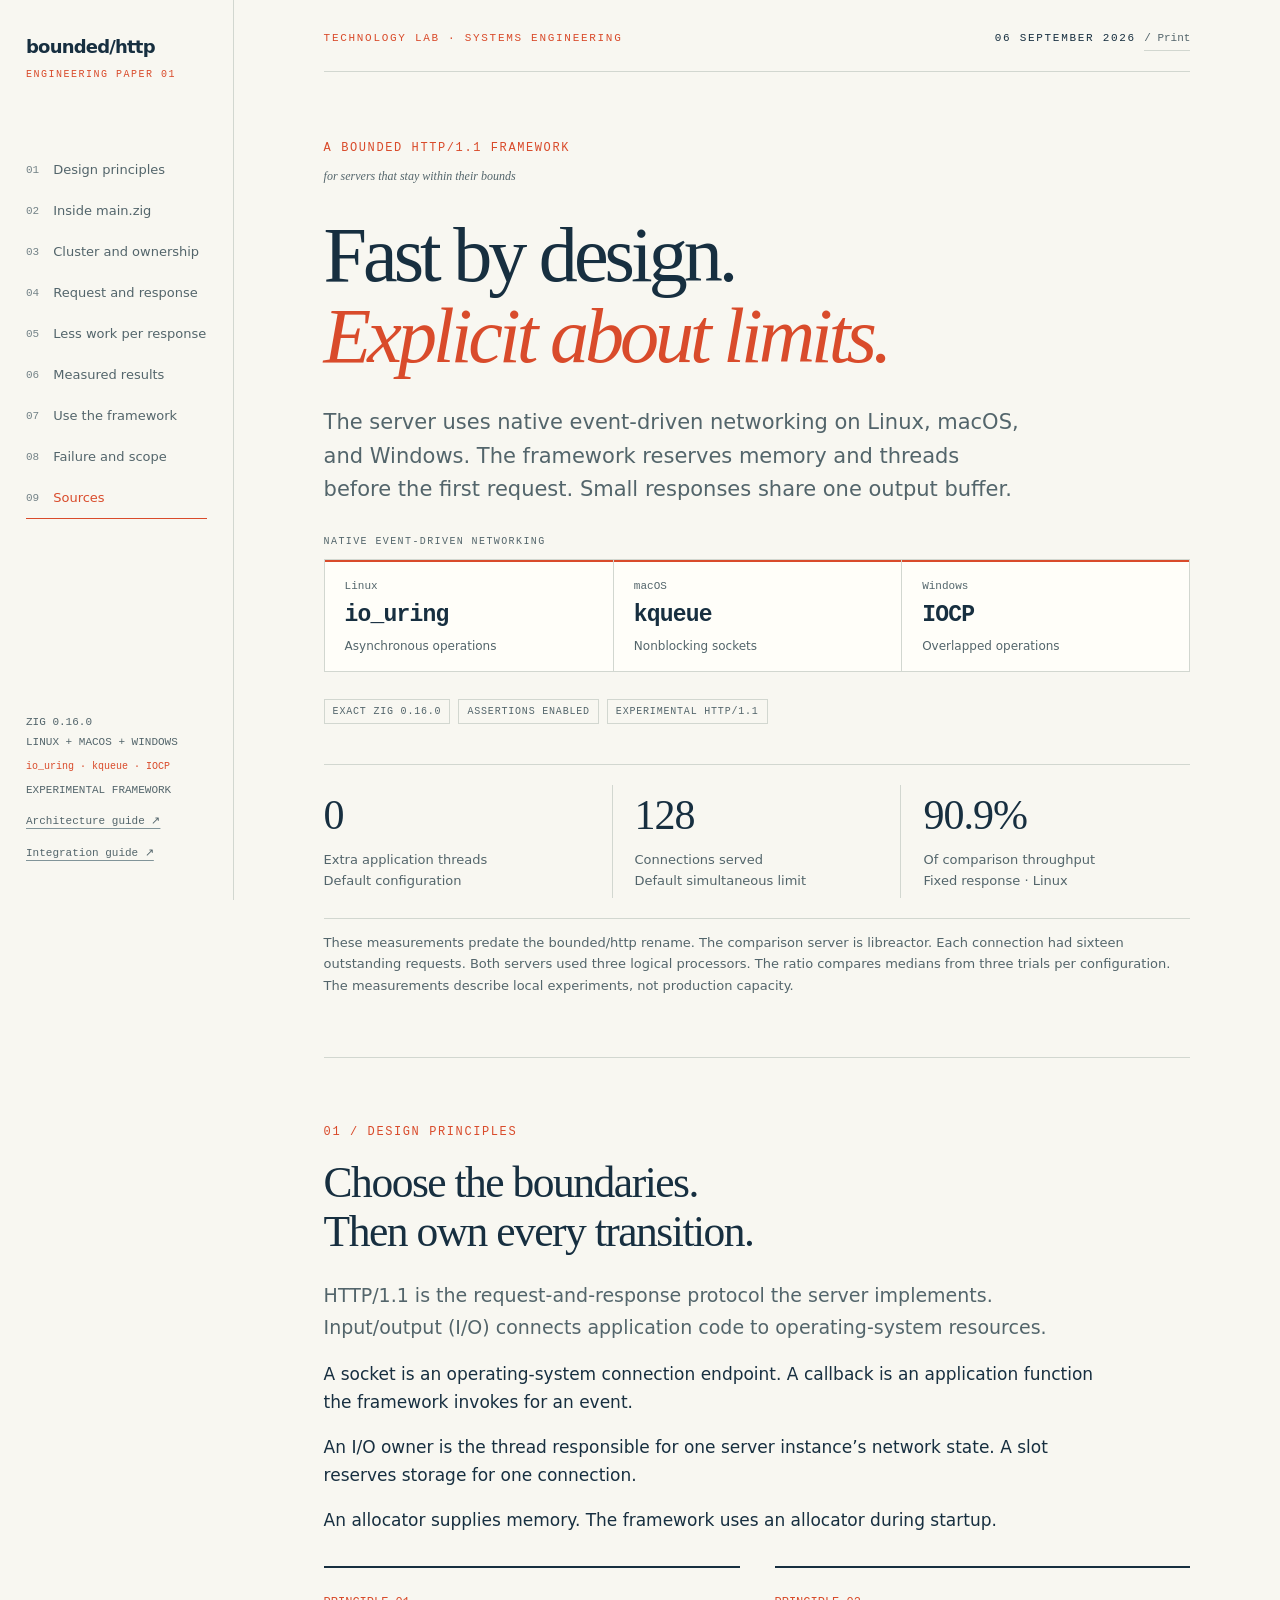
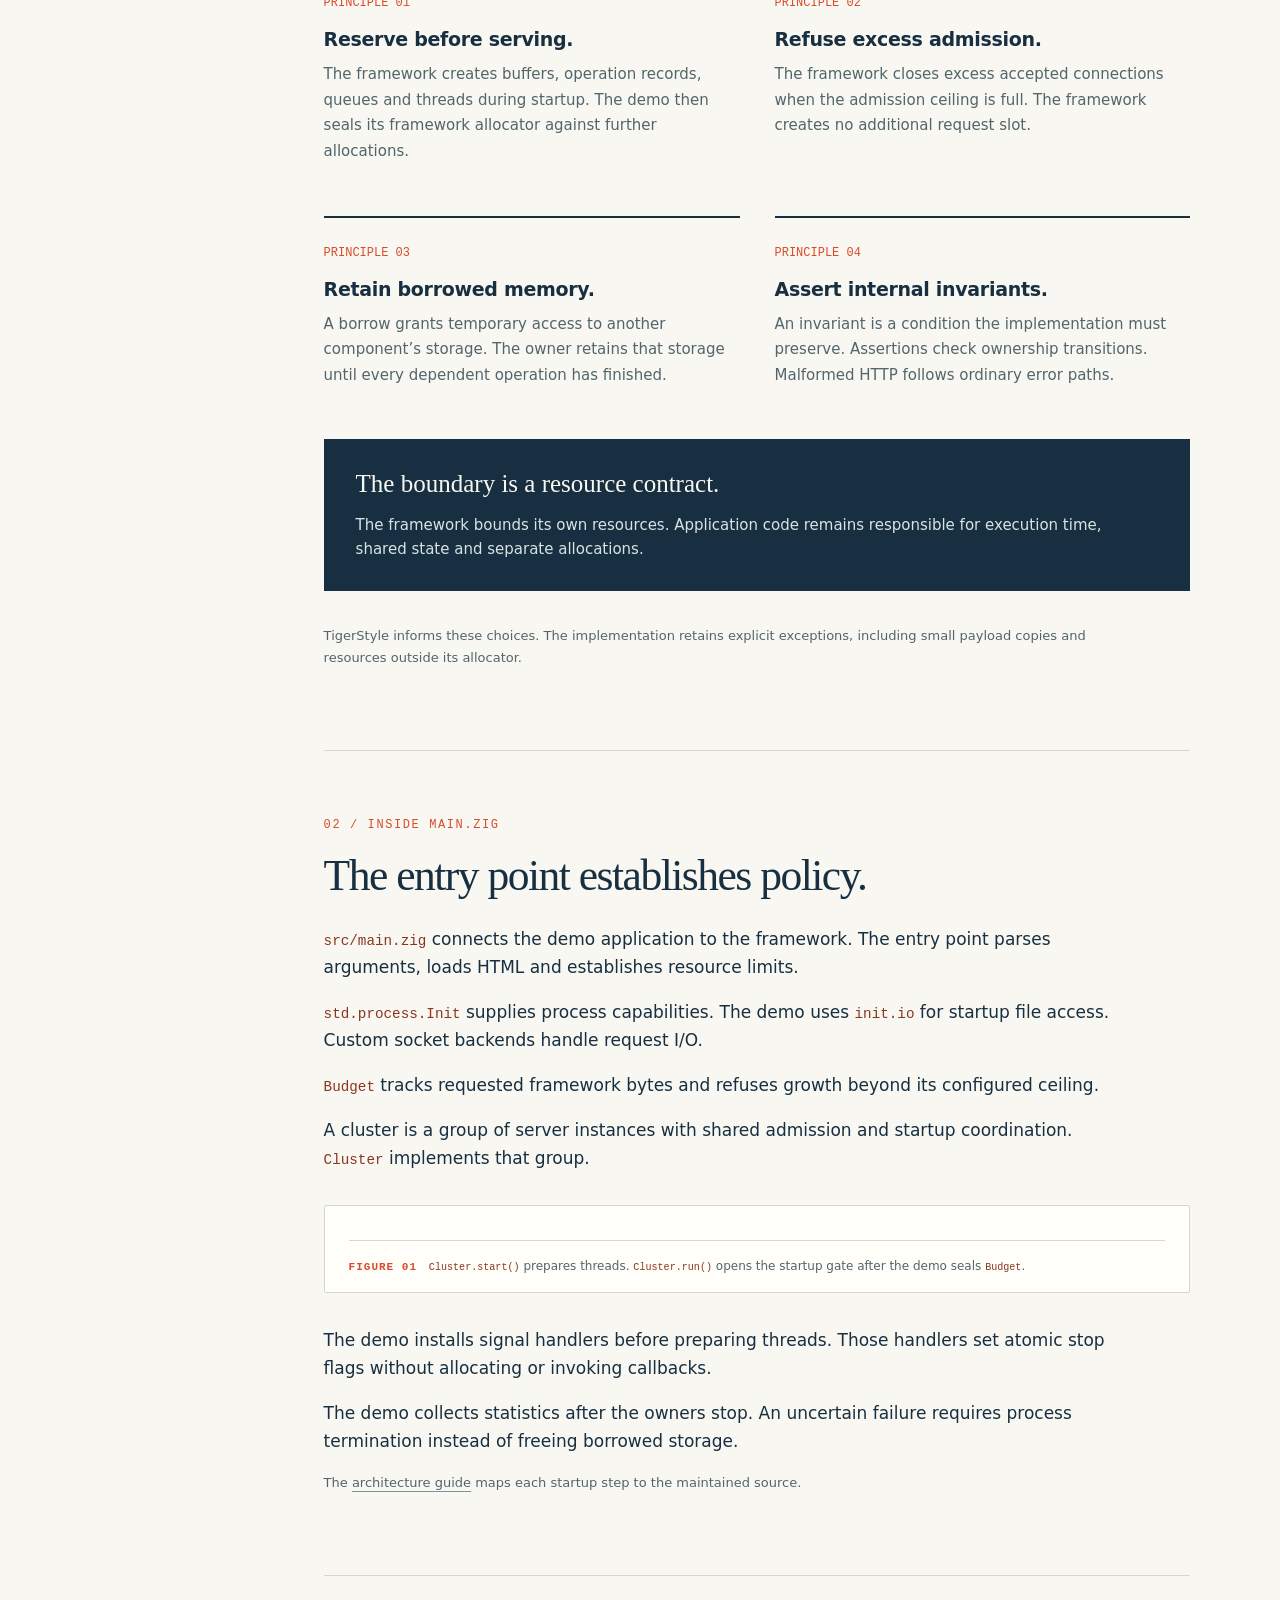
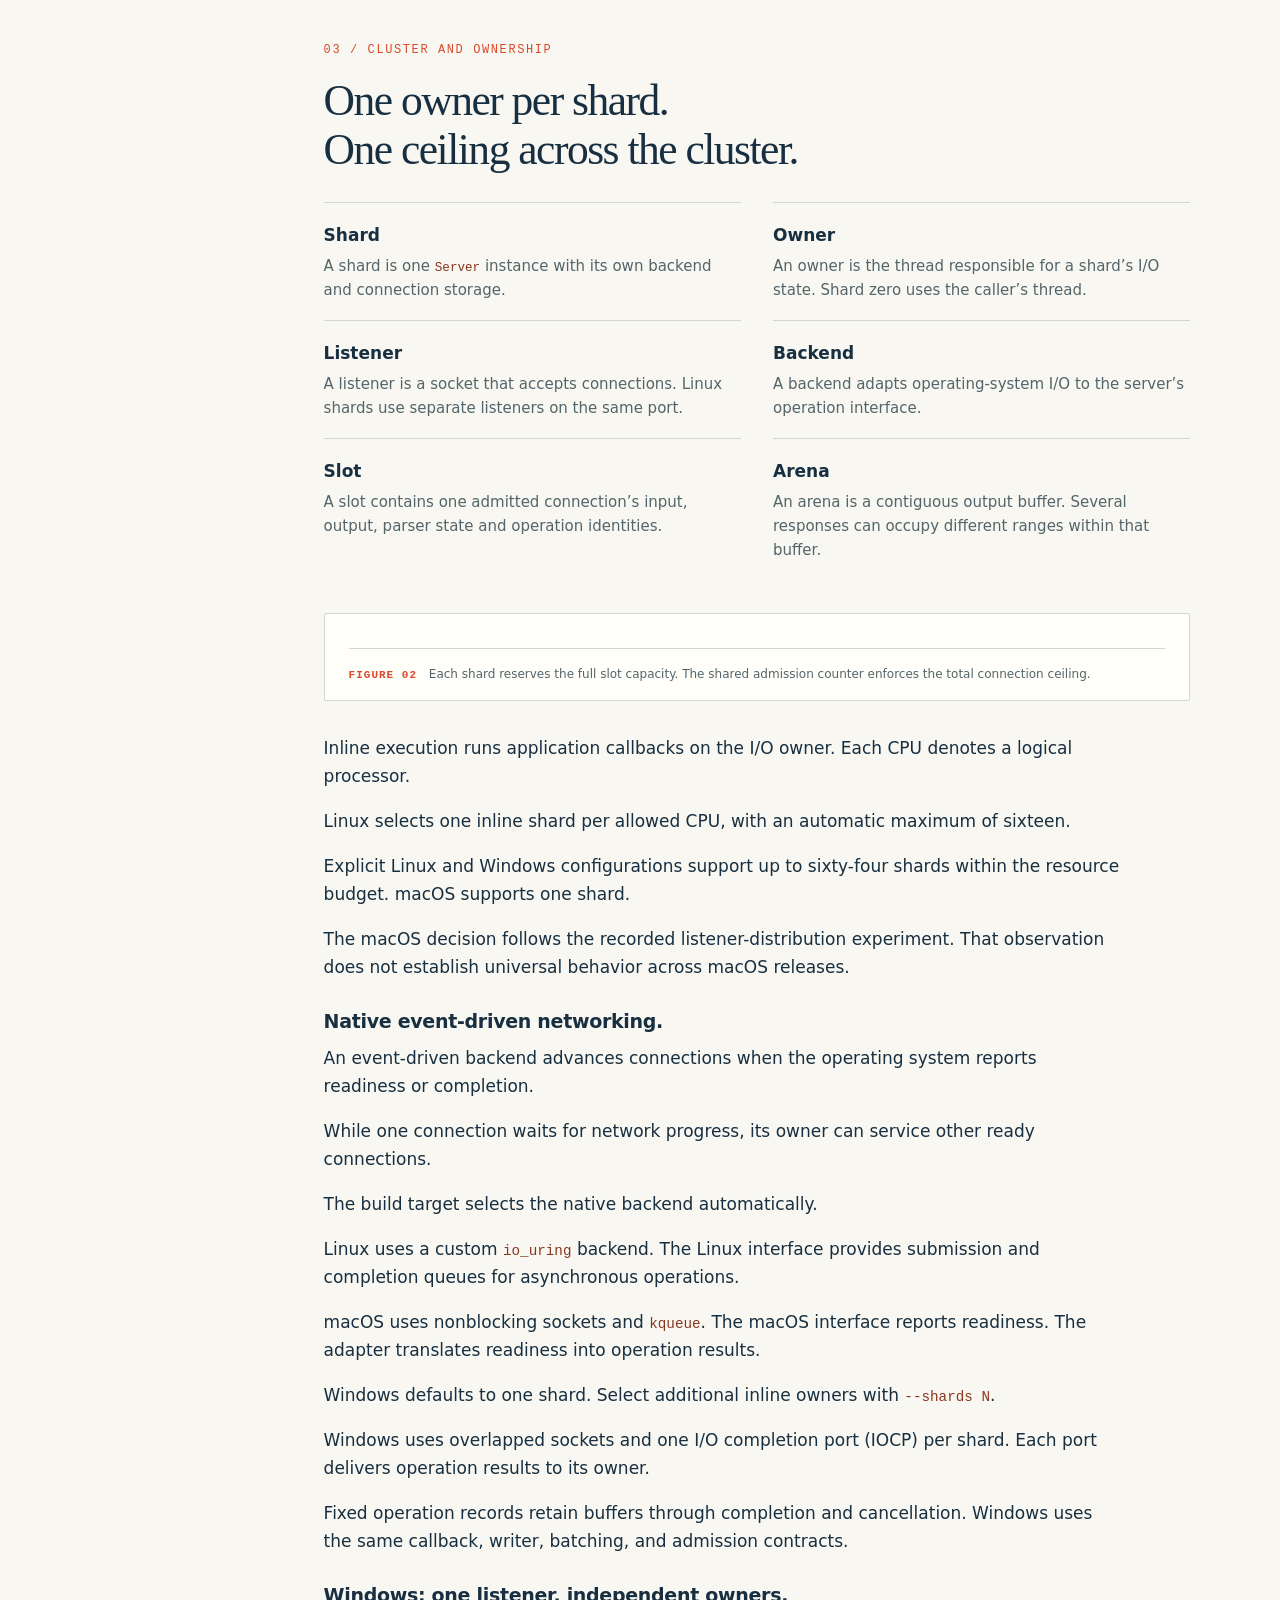
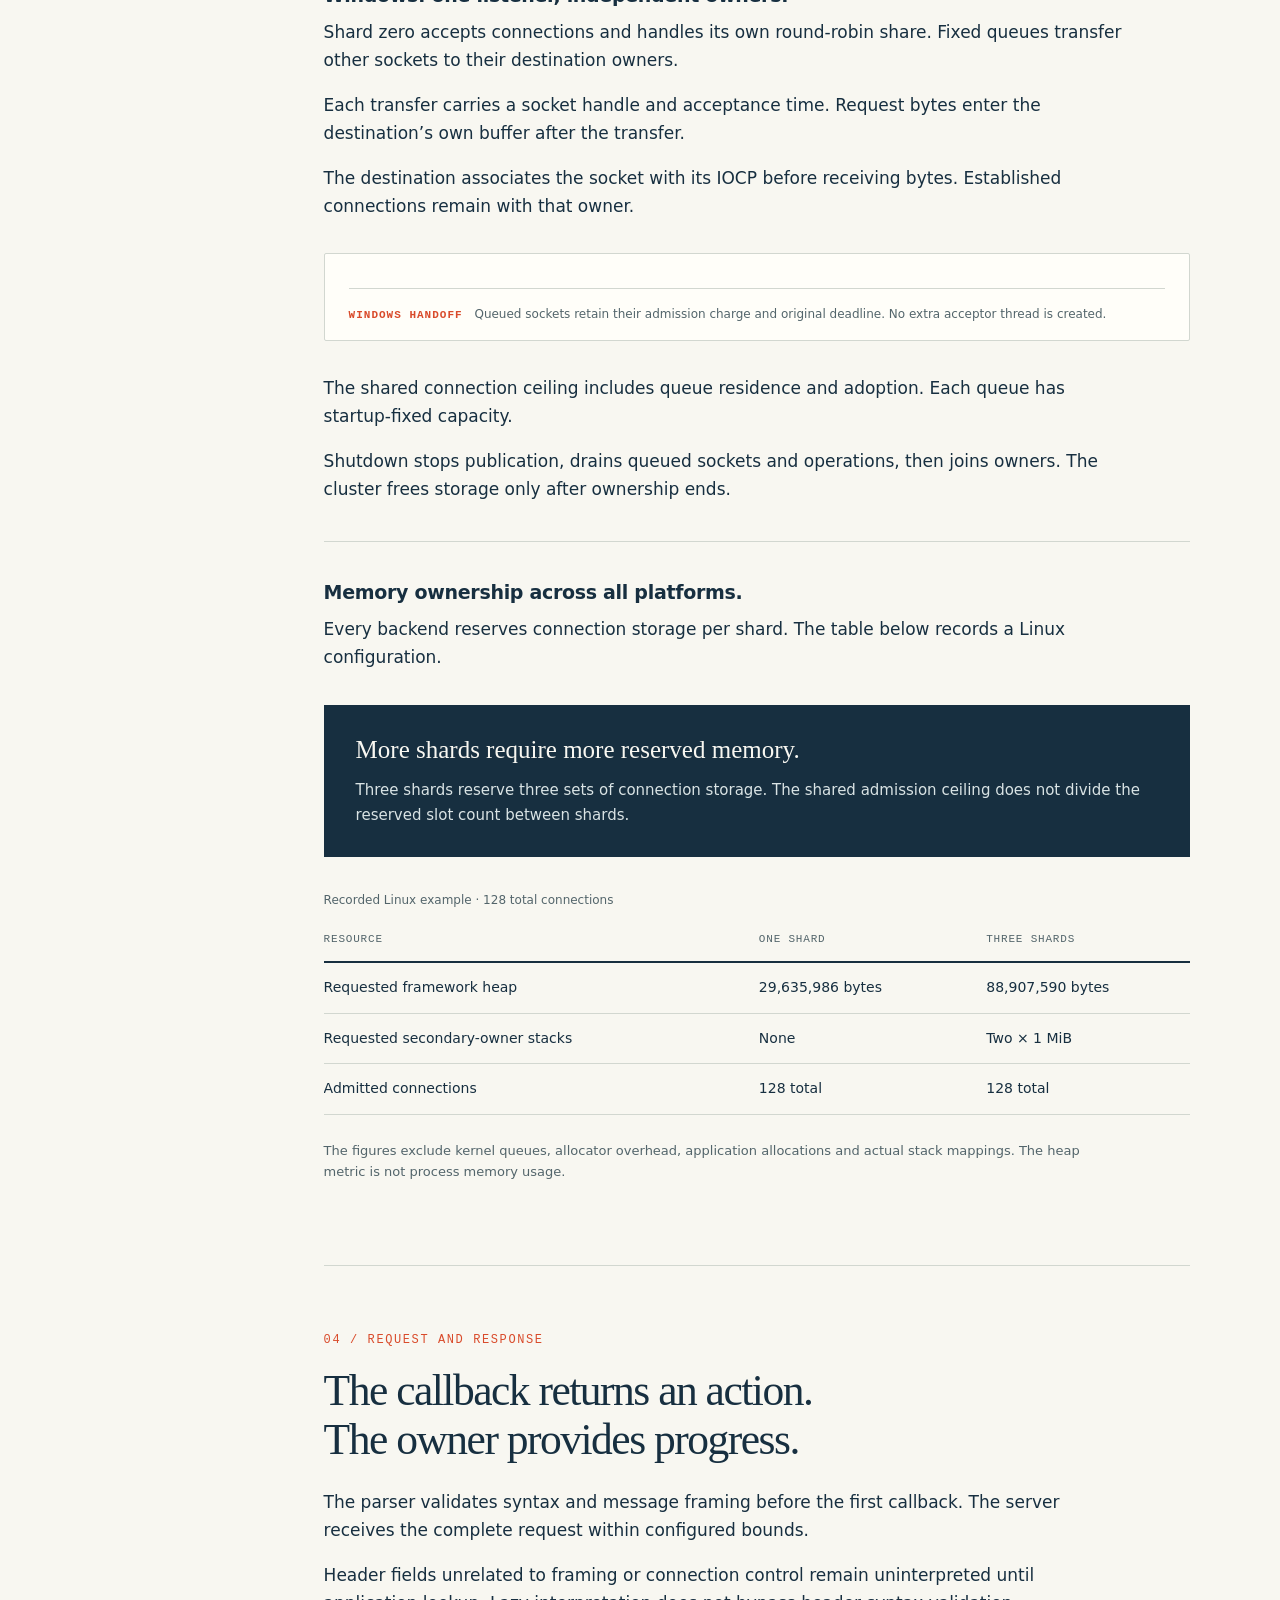
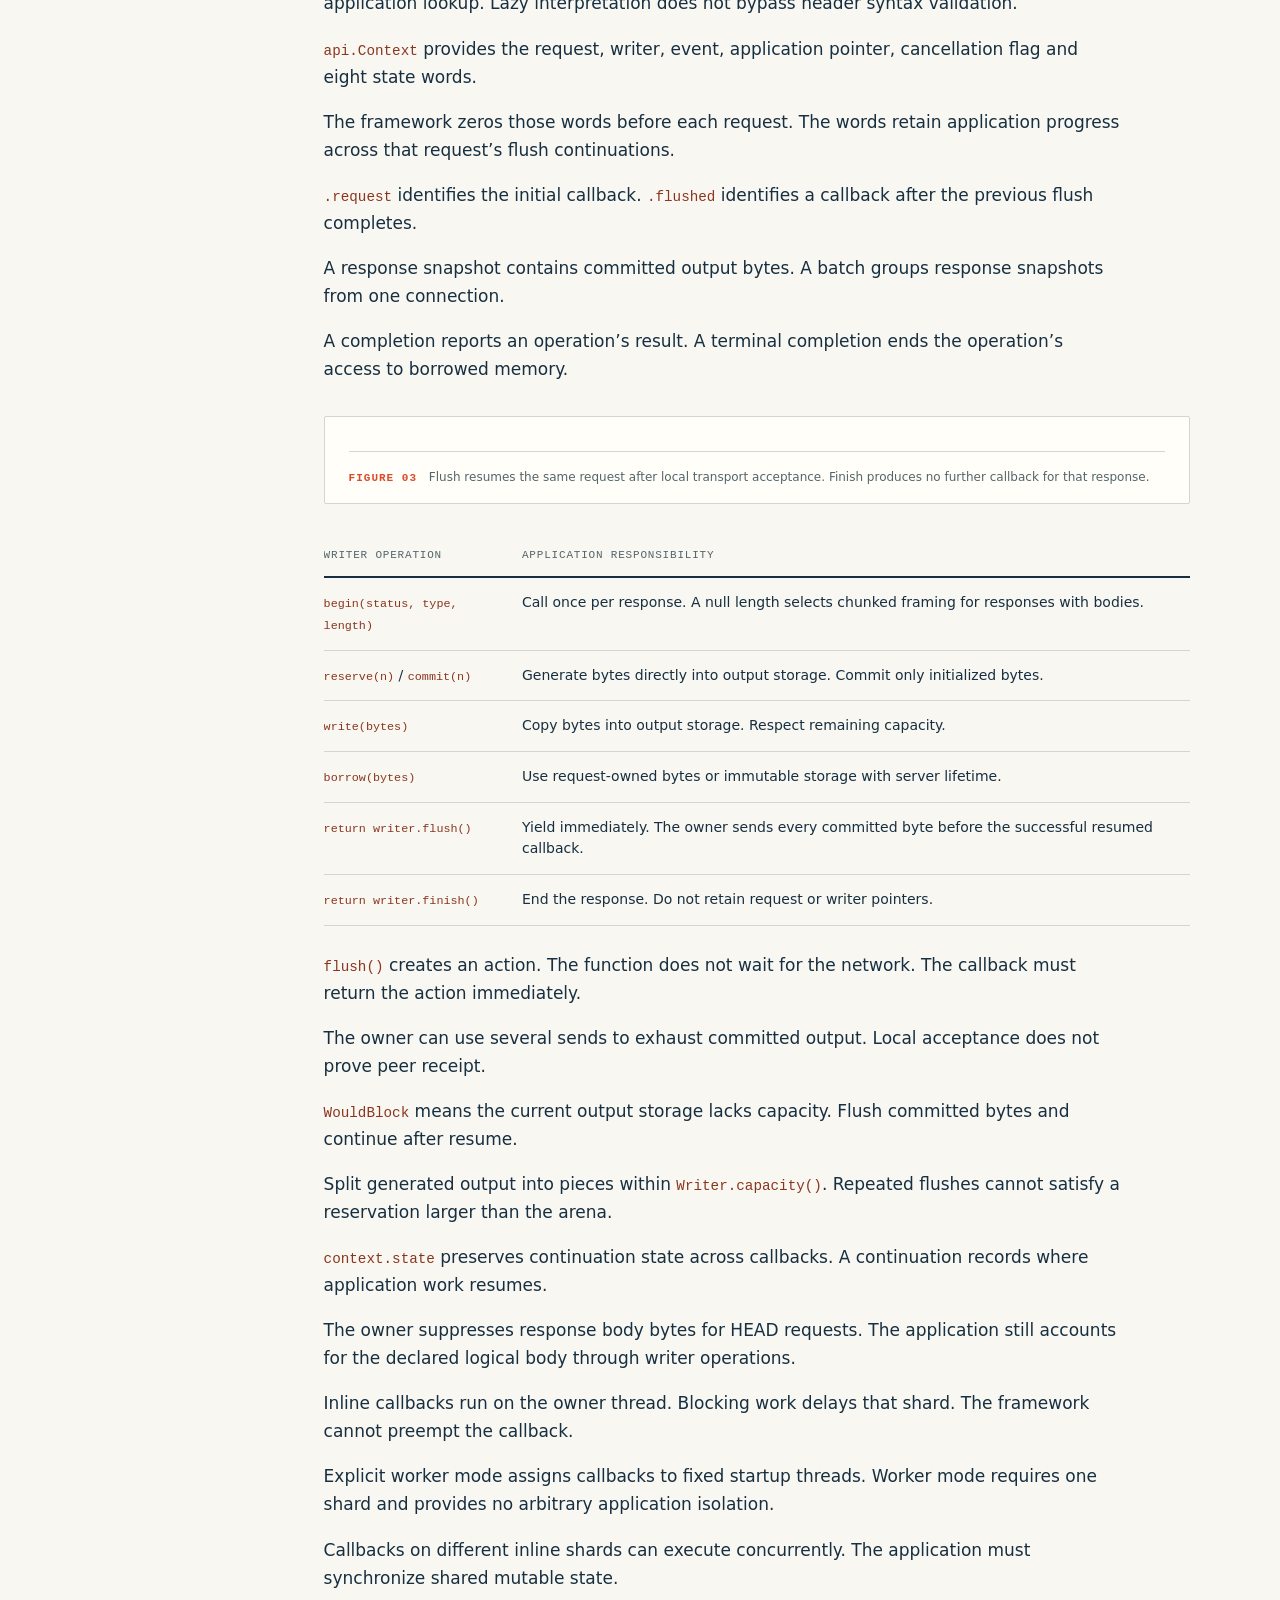
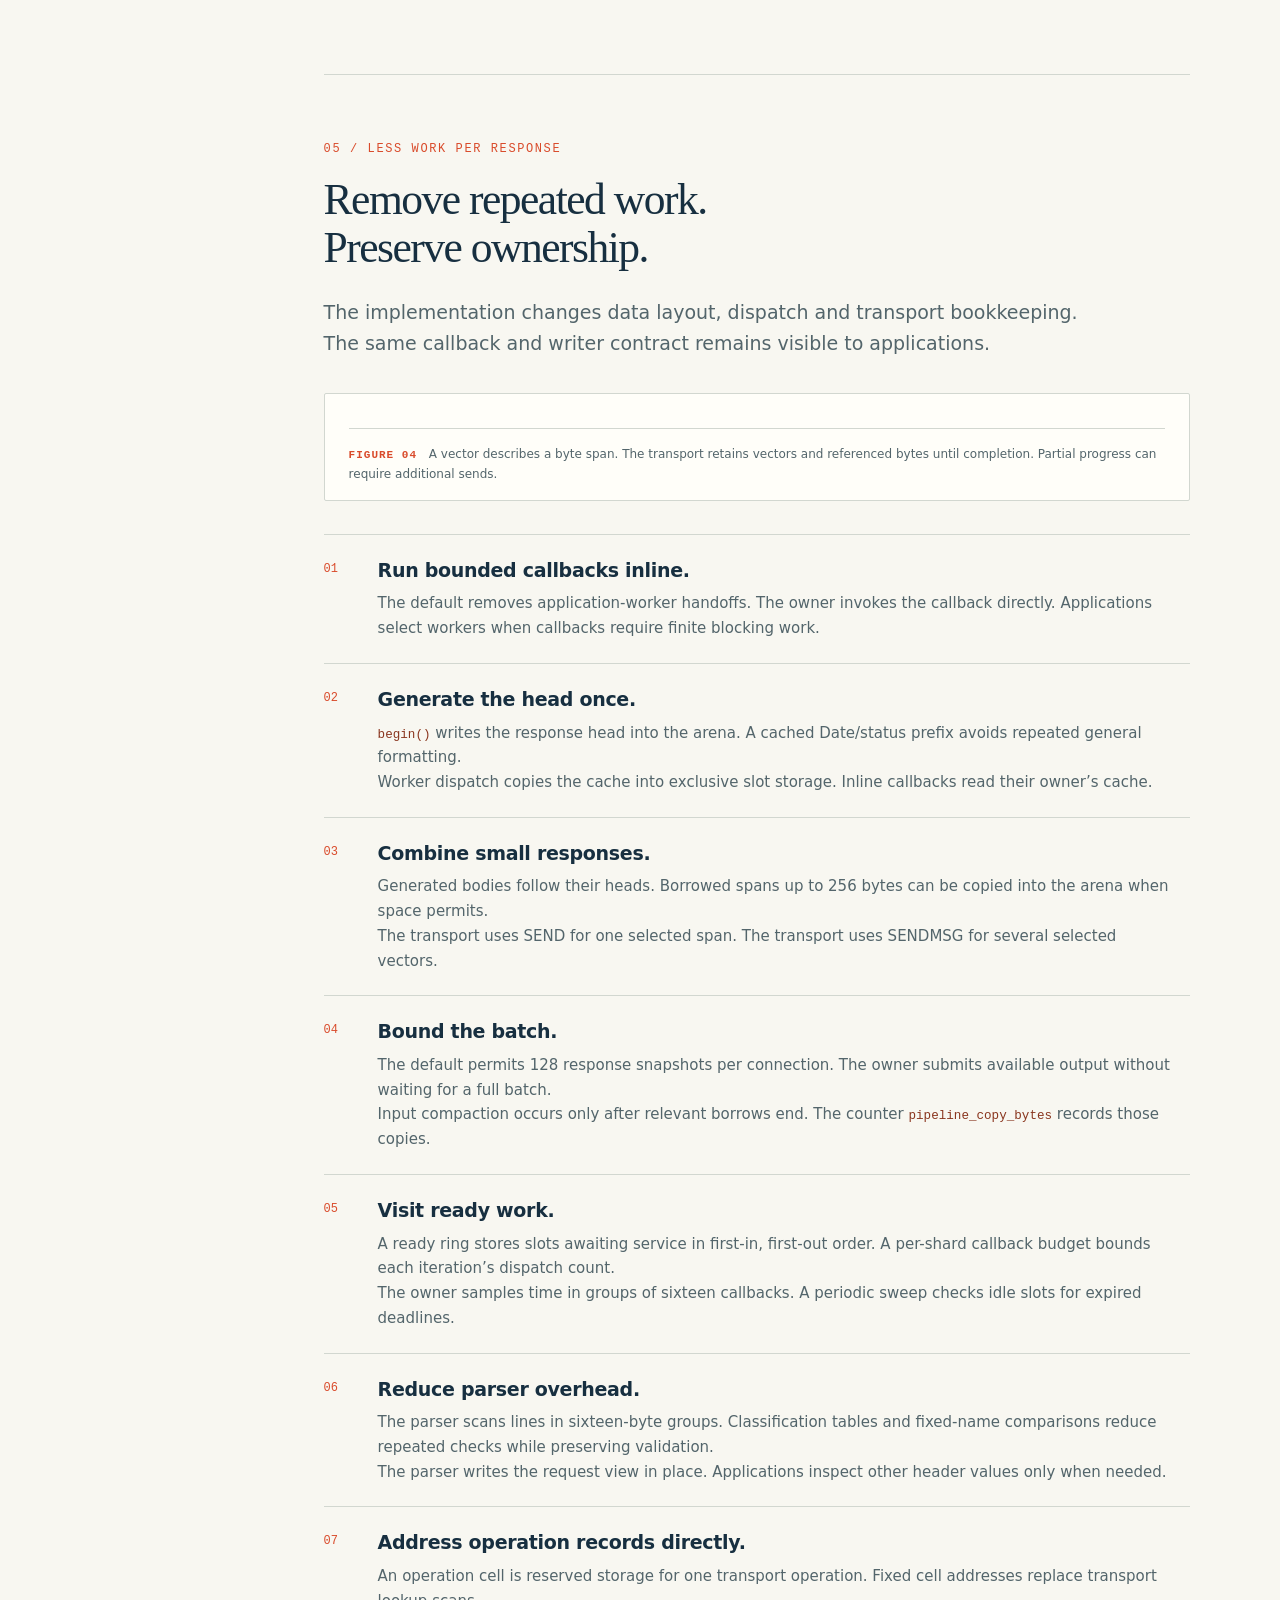
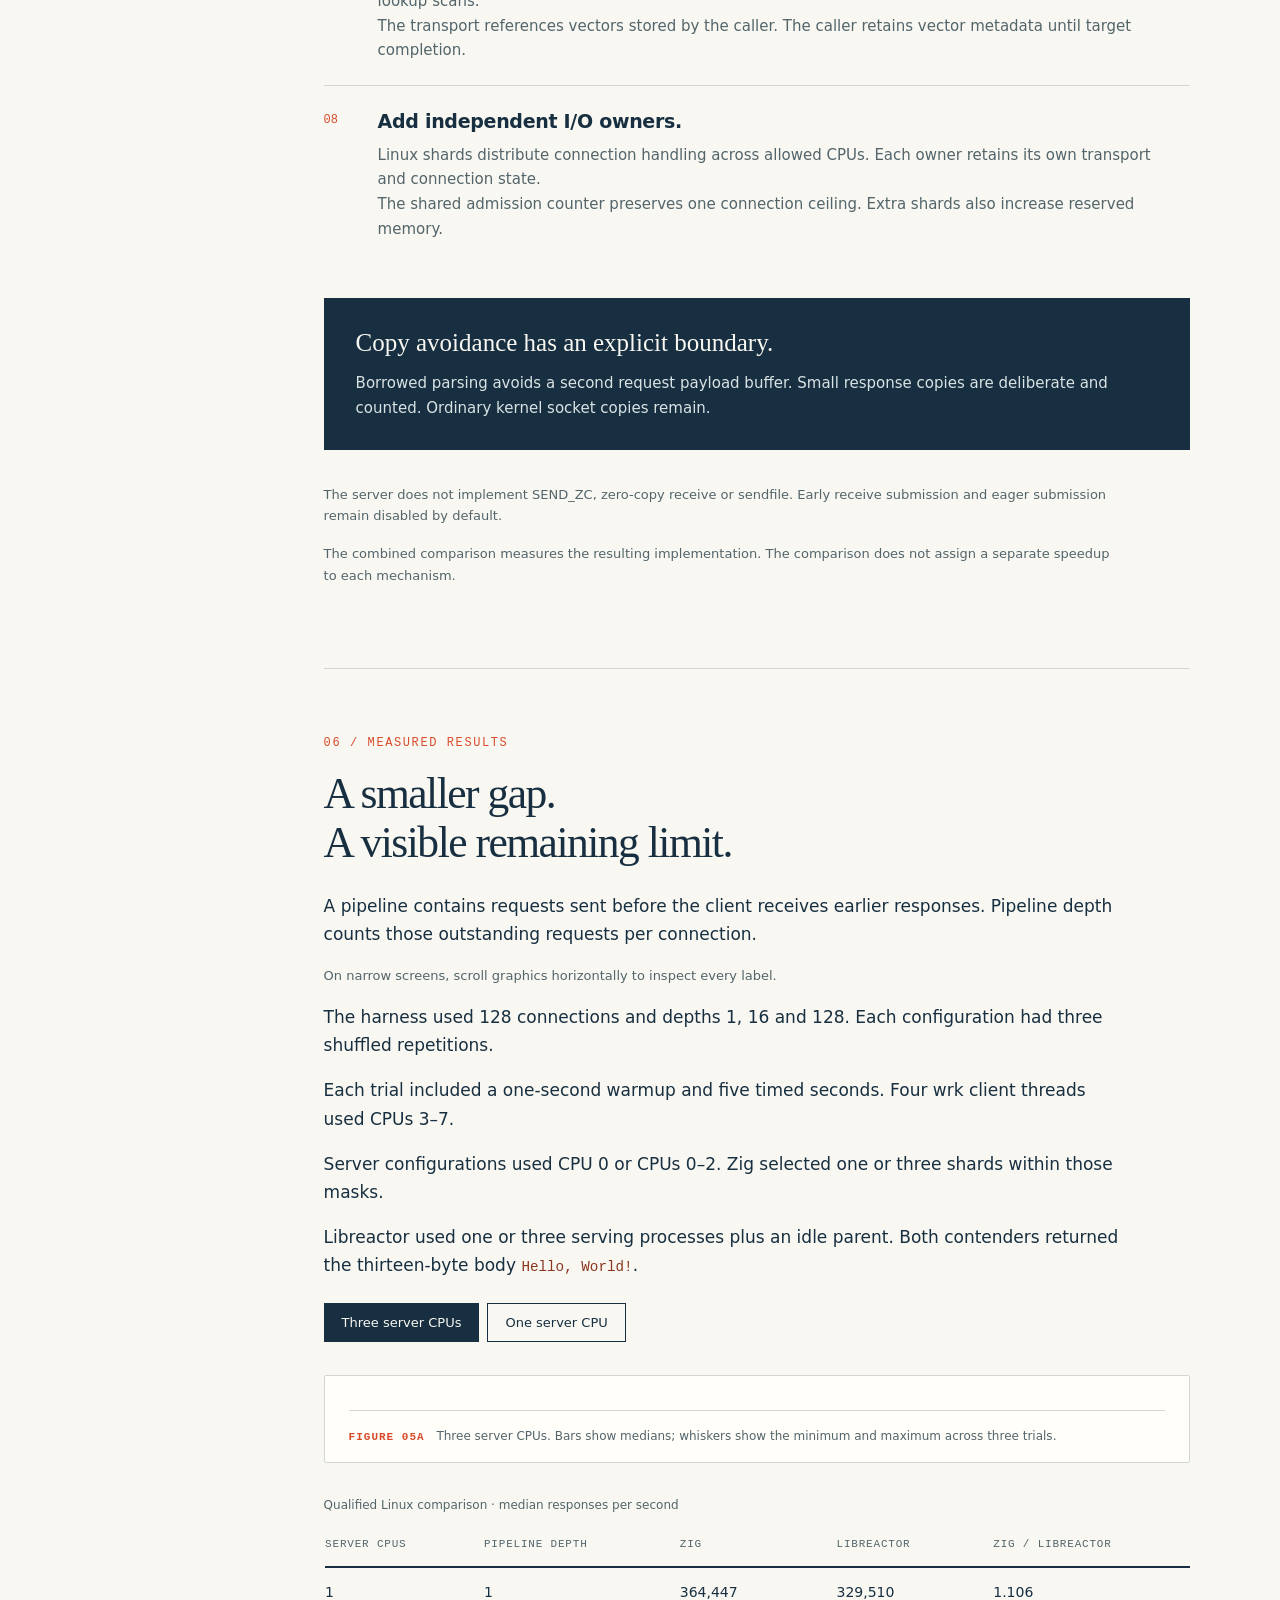
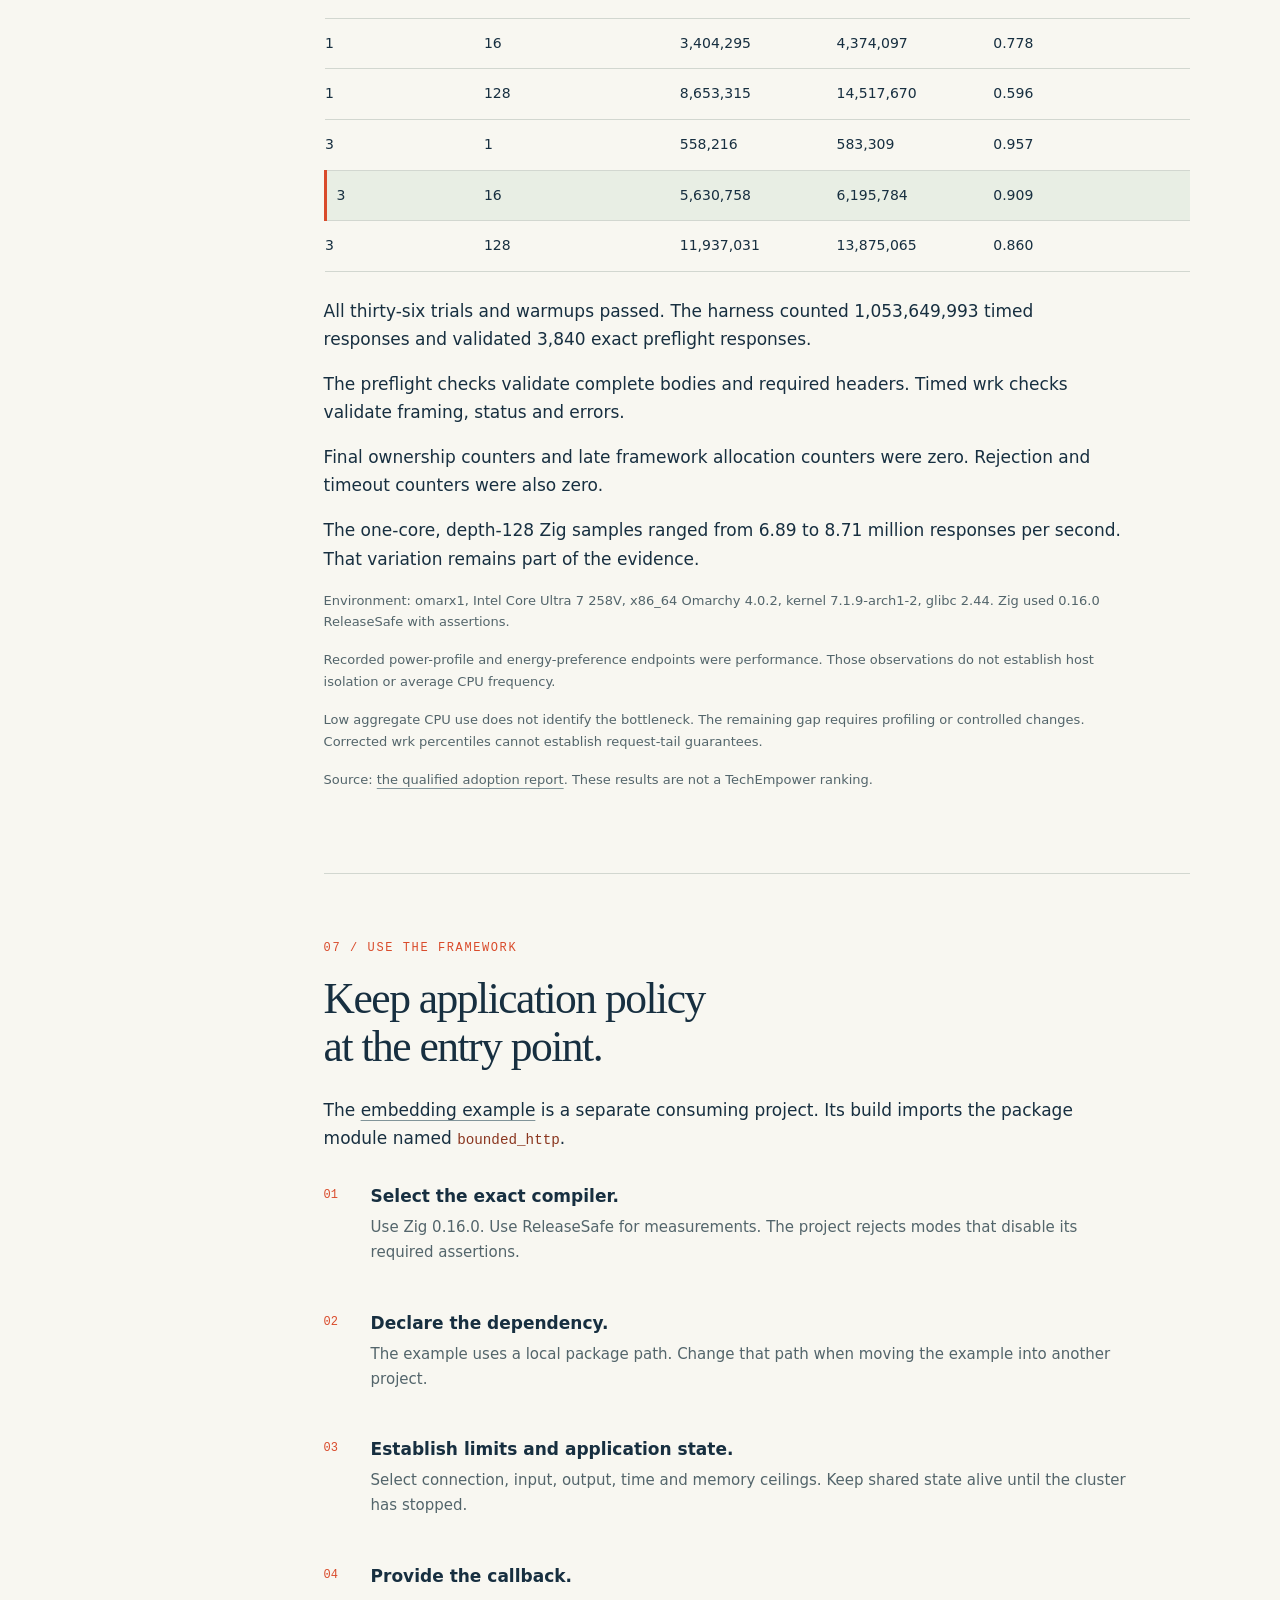
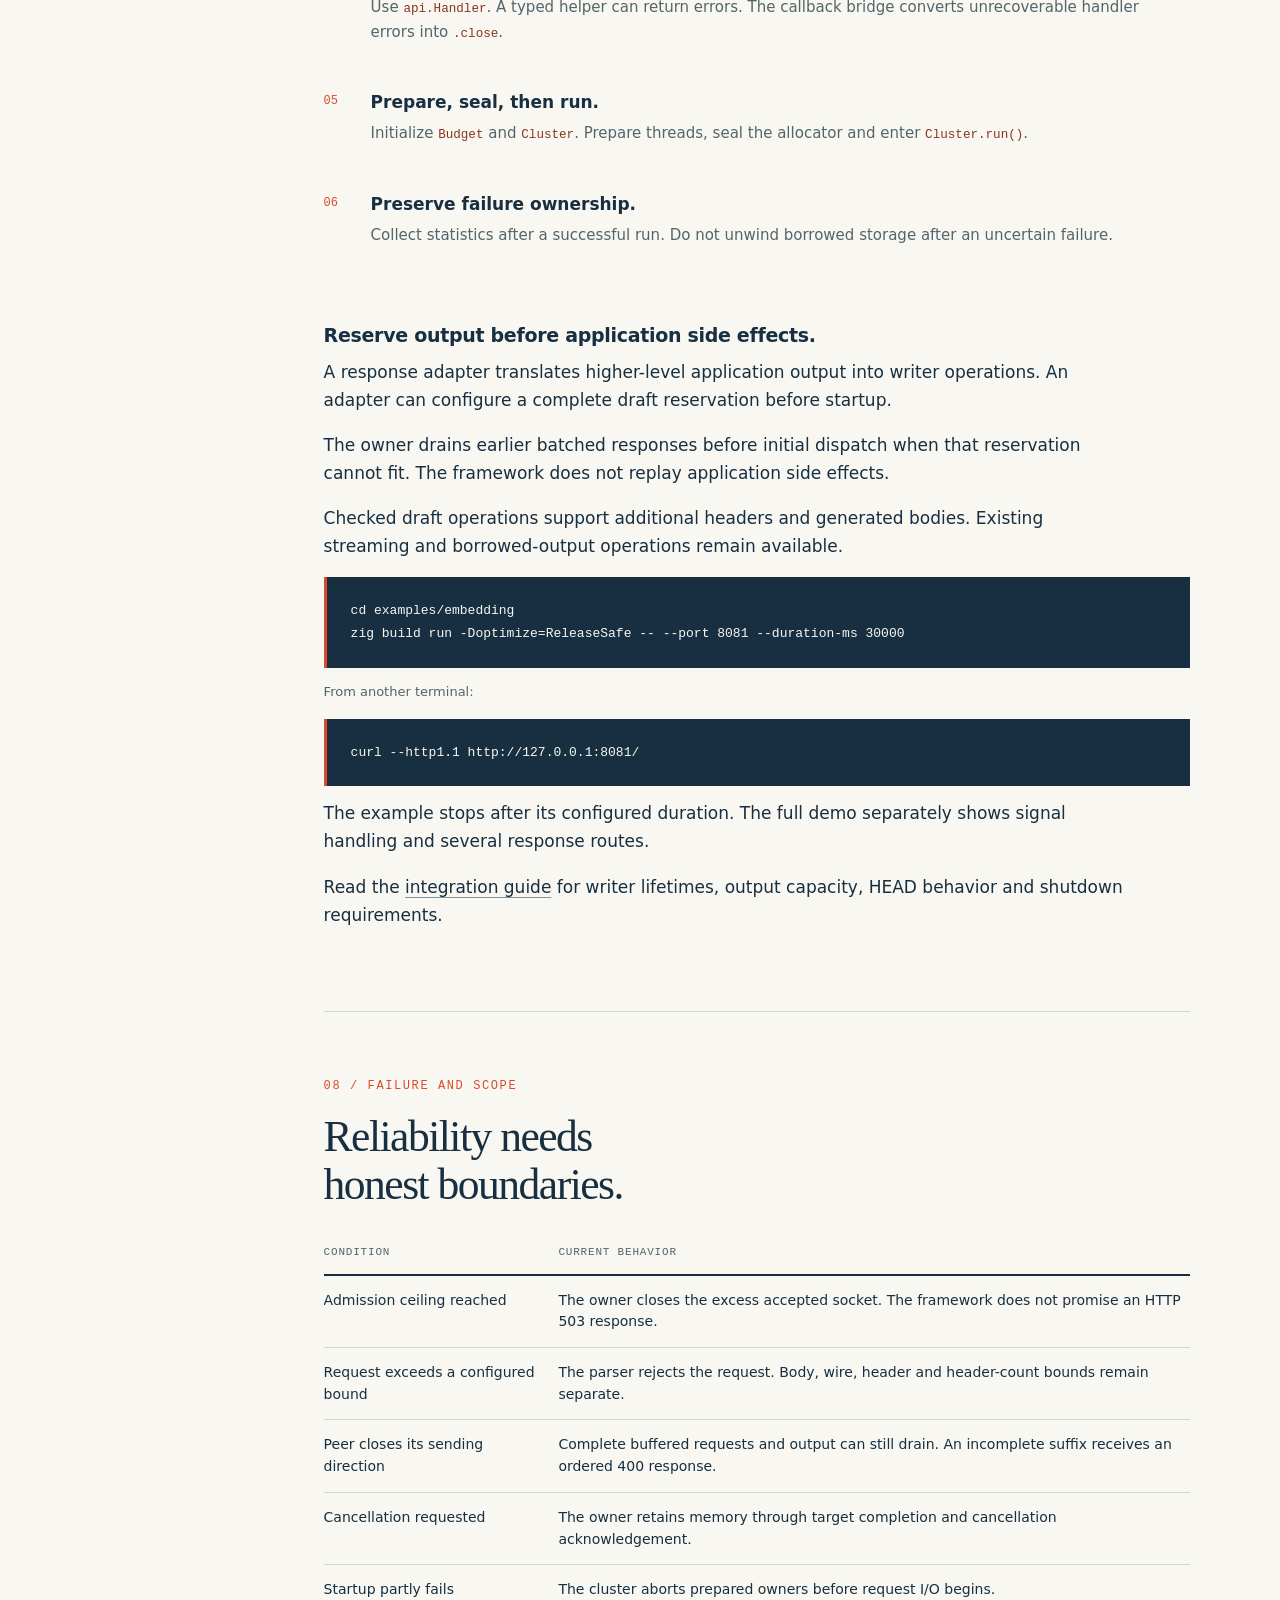
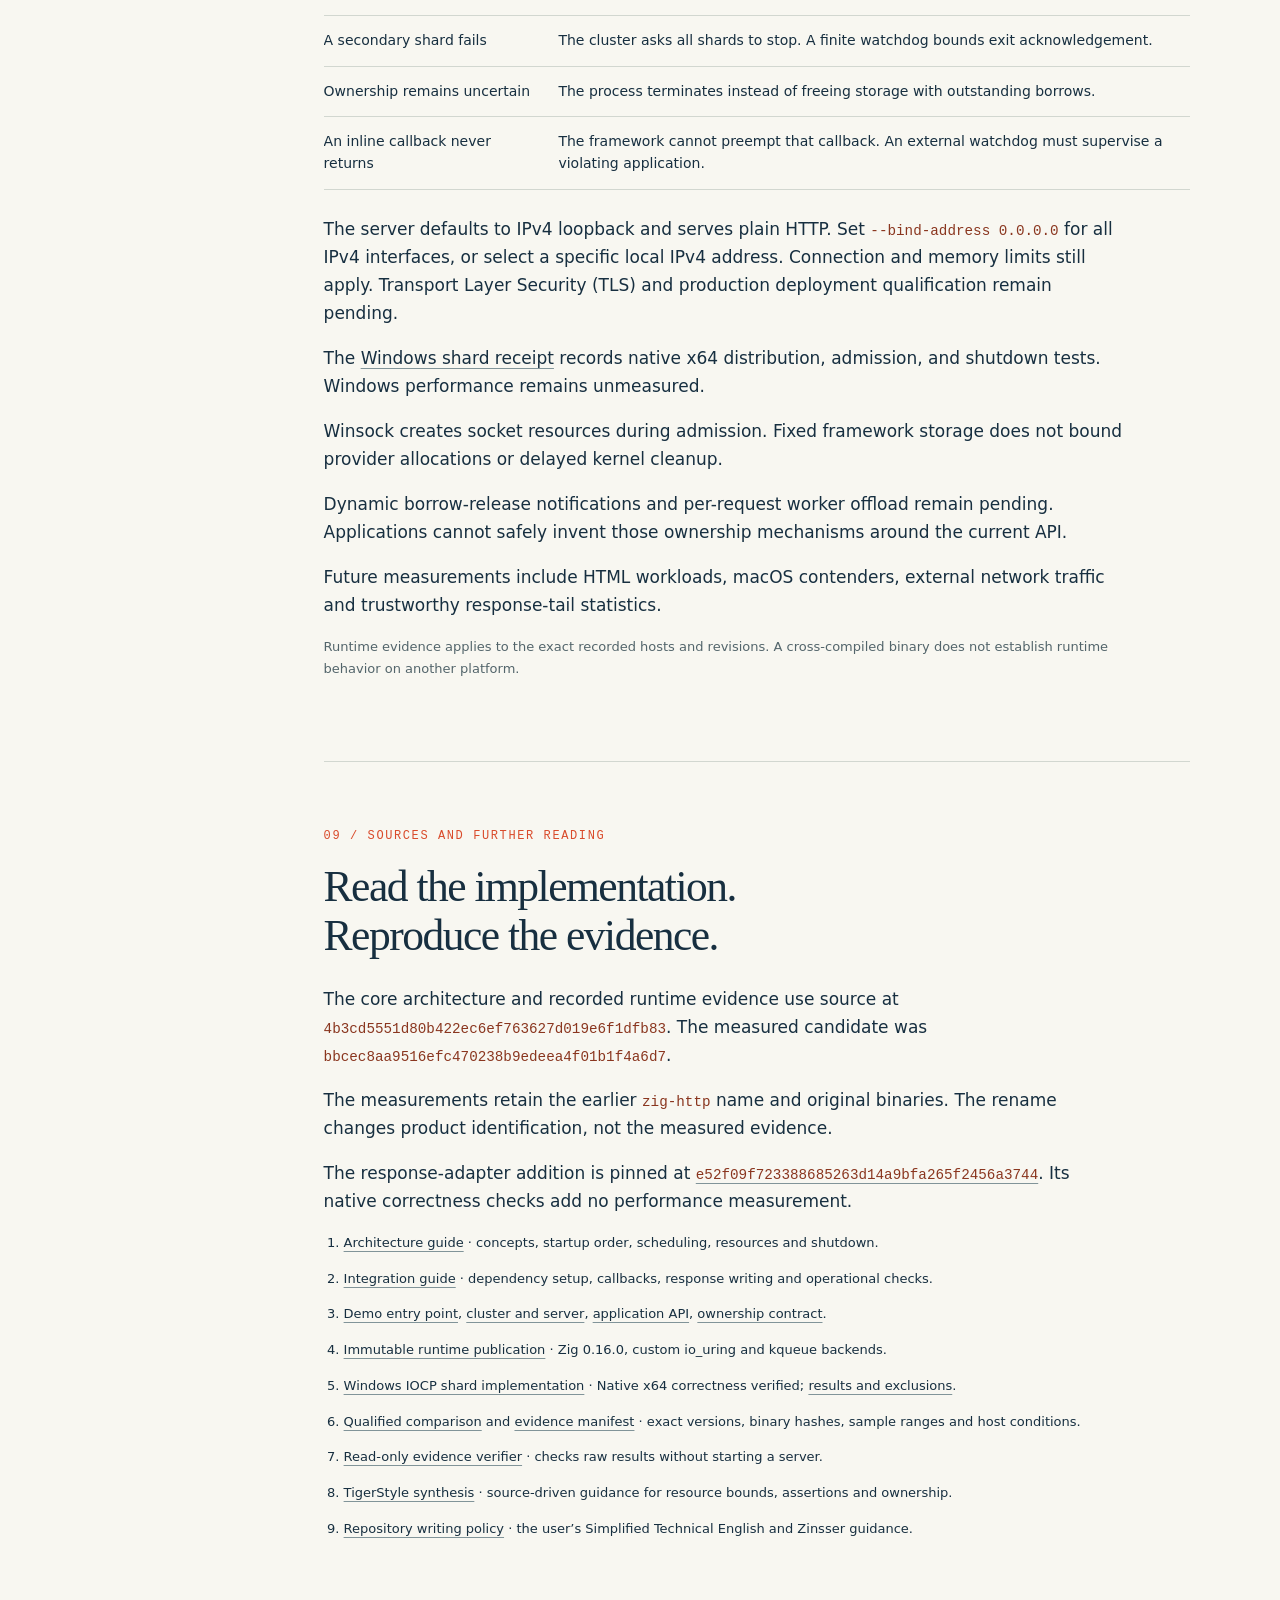
<file: docs/whitepaper.template.html>
<!doctype html>
<html lang="en">
<head>
<meta charset="utf-8">
<meta name="viewport" content="width=device-width, initial-scale=1">
<meta name="description" content="bounded/http: a bounded Zig HTTP/1.1 framework with native io_uring on Linux, kqueue on macOS, and IOCP on Windows.">
<meta name="color-scheme" content="light">
<title>bounded/http — Architecture and performance</title>
<style>
:root{--paper:#f8f7f1;--white:#fffef9;--ink:#172f40;--muted:#53656b;--line:#d2d7d0;--orange:#d94b2b;--soft:#e5ece8;--serif:Georgia,'Times New Roman',serif;--mono:ui-monospace,SFMono-Regular,Consolas,monospace}
*{box-sizing:border-box}html{scroll-behavior:smooth;scroll-padding-top:32px}body{margin:0;background:var(--paper);color:var(--ink);font:17px/1.65 system-ui,-apple-system,'Segoe UI',sans-serif}a{color:inherit;text-decoration-color:#819499;text-underline-offset:4px}a:hover{color:var(--orange)}a:focus-visible,button:focus-visible{outline:3px solid var(--orange);outline-offset:5px}button{font:inherit}::selection{background:#ffd1b9}.skip{position:absolute;top:-100px;left:15px;padding:12px;background:var(--white);z-index:20}.skip:focus{top:12px}.rail{position:fixed;inset:0 auto 0 0;width:234px;padding:36px 26px;border-right:1px solid var(--line);display:flex;flex-direction:column;background:var(--paper);z-index:5}.brand{font-size:18px;font-weight:750;line-height:1.2;letter-spacing:-.8px}.brand small{display:block;color:var(--orange);font:10px/1.8 var(--mono);letter-spacing:1.5px;margin-top:8px}.rail nav{margin-top:66px}.rail nav a{display:flex;gap:14px;padding:9px 0;text-decoration:none;font-size:13px;color:var(--muted);border-bottom:1px solid transparent}.rail nav a span{font:11px/2 var(--mono);color:#748388}.rail nav a[aria-current=true]{color:var(--orange);border-bottom-color:var(--orange)}.rail-footer{margin-top:auto;font:11px/1.8 var(--mono);color:var(--muted)}.rail-footer a{display:block;margin-top:12px}.document{max-width:1410px;margin-left:234px;padding:0 7%;}.topline{display:flex;justify-content:space-between;gap:20px;border-bottom:1px solid var(--line);padding:30px 0 20px;font:11px/1.5 var(--mono);letter-spacing:1.7px;text-transform:uppercase}.edition{color:var(--orange)}.hero{padding:67px 0 48px;position:relative}.eyebrow{font:12px/1.5 var(--mono);letter-spacing:1.6px;text-transform:uppercase;color:var(--orange);margin:0 0 20px}.byline{font:italic 400 12px/1.6 var(--serif);color:var(--muted);margin:-10px 0 28px}.hero h1{font:clamp(55px,6.1vw,91px)/1.04 var(--serif);letter-spacing:-4px;font-weight:400;margin:0 0 30px;max-width:870px}.hero h1 em{font-weight:400;color:var(--orange)}.lead{max-width:700px;font-size:21px;line-height:1.6;color:var(--muted)}.hero .scope{margin-top:27px;font:12px/1.6 var(--mono);color:var(--muted)}.hero-art{margin-top:40px;border-top:1px solid var(--line);border-bottom:1px solid var(--line);padding:20px 0;display:grid;grid-template-columns:repeat(3,1fr)}.hero-art>div{padding:6px 22px;border-right:1px solid var(--line)}.hero-art>div:first-child{padding-left:0}.hero-art>div:last-child{border:0}.hero-art strong{display:block;font:42px/1.15 var(--serif);letter-spacing:-1px}.hero-art span{display:block;font-size:13px;color:var(--muted);margin-top:10px}.note{color:var(--muted);font-size:13px;line-height:1.65}.section{padding:65px 0;border-top:1px solid var(--line);scroll-margin-top:25px}.section h2{font:clamp(32px,3.4vw,49px)/1.12 var(--serif);letter-spacing:-1.5px;margin:0 0 25px;max-width:820px}.section h3{font-size:19px;line-height:1.4;letter-spacing:-.3px;margin:27px 0 9px}.section p{max-width:800px;margin:0 0 17px}.section .intro{font-size:19px;color:var(--muted);max-width:780px}.two{display:grid;grid-template-columns:1fr 1fr;gap:35px;margin-top:32px}.principle{padding-top:18px;border-top:2px solid var(--ink)}.principle .n{font:12px/1.5 var(--mono);color:var(--orange)}.principle h3{margin-top:12px}.principle p{font-size:15px;line-height:1.7;color:var(--muted)}.callout{background:var(--ink);color:var(--paper);padding:29px 32px;margin:34px 0}.callout strong{font:25px/1.3 var(--serif);display:block;margin-bottom:12px}.callout p{font-size:15px;margin:0;color:#d9e3e4}.terms{display:grid;grid-template-columns:1fr 1fr;gap:0 32px;margin:28px 0}.terms div{padding:18px 0;border-top:1px solid var(--line)}.terms dt{font-size:17px;font-weight:650}.terms dd{font-size:15px;color:var(--muted);margin:5px 0 0;line-height:1.6}.figure{margin:33px 0;background:var(--white);border:1px solid var(--line);padding:22px 24px 15px;border-radius:2px}.figure-scroll{overflow:auto}.figure svg{display:block;width:100%;height:auto}.figure figcaption{border-top:1px solid var(--line);padding-top:15px;margin-top:12px;color:var(--muted);font-size:12px;line-height:1.7}.figure figcaption b{color:var(--orange);font-family:var(--mono);font-size:11px;letter-spacing:1px;margin-right:8px}.table-wrap{overflow:auto;margin:25px 0}table{border-collapse:collapse;width:100%;font-size:14px;line-height:1.55;text-align:left}caption{text-align:left;font-size:12px;color:var(--muted);margin-bottom:12px}th{font:11px/1.6 var(--mono);text-transform:uppercase;letter-spacing:.8px;color:var(--muted);border-bottom:2px solid var(--ink);padding:10px 14px 12px 0}td{padding:14px 14px 14px 0;border-bottom:1px solid var(--line);vertical-align:top}td:last-child,th:last-child{padding-right:0}.numbers td{font-variant-numeric:tabular-nums}.numbers tr.highlight td{background:#e8eee4}.numbers tr.highlight td:first-child{padding-left:10px;border-left:3px solid var(--orange)}code{font: .84em/1.5 var(--mono);color:#8a361f;overflow-wrap:anywhere}pre{padding:22px 24px;background:var(--ink);color:#f8f7f1;overflow:auto;font:13px/1.8 var(--mono);border-left:3px solid var(--orange)}pre code{color:inherit;overflow-wrap:normal;font:inherit}.steps{counter-reset:step;list-style:none;padding:0;margin:30px 0}.steps li{position:relative;padding:0 0 27px 47px;max-width:820px}.steps li:before{counter-increment:step;content:counter(step,decimal-leading-zero);position:absolute;left:0;top:3px;font:12px/1.8 var(--mono);color:var(--orange)}.steps strong{display:block;margin-bottom:5px}.steps p{font-size:15px;color:var(--muted)}.optimization{display:grid;grid-template-columns:40px 1fr;gap:0 14px;padding:22px 0;border-top:1px solid var(--line)}.optimization .tag{font:12px/2 var(--mono);color:var(--orange)}.optimization h3{margin:0 0 8px}.optimization p{font-size:15px;color:var(--muted);margin:0}.cpu-controls{display:none;gap:8px;margin-top:24px}.has-js .cpu-controls{display:flex}.cpu-controls button{border:1px solid var(--ink);padding:8px 17px;background:transparent;color:var(--ink);font-size:13px;cursor:pointer}.cpu-controls button[aria-pressed=true]{background:var(--ink);color:var(--paper)}.has-js .cpu-panel[hidden]{display:none}.refs{font-size:13px;line-height:1.75;padding-left:20px}.refs li{margin:13px 0;overflow-wrap:anywhere}.end{padding:35px 0 60px;border-top:1px solid var(--ink);display:flex;justify-content:space-between;gap:25px;font:11px/1.8 var(--mono);color:var(--muted)}.pill{display:inline-block;border:1px solid var(--line);padding:4px 8px;font:10px/1.5 var(--mono);letter-spacing:.8px;margin-right:8px}.print-button{background:transparent;border:0;border-bottom:1px solid var(--line);padding:0 0 3px;color:var(--muted);font:11px/1.5 var(--mono);cursor:pointer}.no-print{}.diagram-svg{isolation:isolate}
@media(min-width:1750px){.document{margin-right:auto;padding-left:100px;padding-right:100px}}
@media(max-width:1050px){.rail{width:190px;padding:27px 20px}.document{margin-left:190px;padding:0 5%}.hero h1{font-size:64px}.hero-art strong{font-size:35px}.hero-art>div{padding:6px 15px}}
@media(max-width:760px){body{font-size:16px}.rail{position:static;width:100%;padding:20px 6%;border-right:0;border-bottom:1px solid var(--line);display:block}.brand{font-size:16px}.brand small{display:inline;margin-left:15px;font-size:9px}.rail nav,.rail-footer{display:none}.document{margin:0;padding:0 6%}.topline{font-size:9px;padding-top:18px;letter-spacing:1px}.hero{padding:42px 0 28px}.hero h1{font-size:54px;letter-spacing:-2.5px}.lead{font-size:18px}.hero-art{margin-top:28px}.hero-art strong{font-size:30px}.hero-art span{font-size:11px}.hero-art>div{padding:6px 10px}.section{padding:43px 0}.section h2{font-size:36px}.two,.terms{grid-template-columns:1fr;gap:5px}.figure{padding:15px 12px}.figure .diagram-svg{min-width:680px}.figure .chart-svg{min-width:680px}.callout{padding:23px}.end{display:block}.end>div{margin-bottom:15px}.table-wrap{margin-right:-2px}.numbers{min-width:570px}pre{font-size:11px;padding:18px}.section .intro{font-size:17px}}
@media(prefers-reduced-motion:reduce){html{scroll-behavior:auto}}
@page{size:A4;margin:16mm 14mm}
@media print{body{background:white;color:#172f40;font-size:10pt;line-height:1.5}.rail,.skip,.no-print,.cpu-controls{display:none!important}.document{max-width:none;margin:0;padding:0}.topline{padding-top:0}.hero{padding:28px 0}.hero h1{font-size:49pt}.lead{font-size:14pt}.section{padding:25px 0;break-before:auto}.section h2{font-size:26pt;break-after:avoid}.section h3{break-after:avoid}.figure{break-inside:avoid;padding:8px;margin:20px 0}.figure-scroll{overflow:visible}.figure svg{min-width:0!important}.two{gap:20px}.terms{grid-template-columns:1fr 1fr}.table-wrap{overflow:visible}.numbers{min-width:0}table{font-size:9pt}tr{break-inside:avoid}.callout{background:#edf0eb;color:#172f40;break-inside:avoid}.callout p{color:#172f40}.cpu-panel[hidden]{display:block!important}.end{padding:20px 0}a{text-decoration:none}.note{font-size:9pt}.hero-art strong{font-size:29pt}.optimization{break-inside:avoid}pre{white-space:pre-wrap;overflow-wrap:anywhere;break-inside:avoid}*{-webkit-print-color-adjust:exact;print-color-adjust:exact}}

.rail-backends{display:block;margin:5px 0;font:10px/1.8 var(--mono);color:var(--orange)}
.backend-label{margin:27px 0 10px;font:10px/1.5 var(--mono);letter-spacing:1.4px;text-transform:uppercase;color:var(--muted)}
.backend-specs{display:grid;grid-template-columns:repeat(3,minmax(0,1fr));list-style:none;margin:0;padding:0;border:1px solid var(--line);background:var(--white)}
.backend-specs li+li{border-left:1px solid var(--line)}
.backend-specs a{display:block;height:100%;padding:16px 20px;text-decoration:none;border-top:2px solid var(--orange)}
.backend-specs a:hover{background:var(--soft);color:var(--ink)}
.backend-platform{display:block;font:11px/1.5 var(--mono);color:var(--muted)}
.backend-specs strong{display:block;margin:5px 0;font:600 23px/1.4 var(--mono);letter-spacing:-.8px;color:var(--ink)}
.backend-mode{display:block;font-size:12px;line-height:1.5;color:var(--muted)}
@media(max-width:760px){.backend-specs a{padding:12px 10px}.backend-specs strong{font-size:18px}.backend-mode{font-size:11px}.backend-platform{font-size:10px}}
@media(max-width:400px){.backend-specs a{padding:11px 8px}.backend-specs strong{font-size:16px;letter-spacing:-.5px}}
@media print{.backend-specs{break-inside:avoid}.backend-specs a{padding:10px 15px}.backend-specs strong{font-size:17pt}}
.shared-scope{margin-top:38px;padding-top:10px;border-top:1px solid var(--line)}
</style>
</head>
<body>
<a class="skip" href="#content">Skip to the document</a>
<aside class="rail" aria-label="Document navigation">
<div class="brand">bounded/http<small>ENGINEERING PAPER 01</small></div>
<nav><a href="#principles"><span>01</span> Design principles</a><a href="#startup"><span>02</span> Inside main.zig</a><a href="#cluster"><span>03</span> Cluster and ownership</a><a href="#request"><span>04</span> Request and response</a><a href="#performance"><span>05</span> Less work per response</a><a href="#evidence"><span>06</span> Measured results</a><a href="#embedding"><span>07</span> Use the framework</a><a href="#limits"><span>08</span> Failure and scope</a><a href="#references"><span>09</span> Sources</a></nav>
<div class="rail-footer">ZIG 0.16.0<br>LINUX + MACOS + WINDOWS<span class="rail-backends">io_uring · kqueue · IOCP</span>EXPERIMENTAL FRAMEWORK<a href="read.html?file=docs/ARCHITECTURE.md">Architecture guide ↗</a><a href="read.html?file=docs/USING.md">Integration guide ↗</a></div>
</aside>
<main class="document" id="content">
<div class="topline"><span class="edition">Technology Lab · Systems engineering</span><span>06 September 2026 <button class="print-button no-print" id="print" type="button"> / Print</button></span></div>
<header class="hero">
<p class="eyebrow">A bounded HTTP/1.1 framework</p>
<p class="byline">for servers that stay within their bounds</p>
<h1>Fast by design.<br><em>Explicit about limits.</em></h1>
<p class="lead">The server uses native event-driven networking on Linux, macOS, and Windows. The framework reserves memory and threads before the first request. Small responses share one output buffer.</p>
<p class="backend-label" id="backend-label">Native event-driven networking</p>
<ul class="backend-specs" aria-labelledby="backend-label">
<li><a href="#linux-io"><span class="backend-platform">Linux</span><strong>io_uring</strong><span class="backend-mode">Asynchronous operations</span></a></li>
<li><a href="#macos-io"><span class="backend-platform">macOS</span><strong>kqueue</strong><span class="backend-mode">Nonblocking sockets</span></a></li>
<li><a href="#windows-io"><span class="backend-platform">Windows</span><strong>IOCP</strong><span class="backend-mode">Overlapped operations</span></a></li>
</ul>
<p class="scope"><span class="pill">EXACT ZIG 0.16.0</span><span class="pill">ASSERTIONS ENABLED</span><span class="pill">EXPERIMENTAL HTTP/1.1</span></p>
<div class="hero-art" aria-label="Default configuration and measured result">
<div><strong>0</strong><span>Extra application threads<br>Default configuration</span></div>
<div><strong>128</strong><span>Connections served<br>Default simultaneous limit</span></div>
<div><strong>90.9%</strong><span>Of comparison throughput<br>Fixed response · Linux</span></div>
</div>
<p class="note">These measurements predate the bounded/http rename. The comparison server is libreactor. Each connection had sixteen outstanding requests. Both servers used three logical processors. The ratio compares medians from three trials per configuration. The measurements describe local experiments, not production capacity.</p>
</header>
<section class="section" id="principles">
<p class="eyebrow">01 / Design principles</p><h2>Choose the boundaries.<br>Then own every transition.</h2>
<p class="intro">HTTP/1.1 is the request-and-response protocol the server implements. Input/output (I/O) connects application code to operating-system resources.</p>
<p>A socket is an operating-system connection endpoint. A callback is an application function the framework invokes for an event.</p>
<p>An I/O owner is the thread responsible for one server instance’s network state. A slot reserves storage for one connection.</p>
<p>An allocator supplies memory. The framework uses an allocator during startup.</p>
<div class="two">
<div class="principle"><span class="n">PRINCIPLE 01</span><h3>Reserve before serving.</h3><p>The framework creates buffers, operation records, queues and threads during startup. The demo then seals its framework allocator against further allocations.</p></div>
<div class="principle"><span class="n">PRINCIPLE 02</span><h3>Refuse excess admission.</h3><p>The framework closes excess accepted connections when the admission ceiling is full. The framework creates no additional request slot.</p></div>
<div class="principle"><span class="n">PRINCIPLE 03</span><h3>Retain borrowed memory.</h3><p>A borrow grants temporary access to another component’s storage. The owner retains that storage until every dependent operation has finished.</p></div>
<div class="principle"><span class="n">PRINCIPLE 04</span><h3>Assert internal invariants.</h3><p>An invariant is a condition the implementation must preserve. Assertions check ownership transitions. Malformed HTTP follows ordinary error paths.</p></div>
</div>
<div class="callout"><strong>The boundary is a resource contract.</strong><p>The framework bounds its own resources. Application code remains responsible for execution time, shared state and separate allocations.</p></div>
<p class="note">TigerStyle informs these choices. The implementation retains explicit exceptions, including small payload copies and resources outside its allocator.</p>
</section>
<section class="section" id="startup">
<p class="eyebrow">02 / Inside main.zig</p><h2>The entry point establishes policy.</h2>
<p><code>src/main.zig</code> connects the demo application to the framework. The entry point parses arguments, loads HTML and establishes resource limits.</p>
<p><code>std.process.Init</code> supplies process capabilities. The demo uses <code>init.io</code> for startup file access. Custom socket backends handle request I/O.</p>
<p><code>Budget</code> tracks requested framework bytes and refuses growth beyond its configured ceiling.</p>
<p>A cluster is a group of server instances with shared admission and startup coordination. <code>Cluster</code> implements that group.</p>
<figure class="figure"><div class="figure-scroll" tabindex="0" aria-label="Architecture diagram"><!-- diagram: startup --></div><figcaption><b>FIGURE 01</b> <code>Cluster.start()</code> prepares threads. <code>Cluster.run()</code> opens the startup gate after the demo seals <code>Budget</code>.</figcaption></figure>
<p>The demo installs signal handlers before preparing threads. Those handlers set atomic stop flags without allocating or invoking callbacks.</p>
<p>The demo collects statistics after the owners stop. An uncertain failure requires process termination instead of freeing borrowed storage.</p>
<p class="note">The <a href="read.html?file=docs/ARCHITECTURE.md#startup-and-shutdown">architecture guide</a> maps each startup step to the maintained source.</p>
</section>
<section class="section" id="cluster">
<p class="eyebrow">03 / Cluster and ownership</p><h2>One owner per shard.<br>One ceiling across the cluster.</h2>
<dl class="terms">
<div><dt>Shard</dt><dd>A shard is one <code>Server</code> instance with its own backend and connection storage.</dd></div>
<div><dt>Owner</dt><dd>An owner is the thread responsible for a shard’s I/O state. Shard zero uses the caller’s thread.</dd></div>
<div><dt>Listener</dt><dd>A listener is a socket that accepts connections. Linux shards use separate listeners on the same port.</dd></div>
<div><dt>Backend</dt><dd>A backend adapts operating-system I/O to the server’s operation interface.</dd></div>
<div><dt>Slot</dt><dd>A slot contains one admitted connection’s input, output, parser state and operation identities.</dd></div>
<div><dt>Arena</dt><dd>An arena is a contiguous output buffer. Several responses can occupy different ranges within that buffer.</dd></div>
</dl>
<figure class="figure"><div class="figure-scroll" tabindex="0" aria-label="Architecture diagram"><!-- diagram: topology --></div><figcaption><b>FIGURE 02</b> Each shard reserves the full slot capacity. The shared admission counter enforces the total connection ceiling.</figcaption></figure>
<p>Inline execution runs application callbacks on the I/O owner. Each CPU denotes a logical processor.</p>
<p>Linux selects one inline shard per allowed CPU, with an automatic maximum of sixteen.</p>
<p>Explicit Linux and Windows configurations support up to sixty-four shards within the resource budget. macOS supports one shard.</p>
<p>The macOS decision follows the recorded listener-distribution experiment. That observation does not establish universal behavior across macOS releases.</p>
<h3 id="native-io">Native event-driven networking.</h3>
<p>An event-driven backend advances connections when the operating system reports readiness or completion.</p>
<p>While one connection waits for network progress, its owner can service other ready connections.</p>
<p>The build target selects the native backend automatically.</p>
<p id="linux-io">Linux uses a custom <code>io_uring</code> backend. The Linux interface provides submission and completion queues for asynchronous operations.</p>
<p id="macos-io">macOS uses nonblocking sockets and <code>kqueue</code>. The macOS interface reports readiness. The adapter translates readiness into operation results.</p>
<p>Windows defaults to one shard. Select additional inline owners with <code>--shards N</code>.</p>
<p id="windows-io">Windows uses overlapped sockets and one I/O completion port (IOCP) per shard. Each port delivers operation results to its owner.</p>
<p>Fixed operation records retain buffers through completion and cancellation. Windows uses the same callback, writer, batching, and admission contracts.</p>
<section aria-labelledby="windows-handoff-heading">
<h3 id="windows-handoff-heading">Windows: one listener, independent owners.</h3>
<p>Shard zero accepts connections and handles its own round-robin share. Fixed queues transfer other sockets to their destination owners.</p>
<p>Each transfer carries a socket handle and acceptance time. Request bytes enter the destination’s own buffer after the transfer.</p>
<p>The destination associates the socket with its IOCP before receiving bytes. Established connections remain with that owner.</p>
<figure class="figure"><div class="figure-scroll" tabindex="0" aria-label="Windows socket handoff diagram"><!-- diagram: windows-handoff --></div><figcaption><b>WINDOWS HANDOFF</b> Queued sockets retain their admission charge and original deadline. No extra acceptor thread is created.</figcaption></figure>
<p>The shared connection ceiling includes queue residence and adoption. Each queue has startup-fixed capacity.</p>
<p>Shutdown stops publication, drains queued sockets and operations, then joins owners. The cluster frees storage only after ownership ends.</p>
</section>
<section class="shared-scope" aria-labelledby="shared-memory">
<h3 id="shared-memory">Memory ownership across all platforms.</h3>
<p>Every backend reserves connection storage per shard. The table below records a Linux configuration.</p>
<div class="callout"><strong>More shards require more reserved memory.</strong><p>Three shards reserve three sets of connection storage. The shared admission ceiling does not divide the reserved slot count between shards.</p></div>
<div class="table-wrap"><table><caption>Recorded Linux example · 128 total connections</caption><thead><tr><th>Resource</th><th>One shard</th><th>Three shards</th></tr></thead><tbody><tr><td>Requested framework heap</td><td>29,635,986 bytes</td><td>88,907,590 bytes</td></tr><tr><td>Requested secondary-owner stacks</td><td>None</td><td>Two × 1 MiB</td></tr><tr><td>Admitted connections</td><td>128 total</td><td>128 total</td></tr></tbody></table></div>
<p class="note">The figures exclude kernel queues, allocator overhead, application allocations and actual stack mappings. The heap metric is not process memory usage.</p>
</section>
</section>
<section class="section" id="request">
<p class="eyebrow">04 / Request and response</p><h2>The callback returns an action.<br>The owner provides progress.</h2>
<p>The parser validates syntax and message framing before the first callback. The server receives the complete request within configured bounds.</p>
<p>Header fields unrelated to framing or connection control remain uninterpreted until application lookup. Lazy interpretation does not bypass header syntax validation.</p>
<p><code>api.Context</code> provides the request, writer, event, application pointer, cancellation flag and eight state words.</p>
<p>The framework zeros those words before each request. The words retain application progress across that request’s flush continuations.</p>
<p><code>.request</code> identifies the initial callback. <code>.flushed</code> identifies a callback after the previous flush completes.</p>
<p>A response snapshot contains committed output bytes. A batch groups response snapshots from one connection.</p>
<p>A completion reports an operation’s result. A terminal completion ends the operation’s access to borrowed memory.</p>
<figure class="figure"><div class="figure-scroll" tabindex="0" aria-label="Architecture diagram"><!-- diagram: request-lifecycle --></div><figcaption><b>FIGURE 03</b> Flush resumes the same request after local transport acceptance. Finish produces no further callback for that response.</figcaption></figure>
<div class="table-wrap"><table><thead><tr><th>Writer operation</th><th>Application responsibility</th></tr></thead><tbody>
<tr><td><code>begin(status, type, length)</code></td><td>Call once per response. A null length selects chunked framing for responses with bodies.</td></tr>
<tr><td><code>reserve(n)</code> / <code>commit(n)</code></td><td>Generate bytes directly into output storage. Commit only initialized bytes.</td></tr>
<tr><td><code>write(bytes)</code></td><td>Copy bytes into output storage. Respect remaining capacity.</td></tr>
<tr><td><code>borrow(bytes)</code></td><td>Use request-owned bytes or immutable storage with server lifetime.</td></tr>
<tr><td><code>return writer.flush()</code></td><td>Yield immediately. The owner sends every committed byte before the successful resumed callback.</td></tr>
<tr><td><code>return writer.finish()</code></td><td>End the response. Do not retain request or writer pointers.</td></tr>
</tbody></table></div>
<p><code>flush()</code> creates an action. The function does not wait for the network. The callback must return the action immediately.</p>
<p>The owner can use several sends to exhaust committed output. Local acceptance does not prove peer receipt.</p>
<p><code>WouldBlock</code> means the current output storage lacks capacity. Flush committed bytes and continue after resume.</p>
<p>Split generated output into pieces within <code>Writer.capacity()</code>. Repeated flushes cannot satisfy a reservation larger than the arena.</p>
<p><code>context.state</code> preserves continuation state across callbacks. A continuation records where application work resumes.</p>
<p>The owner suppresses response body bytes for HEAD requests. The application still accounts for the declared logical body through writer operations.</p>
<p>Inline callbacks run on the owner thread. Blocking work delays that shard. The framework cannot preempt the callback.</p>
<p>Explicit worker mode assigns callbacks to fixed startup threads. Worker mode requires one shard and provides no arbitrary application isolation.</p>
<p>Callbacks on different inline shards can execute concurrently. The application must synchronize shared mutable state.</p>
</section>
<section class="section" id="performance">
<p class="eyebrow">05 / Less work per response</p><h2>Remove repeated work.<br>Preserve ownership.</h2>
<p class="intro">The implementation changes data layout, dispatch and transport bookkeeping. The same callback and writer contract remains visible to applications.</p>
<figure class="figure"><div class="figure-scroll" tabindex="0" aria-label="Architecture diagram"><!-- diagram: output-arena --></div><figcaption><b>FIGURE 04</b> A vector describes a byte span. The transport retains vectors and referenced bytes until completion. Partial progress can require additional sends.</figcaption></figure>
<div class="optimization"><span class="tag">01</span><div><h3>Run bounded callbacks inline.</h3><p>The default removes application-worker handoffs. The owner invokes the callback directly. Applications select workers when callbacks require finite blocking work.</p></div></div>
<div class="optimization"><span class="tag">02</span><div><h3>Generate the head once.</h3><p><code>begin()</code> writes the response head into the arena. A cached Date/status prefix avoids repeated general formatting.</p><p>Worker dispatch copies the cache into exclusive slot storage. Inline callbacks read their owner’s cache.</p></div></div>
<div class="optimization"><span class="tag">03</span><div><h3>Combine small responses.</h3><p>Generated bodies follow their heads. Borrowed spans up to 256 bytes can be copied into the arena when space permits.</p><p>The transport uses SEND for one selected span. The transport uses SENDMSG for several selected vectors.</p></div></div>
<div class="optimization"><span class="tag">04</span><div><h3>Bound the batch.</h3><p>The default permits 128 response snapshots per connection. The owner submits available output without waiting for a full batch.</p><p>Input compaction occurs only after relevant borrows end. The counter <code>pipeline_copy_bytes</code> records those copies.</p></div></div>
<div class="optimization"><span class="tag">05</span><div><h3>Visit ready work.</h3><p>A ready ring stores slots awaiting service in first-in, first-out order. A per-shard callback budget bounds each iteration’s dispatch count.</p><p>The owner samples time in groups of sixteen callbacks. A periodic sweep checks idle slots for expired deadlines.</p></div></div>
<div class="optimization"><span class="tag">06</span><div><h3>Reduce parser overhead.</h3><p>The parser scans lines in sixteen-byte groups. Classification tables and fixed-name comparisons reduce repeated checks while preserving validation.</p><p>The parser writes the request view in place. Applications inspect other header values only when needed.</p></div></div>
<div class="optimization"><span class="tag">07</span><div><h3>Address operation records directly.</h3><p>An operation cell is reserved storage for one transport operation. Fixed cell addresses replace transport lookup scans.</p><p>The transport references vectors stored by the caller. The caller retains vector metadata until target completion.</p></div></div>
<div class="optimization"><span class="tag">08</span><div><h3>Add independent I/O owners.</h3><p>Linux shards distribute connection handling across allowed CPUs. Each owner retains its own transport and connection state.</p><p>The shared admission counter preserves one connection ceiling. Extra shards also increase reserved memory.</p></div></div>
<div class="callout"><strong>Copy avoidance has an explicit boundary.</strong><p>Borrowed parsing avoids a second request payload buffer. Small response copies are deliberate and counted. Ordinary kernel socket copies remain.</p></div>
<p class="note">The server does not implement SEND_ZC, zero-copy receive or sendfile. Early receive submission and eager submission remain disabled by default.</p>
<p class="note">The combined comparison measures the resulting implementation. The comparison does not assign a separate speedup to each mechanism.</p>
</section>
<section class="section" id="evidence">
<p class="eyebrow">06 / Measured results</p><h2>A smaller gap.<br>A visible remaining limit.</h2>
<p>A pipeline contains requests sent before the client receives earlier responses. Pipeline depth counts those outstanding requests per connection.</p>
<p class="note">On narrow screens, scroll graphics horizontally to inspect every label.</p>
<p>The harness used 128 connections and depths 1, 16 and 128. Each configuration had three shuffled repetitions.</p>
<p>Each trial included a one-second warmup and five timed seconds. Four wrk client threads used CPUs 3–7.</p>
<p>Server configurations used CPU 0 or CPUs 0–2. Zig selected one or three shards within those masks.</p>
<p>Libreactor used one or three serving processes plus an idle parent. Both contenders returned the thirteen-byte body <code>Hello, World!</code>.</p>
<div class="cpu-controls no-print" role="group" aria-label="Select server CPU count"><button type="button" data-cpu="3" aria-pressed="true">Three server CPUs</button><button type="button" data-cpu="1" aria-pressed="false">One server CPU</button></div>
<div class="cpu-panel" data-panel="3"><figure class="figure"><div class="figure-scroll" tabindex="0" aria-label="Three-processor performance chart"><!-- diagram: performance-3cpu --></div><figcaption><b>FIGURE 05A</b> Three server CPUs. Bars show medians; whiskers show the minimum and maximum across three trials.</figcaption></figure></div>
<div class="cpu-panel" data-panel="1"><figure class="figure"><div class="figure-scroll" tabindex="0" aria-label="One-processor performance chart"><!-- diagram: performance-1cpu --></div><figcaption><b>FIGURE 05B</b> One server CPU. The deepest pipeline retains a substantial efficiency gap.</figcaption></figure></div>
<div class="table-wrap"><table class="numbers"><caption>Qualified Linux comparison · median responses per second</caption><thead><tr><th>Server CPUs</th><th>Pipeline depth</th><th>Zig</th><th>libreactor</th><th>Zig / libreactor</th></tr></thead><tbody>
<tr><td>1</td><td>1</td><td>364,447</td><td>329,510</td><td>1.106</td></tr><tr><td>1</td><td>16</td><td>3,404,295</td><td>4,374,097</td><td>0.778</td></tr><tr><td>1</td><td>128</td><td>8,653,315</td><td>14,517,670</td><td>0.596</td></tr>
<tr><td>3</td><td>1</td><td>558,216</td><td>583,309</td><td>0.957</td></tr><tr class="highlight"><td>3</td><td>16</td><td>5,630,758</td><td>6,195,784</td><td>0.909</td></tr><tr><td>3</td><td>128</td><td>11,937,031</td><td>13,875,065</td><td>0.860</td></tr>
</tbody></table></div>
<p>All thirty-six trials and warmups passed. The harness counted 1,053,649,993 timed responses and validated 3,840 exact preflight responses.</p>
<p>The preflight checks validate complete bodies and required headers. Timed wrk checks validate framing, status and errors.</p>
<p>Final ownership counters and late framework allocation counters were zero. Rejection and timeout counters were also zero.</p>
<p>The one-core, depth-128 Zig samples ranged from 6.89 to 8.71 million responses per second. That variation remains part of the evidence.</p>
<p class="note">Environment: omarx1, Intel Core Ultra 7 258V, x86_64 Omarchy 4.0.2, kernel 7.1.9-arch1-2, glibc 2.44. Zig used 0.16.0 ReleaseSafe with assertions.</p>
<p class="note">Recorded power-profile and energy-preference endpoints were performance. Those observations do not establish host isolation or average CPU frequency.</p>
<p class="note">Low aggregate CPU use does not identify the bottleneck. The remaining gap requires profiling or controlled changes. Corrected wrk percentiles cannot establish request-tail guarantees.</p>
<p class="note">Source: <a href="read.html?file=reports/2026-09-05-arena-adoption.md">the qualified adoption report</a>. These results are not a TechEmpower ranking.</p>
</section>
<section class="section" id="embedding">
<p class="eyebrow">07 / Use the framework</p><h2>Keep application policy<br>at the entry point.</h2>
<p>The <a href="read.html?file=examples/embedding/src/main.zig">embedding example</a> is a separate consuming project. Its build imports the package module named <code>bounded_http</code>.</p>
<ol class="steps">
<li><strong>Select the exact compiler.</strong><p>Use Zig 0.16.0. Use ReleaseSafe for measurements. The project rejects modes that disable its required assertions.</p></li>
<li><strong>Declare the dependency.</strong><p>The example uses a local package path. Change that path when moving the example into another project.</p></li>
<li><strong>Establish limits and application state.</strong><p>Select connection, input, output, time and memory ceilings. Keep shared state alive until the cluster has stopped.</p></li>
<li><strong>Provide the callback.</strong><p>Use <code>api.Handler</code>. A typed helper can return errors. The callback bridge converts unrecoverable handler errors into <code>.close</code>.</p></li>
<li><strong>Prepare, seal, then run.</strong><p>Initialize <code>Budget</code> and <code>Cluster</code>. Prepare threads, seal the allocator and enter <code>Cluster.run()</code>.</p></li>
<li><strong>Preserve failure ownership.</strong><p>Collect statistics after a successful run. Do not unwind borrowed storage after an uncertain failure.</p></li>
</ol>
<h3>Reserve output before application side effects.</h3>
<p>A response adapter translates higher-level application output into writer operations. An adapter can configure a complete draft reservation before startup.</p>
<p>The owner drains earlier batched responses before initial dispatch when that reservation cannot fit. The framework does not replay application side effects.</p>
<p>Checked draft operations support additional headers and generated bodies. Existing streaming and borrowed-output operations remain available.</p>
<pre><code>cd examples/embedding
zig build run -Doptimize=ReleaseSafe -- --port 8081 --duration-ms 30000</code></pre>
<p class="note">From another terminal:</p><pre><code>curl --http1.1 http://127.0.0.1:8081/</code></pre>
<p>The example stops after its configured duration. The full demo separately shows signal handling and several response routes.</p>
<p>Read the <a href="read.html?file=docs/USING.md">integration guide</a> for writer lifetimes, output capacity, HEAD behavior and shutdown requirements.</p>
</section>
<section class="section" id="limits">
<p class="eyebrow">08 / Failure and scope</p><h2>Reliability needs<br>honest boundaries.</h2>
<div class="table-wrap"><table><thead><tr><th>Condition</th><th>Current behavior</th></tr></thead><tbody>
<tr><td>Admission ceiling reached</td><td>The owner closes the excess accepted socket. The framework does not promise an HTTP 503 response.</td></tr>
<tr><td>Request exceeds a configured bound</td><td>The parser rejects the request. Body, wire, header and header-count bounds remain separate.</td></tr>
<tr><td>Peer closes its sending direction</td><td>Complete buffered requests and output can still drain. An incomplete suffix receives an ordered 400 response.</td></tr>
<tr><td>Cancellation requested</td><td>The owner retains memory through target completion and cancellation acknowledgement.</td></tr>
<tr><td>Startup partly fails</td><td>The cluster aborts prepared owners before request I/O begins.</td></tr>
<tr><td>A secondary shard fails</td><td>The cluster asks all shards to stop. A finite watchdog bounds exit acknowledgement.</td></tr>
<tr><td>Ownership remains uncertain</td><td>The process terminates instead of freeing storage with outstanding borrows.</td></tr>
<tr><td>An inline callback never returns</td><td>The framework cannot preempt that callback. An external watchdog must supervise a violating application.</td></tr>
</tbody></table></div>
<p>The server defaults to IPv4 loopback and serves plain HTTP. Set <code>--bind-address 0.0.0.0</code> for all IPv4 interfaces, or select a specific local IPv4 address. Connection and memory limits still apply. Transport Layer Security (TLS) and production deployment qualification remain pending.</p>
<p>The <a href="read.html?file=reports/2026-09-06-windows-shards.md">Windows shard receipt</a> records native x64 distribution, admission, and shutdown tests. Windows performance remains unmeasured.</p>
<p>Winsock creates socket resources during admission. Fixed framework storage does not bound provider allocations or delayed kernel cleanup.</p>
<p>Dynamic borrow-release notifications and per-request worker offload remain pending. Applications cannot safely invent those ownership mechanisms around the current API.</p>
<p>Future measurements include HTML workloads, macOS contenders, external network traffic and trustworthy response-tail statistics.</p>
<p class="note">Runtime evidence applies to the exact recorded hosts and revisions. A cross-compiled binary does not establish runtime behavior on another platform.</p>
</section>
<section class="section" id="references">
<p class="eyebrow">09 / Sources and further reading</p><h2>Read the implementation.<br>Reproduce the evidence.</h2>
<p>The core architecture and recorded runtime evidence use source at <code>4b3cd5551d80b422ec6ef763627d019e6f1dfb83</code>. The measured candidate was <code>bbcec8aa9516efc470238b9edeea4f01b1f4a6d7</code>.</p>
<p>The measurements retain the earlier <code>zig-http</code> name and original binaries. The rename changes product identification, not the measured evidence.</p>
<p>The response-adapter addition is pinned at <a href="https://github.com/technologylab-ai/bounded-http/tree/e52f09f723388685263d14a9bfa265f2456a3744"><code>e52f09f723388685263d14a9bfa265f2456a3744</code></a>. Its native correctness checks add no performance measurement.</p>
<ol class="refs">
<li><a href="read.html?file=docs/ARCHITECTURE.md">Architecture guide</a> · concepts, startup order, scheduling, resources and shutdown.</li>
<li><a href="read.html?file=docs/USING.md">Integration guide</a> · dependency setup, callbacks, response writing and operational checks.</li>
<li><a href="read.html?file=src/main.zig">Demo entry point</a>, <a href="read.html?file=src/server.zig">cluster and server</a>, <a href="read.html?file=src/api.zig">application API</a>, <a href="read.html?file=docs/OWNERSHIP.md">ownership contract</a>.</li>
<li><a href="https://github.com/technologylab-ai/zig-http/tree/4b3cd5551d80b422ec6ef763627d019e6f1dfb83">Immutable runtime publication</a> · Zig 0.16.0, custom io_uring and kqueue backends.</li>
<li><a href="https://github.com/technologylab-ai/bounded-http/tree/514c901fafd005f140a0a6fdf10ee28d0ff8796a">Windows IOCP shard implementation</a> · Native x64 correctness verified; <a href="read.html?file=reports/2026-09-06-windows-shards.md">results and exclusions</a>.</li>
<li><a href="read.html?file=reports/2026-09-05-arena-adoption.md">Qualified comparison</a> and <a href="read.html?file=reports/2026-09-05-arena-adoption/packet.json">evidence manifest</a> · exact versions, binary hashes, sample ranges and host conditions.</li>
<li><a href="read.html?file=reports/2026-09-05-arena-adoption/summarize.py">Read-only evidence verifier</a> · checks raw results without starting a server.</li>
<li><a href="https://technologylab-ai.github.io/zigllmwiki/?page=wiki/tigerstyle.md">TigerStyle synthesis</a> · source-driven guidance for resource bounds, assertions and ownership.</li>
<li><a href="https://technologylab-ai.github.io/zigllmwiki/?page=docs/technical-writing.md">Repository writing policy</a> · the user’s Simplified Technical English and Zinsser guidance.</li>
</ol>
</section>
<footer class="end"><div>bounded/http<br>Architecture and performance · Paper 01</div><div>Offline document · Embedded SVG graphics<br>Experimental software · Exact Zig 0.16.0</div></footer>
</main>
<script>
(function(){
 document.documentElement.classList.add('has-js');
 const buttons=[...document.querySelectorAll('[data-cpu]')];
 const panels=[...document.querySelectorAll('[data-panel]')];
 function select(cpu){buttons.forEach(b=>b.setAttribute('aria-pressed',String(b.dataset.cpu===cpu)));panels.forEach(p=>p.hidden=p.dataset.panel!==cpu);}
 buttons.forEach(b=>b.addEventListener('click',()=>select(b.dataset.cpu)));select('3');
 document.querySelector('#print').addEventListener('click',()=>window.print());
 const links=[...document.querySelectorAll('.rail nav a')];
 if('IntersectionObserver' in window){const observer=new IntersectionObserver(entries=>{entries.forEach(e=>{if(e.isIntersecting)links.forEach(a=>a.setAttribute('aria-current',String(a.hash==='#'+e.target.id)));});},{rootMargin:'-8% 0px -65% 0px'});document.querySelectorAll('section[id]').forEach(s=>observer.observe(s));}
})();
</script>
</body>
</html>
</file>
<file: docs/reader.css>
:root{color-scheme:light;--paper:#f8f7f1;--ink:#172f40;--muted:#53656b;--orange:#d94b2b;--line:#d2d7d0;--mono:ui-monospace,SFMono-Regular,Consolas,monospace}*{box-sizing:border-box}html{scroll-padding-top:30px}body{margin:0;background:var(--paper);color:var(--ink);font:17px/1.75 system-ui,-apple-system,'Segoe UI',sans-serif}a{color:inherit;text-underline-offset:4px;text-decoration-color:#819499}a:hover{color:var(--orange)}a:focus-visible,button:focus-visible{outline:3px solid var(--orange);outline-offset:4px}.skip{position:absolute;top:-100px;left:15px;background:white;padding:12px;z-index:10}.skip:focus{top:12px}.rail{position:fixed;inset:0 auto 0 0;width:250px;padding:35px 26px;border-right:1px solid var(--line);display:flex;flex-direction:column;overflow:auto}.brand{font-size:18px;font-weight:750;letter-spacing:-.6px;text-decoration:none;line-height:1.3}.brand small{display:block;font:9px/2 var(--mono);letter-spacing:1.3px;color:var(--orange);margin-top:10px}.rail nav{margin-top:30px}.rail nav a{display:block;font-size:13px;padding:5px 0;text-decoration:none;color:var(--muted)}.rail nav a:hover{color:var(--orange)}#contents{border-top:1px solid var(--line);padding-top:15px}#contents .sub{padding-left:14px;font-size:12px}.rail-note{margin-top:auto;padding-top:30px;font:11px/1.8 var(--mono);color:var(--muted)}main{margin-left:250px;padding:0 7%;max-width:1370px}.topline{display:flex;justify-content:space-between;gap:15px;padding:27px 0 20px;border-bottom:1px solid var(--line);font:11px/1.6 var(--mono);color:var(--muted);letter-spacing:.5px}.topline div{display:flex;gap:20px}button{cursor:pointer;font:inherit;border:0;background:transparent;color:inherit}#print{border-bottom:1px solid var(--line);padding:0}#file-name{overflow-wrap:anywhere}#status{color:var(--muted);margin-top:45px}#status[hidden]{display:none}article{padding:40px 0 60px;overflow-wrap:anywhere}h1,h2{font-family:Georgia,'Times New Roman',serif;font-weight:400;line-height:1.15;letter-spacing:-1.5px}h1{font-size:clamp(40px,4.5vw,63px);margin:0 0 35px}h2{font-size:36px;margin:58px 0 22px;padding-top:28px;border-top:1px solid var(--line)}h3{font-size:21px;margin:35px 0 12px}p{margin:0 0 20px}li{margin:9px 0}code{font:.85em/1.6 var(--mono);color:#933c24}pre{position:relative;background:var(--ink);color:#f8f7f1;padding:24px;overflow:auto;border-left:3px solid var(--orange);font:13px/1.8 var(--mono);margin:25px 0}pre code{font:inherit;color:inherit;overflow-wrap:normal}pre .copy{display:block;margin:0 0 12px auto;color:#cdd9da;font:11px/1.5 var(--mono);border:1px solid #607582;padding:4px 9px}blockquote{border-left:3px solid var(--orange);margin:25px 0;padding:15px 25px;background:#eeeee4;color:var(--muted)}.table-scroll,.image-scroll{overflow:auto;margin:28px 0}.image-scroll img{display:block;max-width:100%;height:auto;min-width:640px;background:#fffef9}table{border-collapse:collapse;font-size:14px;line-height:1.6;width:100%}th{text-align:left;border-bottom:2px solid var(--ink);font-size:12px}th,td{padding:12px 16px 12px 0;vertical-align:top}td{border-bottom:1px solid var(--line)}td:last-child,th:last-child{padding-right:0}img{max-width:100%;height:auto}footer{display:flex;justify-content:space-between;gap:25px;border-top:1px solid var(--line);padding:25px 0 45px;font-size:12px;color:var(--muted)}.repository-link::after{content:' ↗';color:var(--orange)}.hljs-comment,.hljs-quote{color:#a9bab6}.hljs-keyword,.hljs-selector-tag,.hljs-literal{color:#ffb18d}.hljs-string,.hljs-regexp,.hljs-attribute{color:#c6db9b}.hljs-number,.hljs-symbol,.hljs-variable{color:#f1cf8a}.hljs-title,.hljs-built_in,.hljs-type{color:#98d5e8}.hljs-meta{color:#cdb3ed}.hljs-punctuation{color:#cdd9da}
@media(max-width:850px){.rail{position:static;width:auto;padding:22px 6%;border-right:0;border-bottom:1px solid var(--line)}.rail nav{display:flex;gap:22px;margin-top:15px}#contents,.rail-note{display:none}main{margin:0;padding:0 6%}article{padding-top:30px}h1{font-size:43px}h2{font-size:32px}.topline{font-size:10px}body{font-size:16px}pre{padding:18px;font-size:12px}footer{display:block}footer span{display:block;margin-top:12px}}
@page{size:A4;margin:16mm}@media print{body{font-size:10pt;background:white}.rail,.skip,.topline,#status,.copy,footer{display:none!important}main{margin:0;padding:0;max-width:none}article{padding:0}h1{font-size:32pt}h2{font-size:24pt;break-after:avoid}h3{break-after:avoid}.image-scroll,.table-scroll{overflow:visible}.image-scroll img{min-width:0}pre{white-space:pre-wrap;overflow-wrap:anywhere;font-size:8pt;break-inside:avoid}table{font-size:9pt}tr{break-inside:avoid}*{-webkit-print-color-adjust:exact;print-color-adjust:exact}}
</file>
